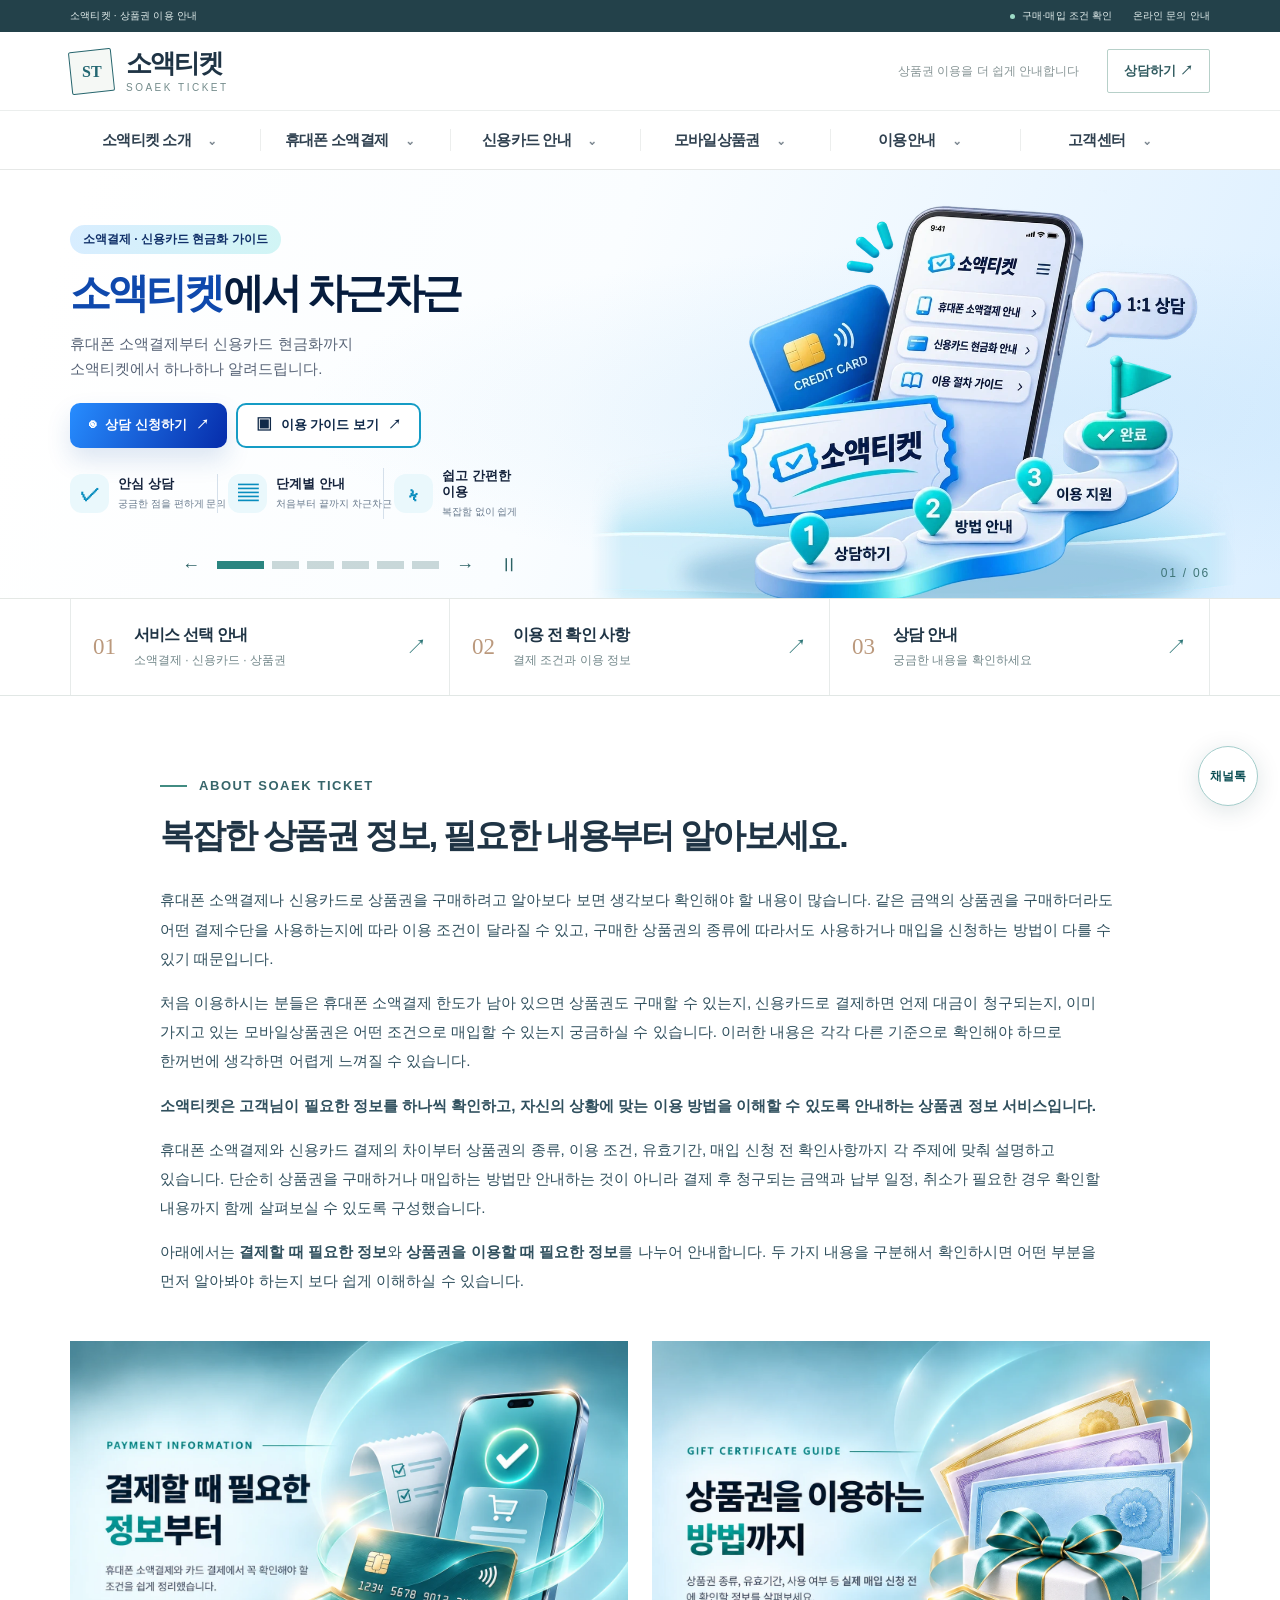
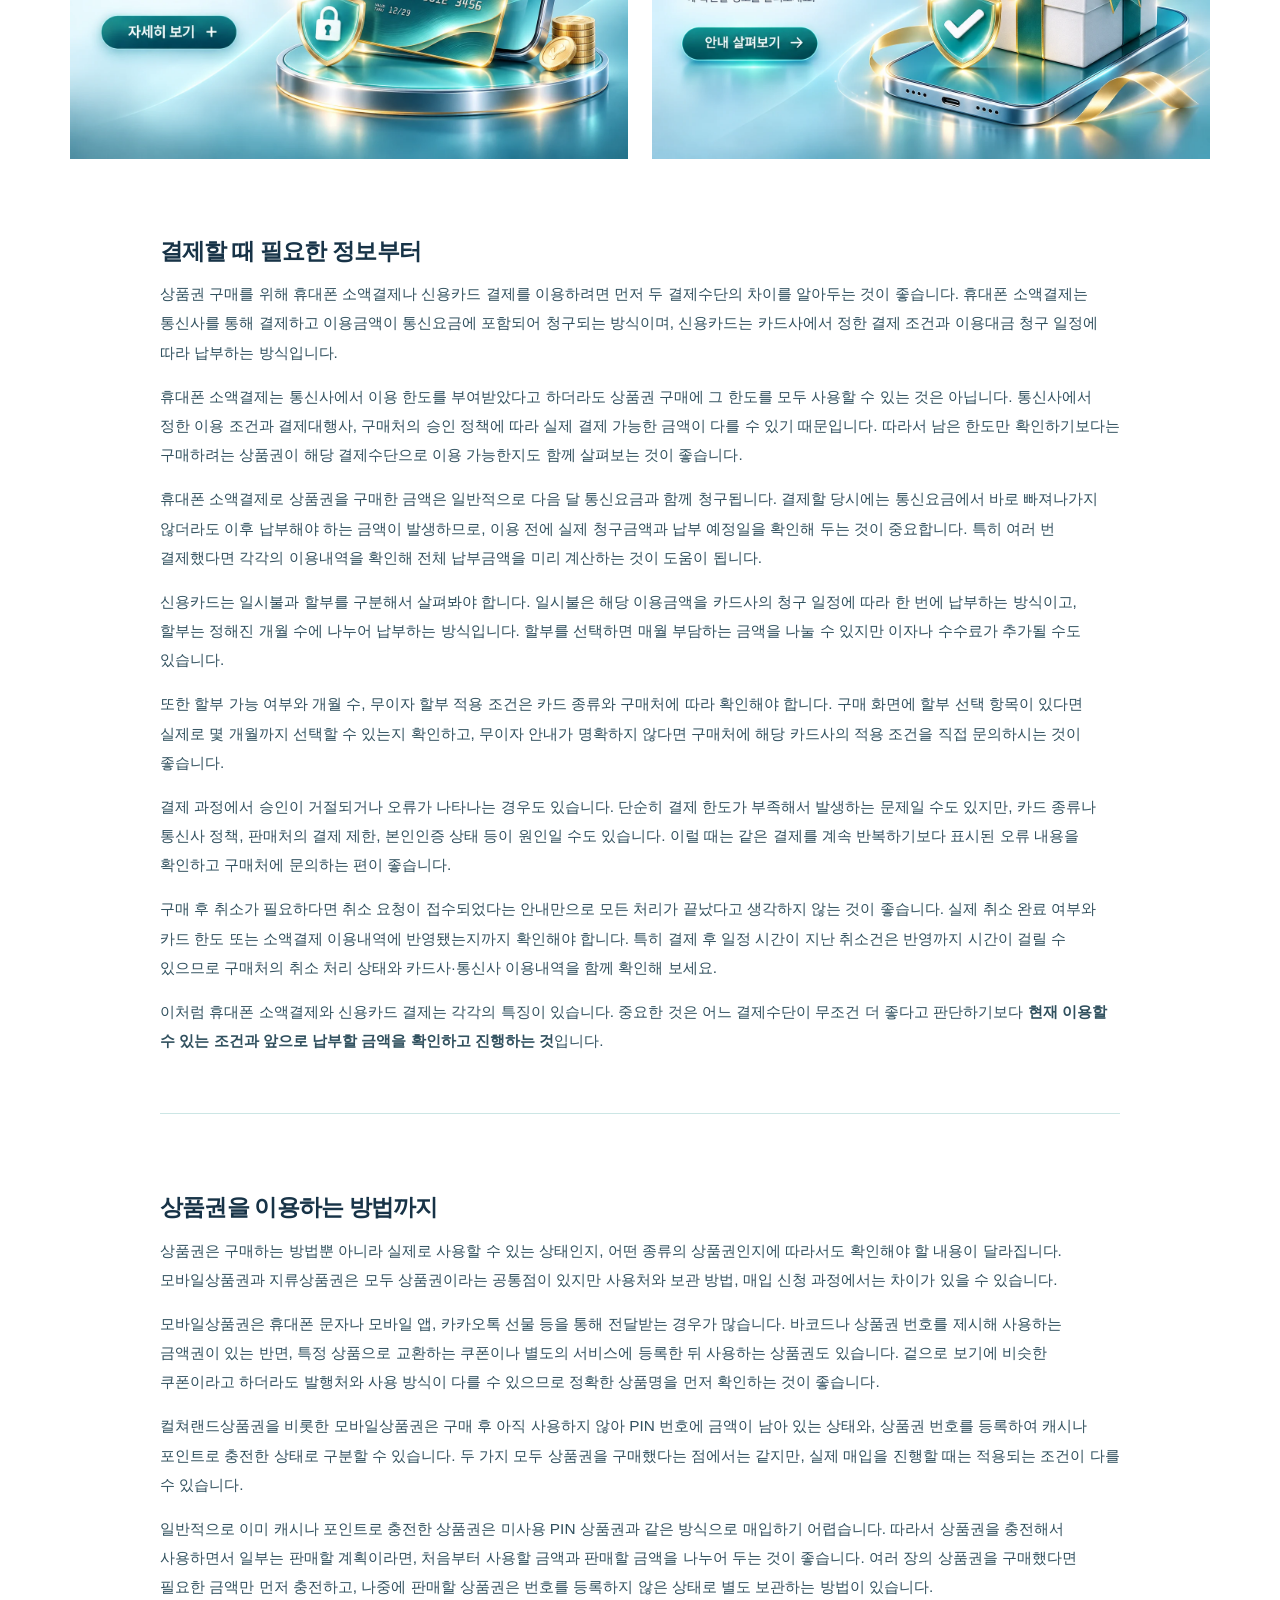
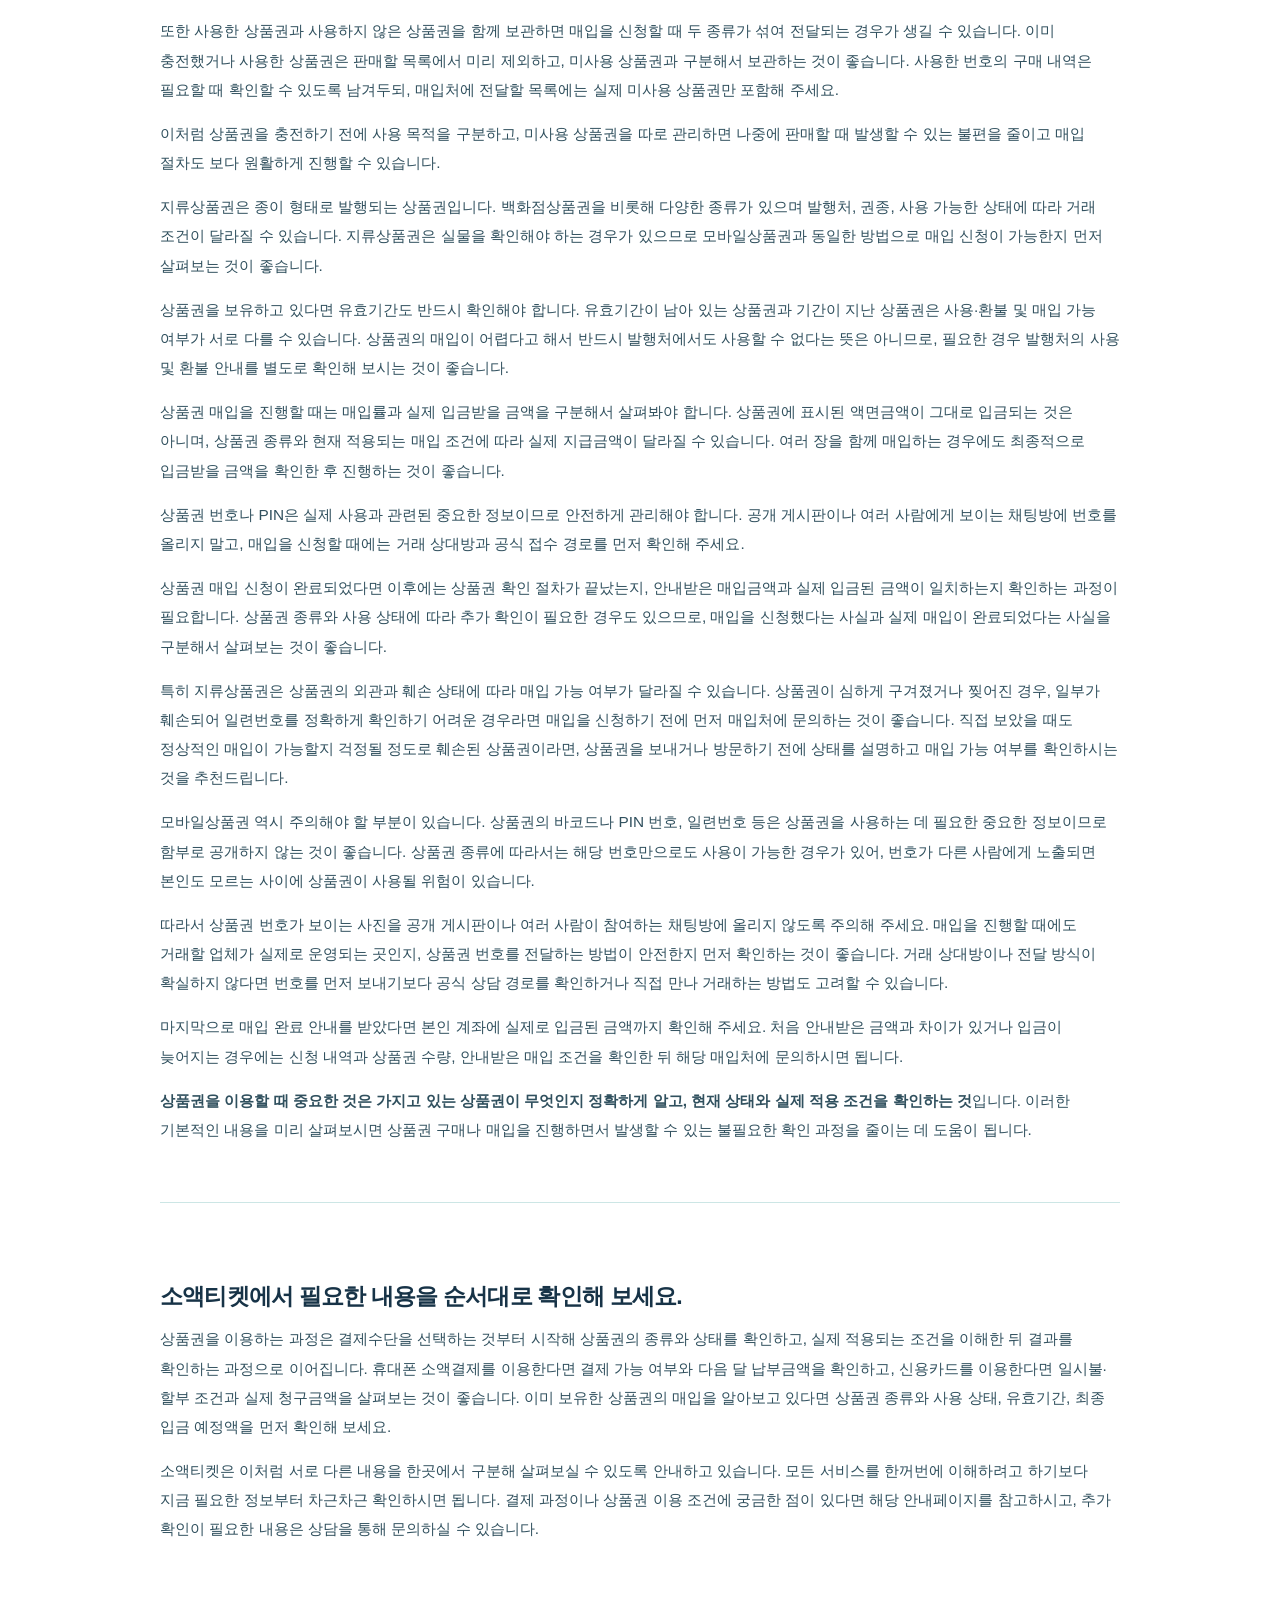
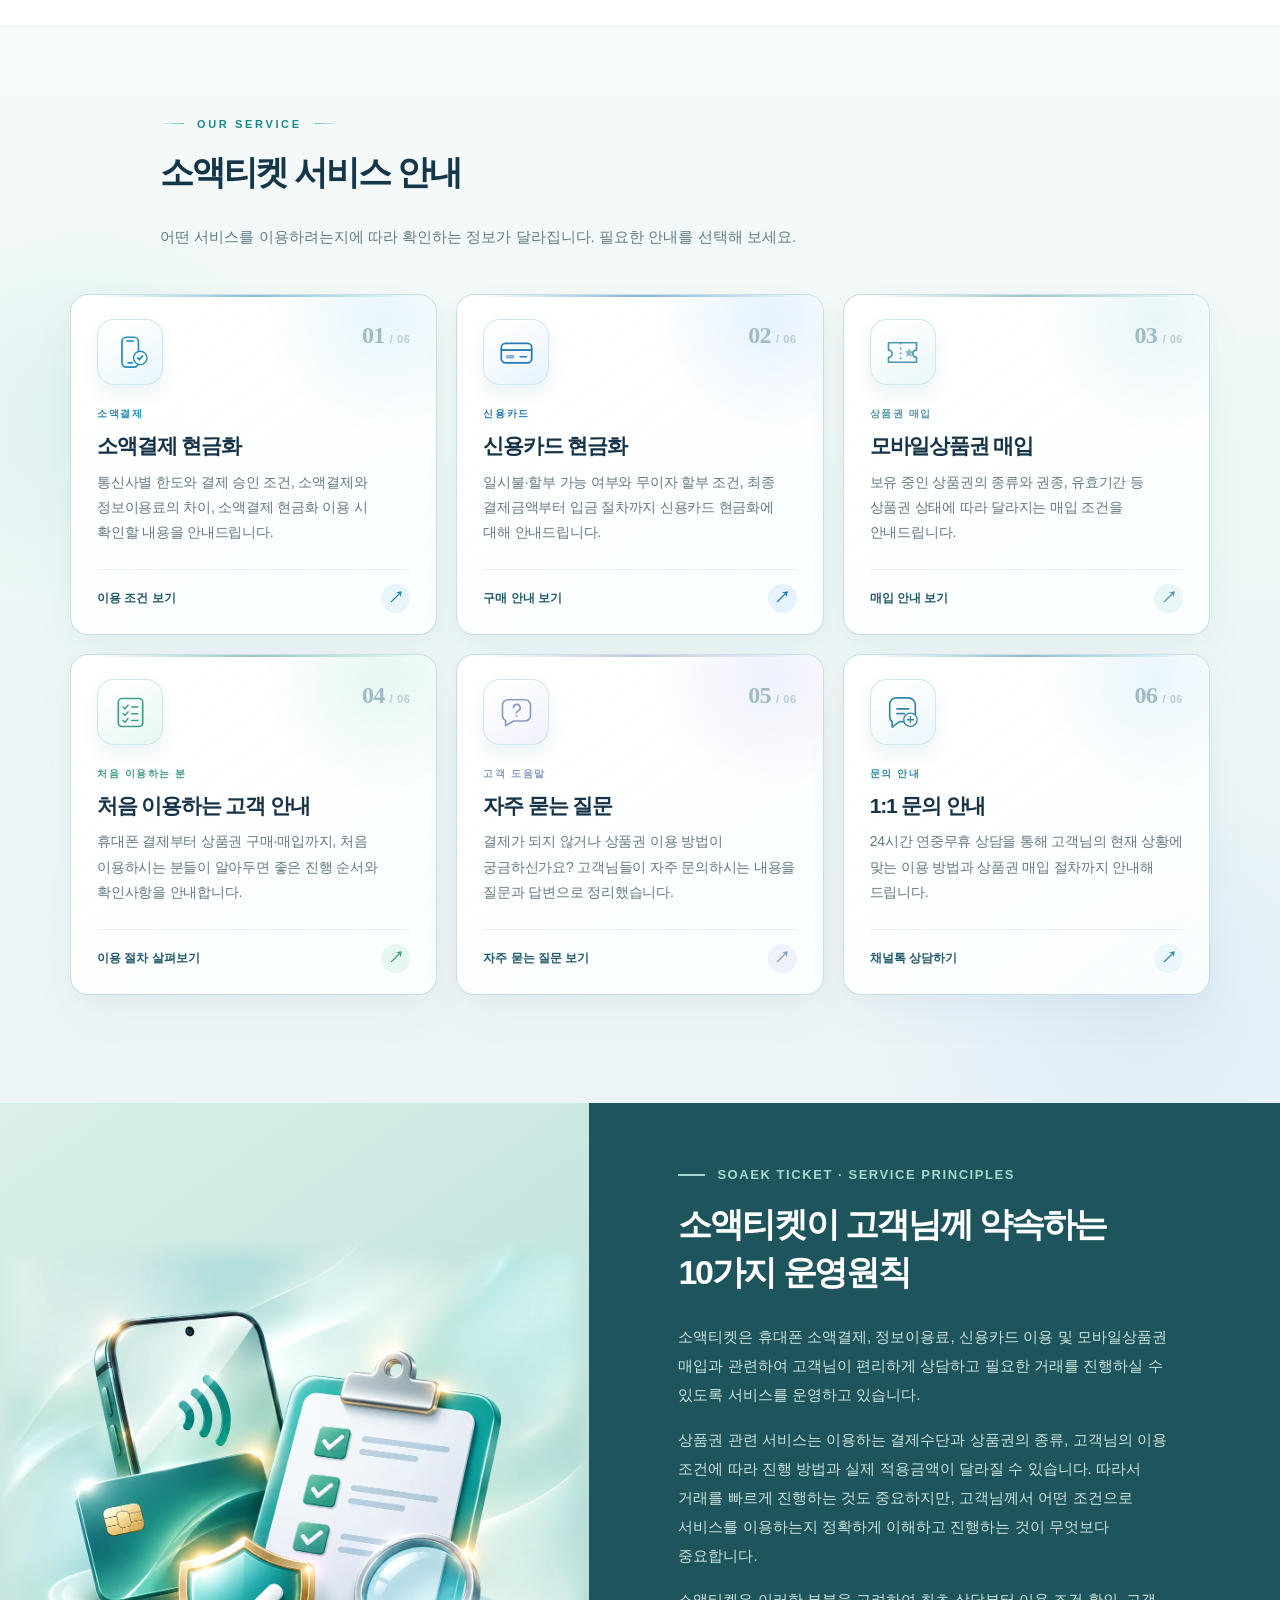
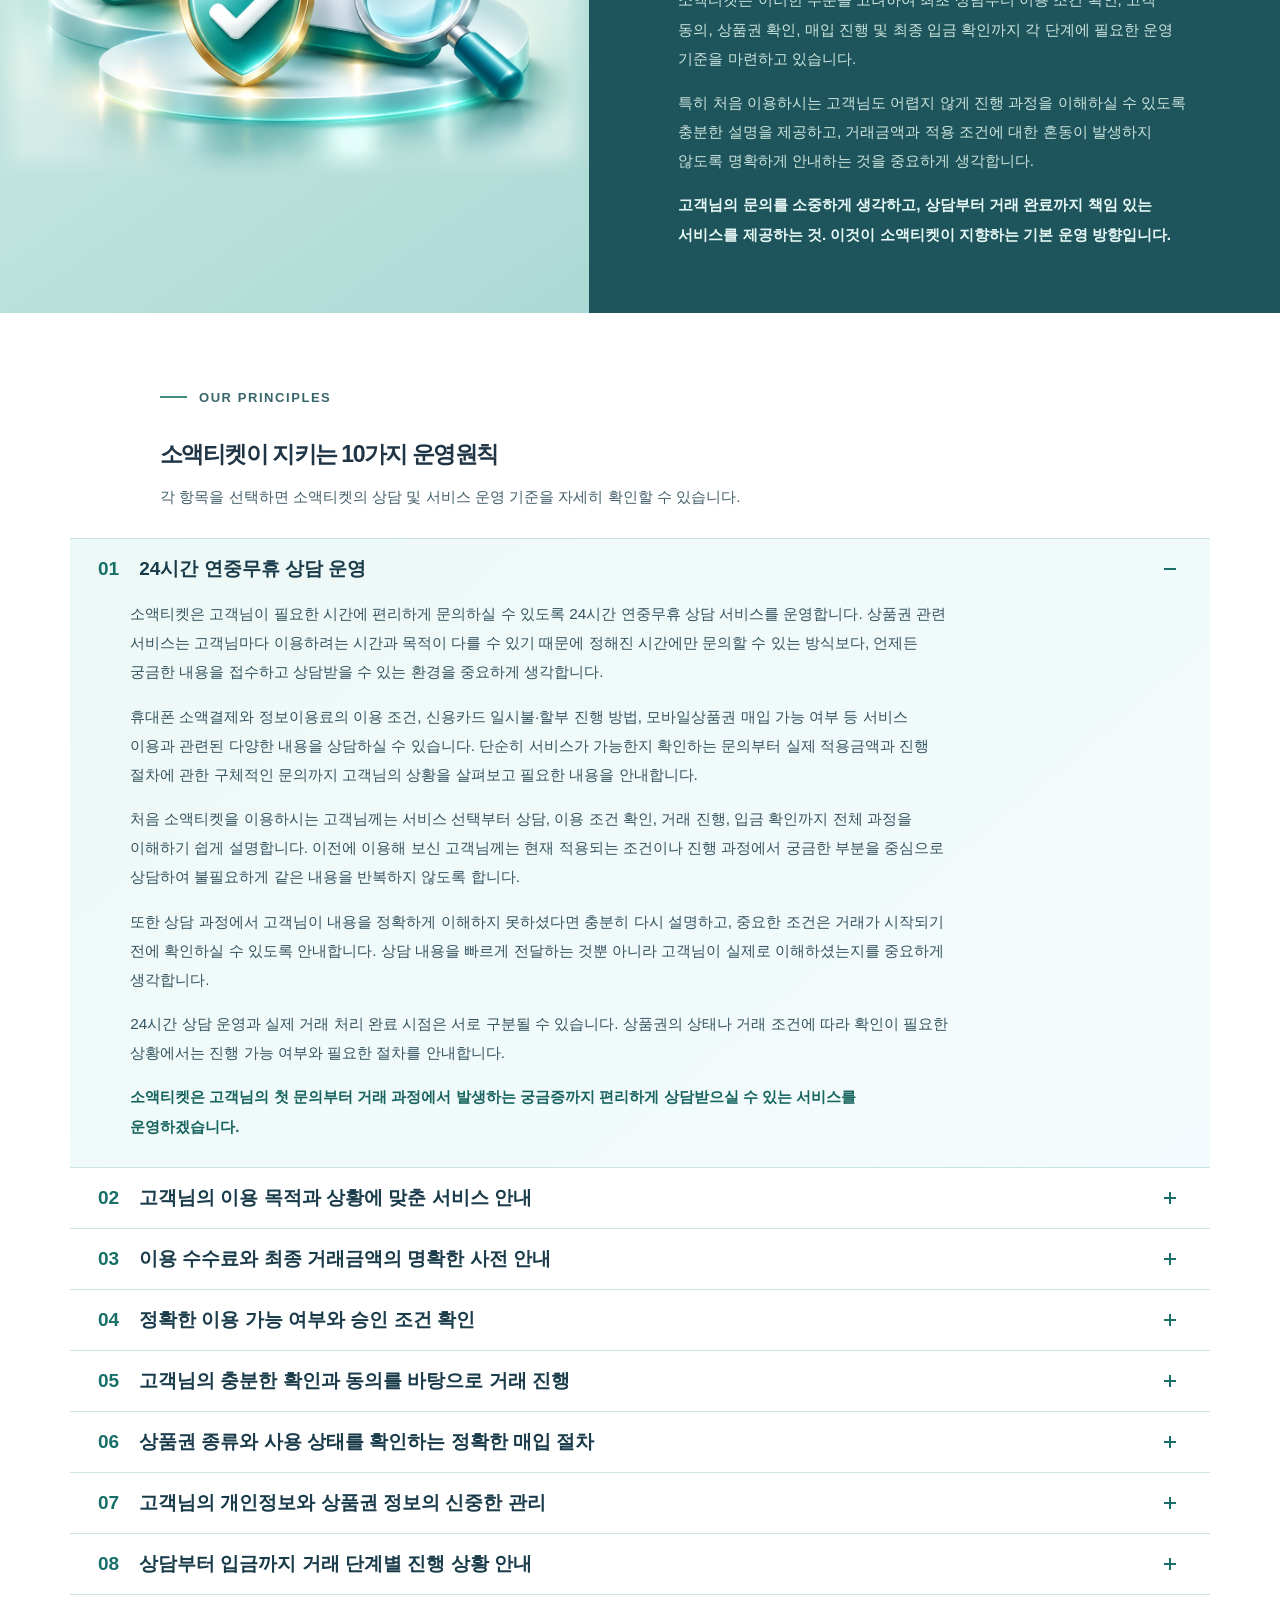
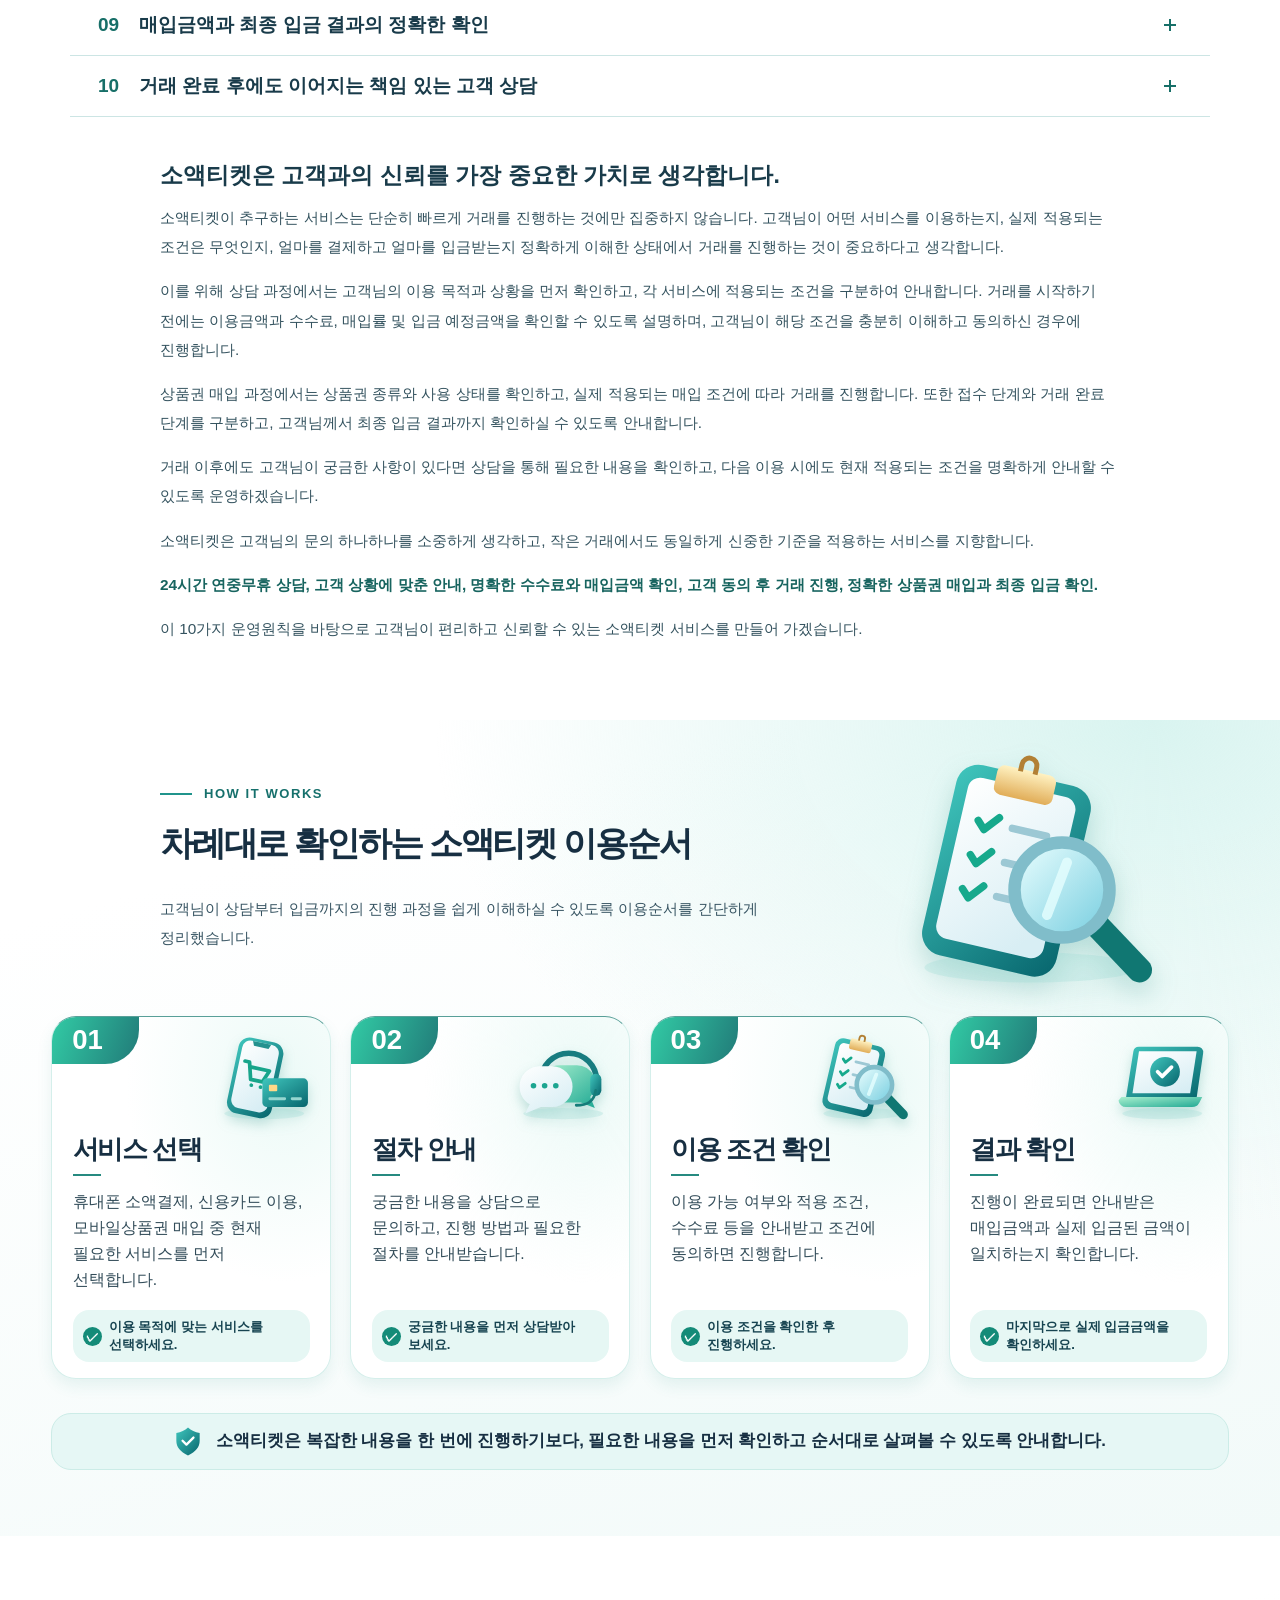
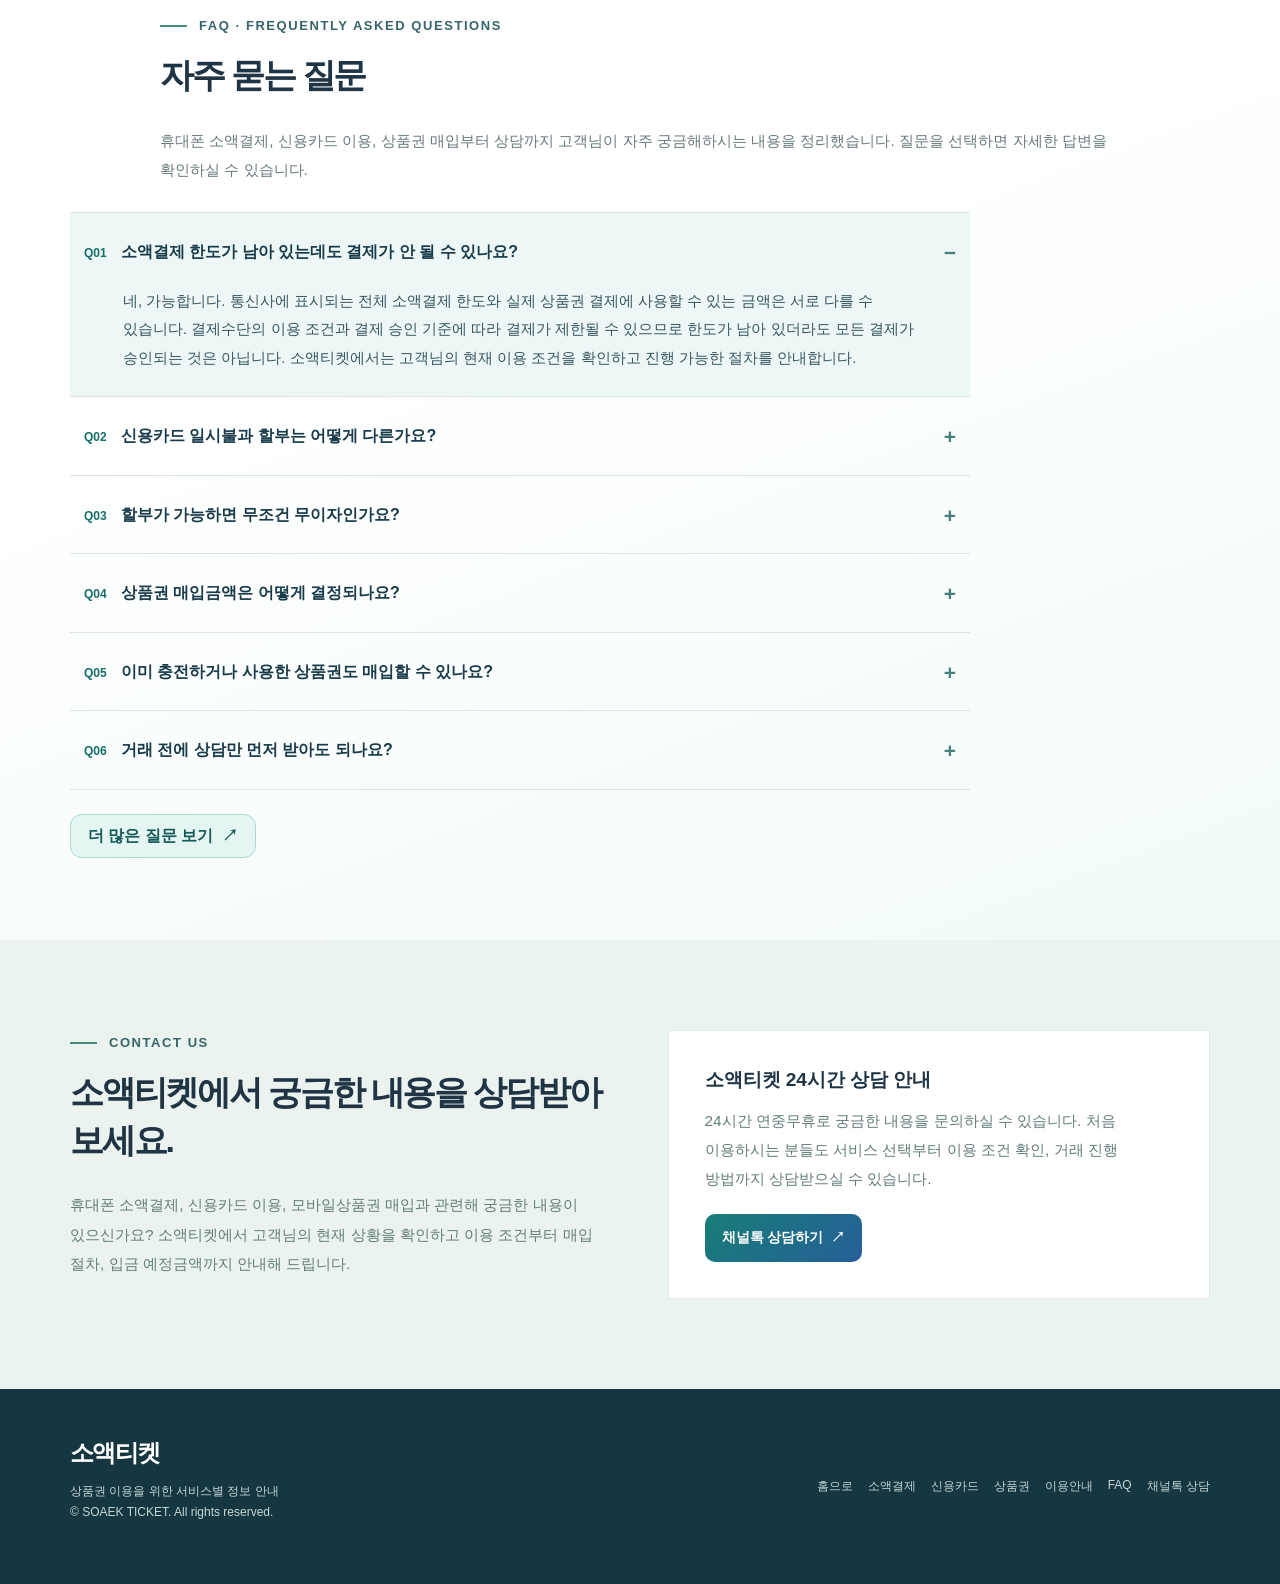
<file: public/index.html>
<!DOCTYPE html><html lang="ko"><head><meta name="google-site-verification" content="W2_Lb90d2qA-WBylYlN-ESDTRJlAv7cq3DvygiHfX8U" /><meta charset="utf-8"><meta name="viewport" content="width=device-width, initial-scale=1"><meta name="theme-color" content="#23414a"><title>소액티켓 | 소액결제 현금화 신용카드 현금화 최저수수료 안내 상품권매입</title><meta name="description" content="소액티켓은 휴대폰 소액결제 현금화, 신용카드 현금화 이용 방법과 수수료를 안내하고, 컬쳐랜드·도서문화상품권·백화점상품권 매입 서비스를 제공합니다. 매입률과 이용 조건은 채널톡에서 확인하세요."><link rel="canonical" href="https://soaekticket.pages.dev/"><meta property="og:type" content="website"><meta property="og:site_name" content="소액티켓"><meta property="og:title" content="소액티켓 | 소액결제 현금화 신용카드 현금화 최저수수료 안내 상품권매입"><meta property="og:description" content="소액티켓은 휴대폰 소액결제 현금화, 신용카드 현금화 이용 방법과 수수료를 안내하고, 컬쳐랜드·도서문화상품권·백화점상품권 매입 서비스를 제공합니다. 매입률과 이용 조건은 채널톡에서 확인하세요."><meta property="og:url" content="https://soaekticket.pages.dev/"><meta property="og:locale" content="ko_KR"><meta property="og:image" content="https://soaekticket.pages.dev/images/soaekticket-og-image.png"><meta property="og:image:type" content="image/png"><meta property="og:image:width" content="1200"><meta property="og:image:height" content="630"><meta property="og:image:alt" content="소액티켓 휴대폰, 신용카드 및 상품권 이용 안내"><meta name="twitter:card" content="summary_large_image"><meta name="twitter:image" content="https://soaekticket.pages.dev/images/soaekticket-og-image.png"><meta name="twitter:title" content="소액티켓 | 소액결제 현금화 신용카드 현금화 최저수수료 안내 상품권매입"><meta name="twitter:description" content="소액티켓은 휴대폰 소액결제 현금화, 신용카드 현금화 이용 방법과 수수료를 안내하고, 컬쳐랜드·도서문화상품권·백화점상품권 매입 서비스를 제공합니다. 매입률과 이용 조건은 채널톡에서 확인하세요."><script type="application/ld+json">{"@context":"https://schema.org","@type":"WebSite","name":"소액티켓","url":"https://soaekticket.pages.dev/"}</script><link rel="stylesheet" href="assets/site.css"><script src="assets/site.js" defer></script><link rel="icon" href="/favicon.ico" sizes="48x48"><link rel="icon" type="image/png" href="/favicon-32x32.png" sizes="32x32"><link rel="icon" type="image/png" href="/favicon-48x48.png" sizes="48x48"><link rel="icon" type="image/png" href="/favicon-192x192.png" sizes="192x192"><link rel="apple-touch-icon" href="/apple-touch-icon.png" sizes="180x180"></head><body><div class="utility"><div class="wrap"><span>소액티켓 · 상품권 이용 안내</span><div class="line"><span><i class="dot"></i>구매·매입 조건 확인</span><a href="faq.html#contact">온라인 문의 안내</a></div></div></div><header class="header site-header"><div class="wrap header-in brand-header"><a class="brand" href="index.html" aria-label="소액티켓 메인으로 이동"><span aria-hidden="true" class="brand-mark"><span>ST</span></span><span><span class="brand-name">소액티켓</span><span class="brand-en" style="display:block">SOAEK TICKET</span></span></a><div class="header-right"><span class="header-quiet">상품권 이용을 더 쉽게 안내합니다</span><a class="header-cta" href="https://koreagiftcard.channel.io/home?page=소액티켓" target="_blank" rel="noopener noreferrer" data-channel-talk>상담하기 <span aria-hidden="true">↗</span></a></div><button class="menu-toggle mobile-nav-toggle" aria-controls="menu-shell" aria-expanded="false" aria-label="전체 메뉴 열기" type="button"><span></span><span></span><span></span></button></div><div class="menu-shell" id="menu-shell"><nav class="primary-navigation wrap" aria-label="전체 서비스 메뉴"><div class="primary-item" data-menu-group="brand"><div class="primary-tab"><a class="primary-link" href="/">소액티켓 소개</a><button class="primary-submenu-toggle" type="button" data-menu-trigger="brand" aria-expanded="false" aria-controls="mega-menu" aria-label="소액티켓 소개 하위 메뉴"><span class="tab-caret" aria-hidden="true">⌄</span></button></div><div class="mobile-submenu"><a class="mobile-sub-link" href="/#about">소액티켓 소개</a><a class="mobile-sub-link" href="index.html#standards">서비스 운영 원칙</a><a class="mobile-sub-link" href="/#process">소액티켓 이용순서</a></div></div><div class="primary-item" data-menu-group="mobile"><div class="primary-tab"><a class="primary-link" href="/mobile-payment">휴대폰 소액결제</a><button class="primary-submenu-toggle" type="button" data-menu-trigger="mobile" aria-expanded="false" aria-controls="mega-menu" aria-label="휴대폰 소액결제 하위 메뉴"><span class="tab-caret" aria-hidden="true">⌄</span></button></div><div class="mobile-submenu"><a class="mobile-sub-link" href="mobile-payment.html#overview">서비스 안내</a><a class="mobile-sub-link" href="mobile-payment.html#limits">결제 한도</a><a class="mobile-sub-link" href="mobile-payment.html#troubleshooting">승인 제한·오류</a><a class="mobile-sub-link" href="mobile-payment.html#billing">청구·납부 정보</a></div></div><div class="primary-item" data-menu-group="credit"><div class="primary-tab"><a class="primary-link" href="/credit-card">신용카드 안내</a><button class="primary-submenu-toggle" type="button" data-menu-trigger="credit" aria-expanded="false" aria-controls="mega-menu" aria-label="신용카드 안내 하위 메뉴"><span class="tab-caret" aria-hidden="true">⌄</span></button></div><div class="mobile-submenu"><a class="mobile-sub-link" href="credit-card.html#overview">상품권 카드 구매</a><a class="mobile-sub-link" href="credit-card.html#methods">일시불·할부 안내</a><a class="mobile-sub-link" href="credit-card.html#fees">결제 금액·무이자</a><a class="mobile-sub-link" href="credit-card.html#supported">카드별 이용 조건</a></div></div><div class="primary-item" data-menu-group="gift"><div class="primary-tab"><a class="primary-link" href="/giftcard">모바일상품권</a><button class="primary-submenu-toggle" type="button" data-menu-trigger="gift" aria-expanded="false" aria-controls="mega-menu" aria-label="모바일상품권 하위 메뉴"><span class="tab-caret" aria-hidden="true">⌄</span></button></div><div class="mobile-submenu"><a class="mobile-sub-link" href="giftcard.html#overview">상품권 매입 안내</a><a class="mobile-sub-link" href="giftcard.html#types">상품권 종류·권종</a><a class="mobile-sub-link" href="giftcard.html#condition">유효기간·사용 상태</a><a class="mobile-sub-link" href="giftcard.html#payout">매입금액·입금 확인</a></div></div><div class="primary-item" data-menu-group="usage"><div class="primary-tab"><a class="primary-link" href="/guide">이용안내</a><button class="primary-submenu-toggle" type="button" data-menu-trigger="usage" aria-expanded="false" aria-controls="mega-menu" aria-label="이용안내 하위 메뉴"><span class="tab-caret" aria-hidden="true">⌄</span></button></div><div class="mobile-submenu"><a class="mobile-sub-link" href="guide.html#steps">전체 이용 절차</a><a class="mobile-sub-link" href="guide.html#before">이용 전 점검</a><a class="mobile-sub-link" href="guide.html#result">거래 결과 확인</a><a class="mobile-sub-link" href="guide.html#privacy">안전한 정보 전달</a></div></div><div class="primary-item" data-menu-group="support"><div class="primary-tab"><a class="primary-link" href="/faq">고객센터</a><button class="primary-submenu-toggle" type="button" data-menu-trigger="support" aria-expanded="false" aria-controls="mega-menu" aria-label="고객센터 하위 메뉴"><span class="tab-caret" aria-hidden="true">⌄</span></button></div><div class="mobile-submenu"><a class="mobile-sub-link" href="faq.html#questions">자주 묻는 질문</a><a class="mobile-sub-link" href="faq.html#contact">상담 안내</a></div></div></nav><div class="mega-menu" id="mega-menu" aria-hidden="true"><div class="mega-menu-inner wrap"><div class="mega-grid"><section class="mega-column" data-menu-column="brand" aria-label="소액티켓 소개"><a class="mega-col-heading" href="index.html#about">소액티켓 소개</a><div class="mega-list"><a class="mega-sub-link" href="/#about">소액티켓 소개</a><a class="mega-sub-link" href="index.html#standards">서비스 운영 원칙</a><a class="mega-sub-link" href="/#process">소액티켓 이용순서</a></div></section><section class="mega-column" data-menu-column="mobile" aria-label="휴대폰 소액결제"><a class="mega-col-heading" href="mobile-payment.html#overview">휴대폰 소액결제</a><div class="mega-list"><a class="mega-sub-link" href="mobile-payment.html#overview">서비스 안내</a><a class="mega-sub-link" href="mobile-payment.html#limits">결제 한도</a><a class="mega-sub-link" href="mobile-payment.html#troubleshooting">승인 제한·오류</a><a class="mega-sub-link" href="mobile-payment.html#billing">청구·납부 정보</a></div></section><section class="mega-column" data-menu-column="credit" aria-label="신용카드 안내"><a class="mega-col-heading" href="credit-card.html#overview">신용카드 안내</a><div class="mega-list"><a class="mega-sub-link" href="credit-card.html#overview">상품권 카드 구매</a><a class="mega-sub-link" href="credit-card.html#methods">일시불·할부 안내</a><a class="mega-sub-link" href="credit-card.html#fees">결제 금액·무이자</a><a class="mega-sub-link" href="credit-card.html#supported">카드별 이용 조건</a></div></section><section class="mega-column" data-menu-column="gift" aria-label="모바일상품권"><a class="mega-col-heading" href="giftcard.html#overview">모바일상품권</a><div class="mega-list"><a class="mega-sub-link" href="giftcard.html#overview">상품권 매입 안내</a><a class="mega-sub-link" href="giftcard.html#types">상품권 종류·권종</a><a class="mega-sub-link" href="giftcard.html#condition">유효기간·사용 상태</a><a class="mega-sub-link" href="giftcard.html#payout">매입금액·입금 확인</a></div></section><section class="mega-column" data-menu-column="usage" aria-label="이용안내"><a class="mega-col-heading" href="guide.html#steps">이용안내</a><div class="mega-list"><a class="mega-sub-link" href="guide.html#steps">전체 이용 절차</a><a class="mega-sub-link" href="guide.html#before">이용 전 점검</a><a class="mega-sub-link" href="guide.html#result">거래 결과 확인</a><a class="mega-sub-link" href="guide.html#privacy">안전한 정보 전달</a></div></section><section class="mega-column" data-menu-column="support" aria-label="고객센터"><a class="mega-col-heading" href="faq.html#questions">고객센터</a><div class="mega-list"><a class="mega-sub-link" href="faq.html#questions">자주 묻는 질문</a><a class="mega-sub-link" href="faq.html#contact">상담 안내</a></div></section></div></div></div></div></header><main id="top" class="home-document">
<section aria-label="소액티켓 대표 배너" class="hero">
<div aria-hidden="false" class="hero-slide hero-slide-intro hero-slide-original on">
  <div class="hero-inner">
    <div class="hero-copy">
      <div class="hero-over hero-over-pill">소액결제 · 신용카드 현금화 가이드</div>
      <h1 class="hero-reference-title"><em>소액티켓</em>에서 차근차근</h1>
      <p class="hero-desc">휴대폰 소액결제부터 신용카드 현금화까지<br>소액티켓에서 하나하나 알려드립니다.</p>
      <div class="hero-intro-actions">
        <a class="hero-cta hero-cta-primary" href="/faq"><span class="hero-cta-ico" aria-hidden="true">◉</span> 상담 신청하기 <span aria-hidden="true">↗</span></a>
        <a class="hero-cta hero-cta-secondary" href="/guide"><span class="hero-cta-ico" aria-hidden="true">▣</span> 이용 가이드 보기 <span aria-hidden="true">↗</span></a>
      </div>
      <div class="hero-intro-trust" aria-label="소액티켓 서비스 안내">
        <span><b class="hero-trust-icon">✓</b><span><strong>안심 상담</strong><small>궁금한 점을 편하게 문의</small></span></span>
        <span><b class="hero-trust-icon">▤</b><span><strong>단계별 안내</strong><small>처음부터 끝까지 차근차근</small></span></span>
        <span><b class="hero-trust-icon">ϟ</b><span><strong>쉽고 간편한 이용</strong><small>복잡함 없이 쉽게</small></span></span>
      </div>
    </div>
    <div class="hero-intro-art">
      <img src="assets/soaekticket-hero-01.webp" alt="소액티켓 휴대폰, 카드, 상품권과 3단계 이용 흐름을 표현한 3D 일러스트" width="1200" height="800">
    </div>
  </div>
</div>
<div aria-hidden="true" class="hero-slide" data-color="peach"><div class="hero-inner"><div class="hero-copy"><div class="hero-over">MOBILE PAYMENT</div><h1>휴대폰으로 결제하기 전,<br/><em>가능한 조건부터</em><br/>확인하세요.</h1><p class="hero-desc">남은 소액결제 한도와 실제 결제 승인 여부는 다를 수 있습니다.<br/>구매 전 확인할 사항을 쉽게 안내합니다.</p><a class="hero-link" href="/mobile-payment">소액결제 안내 보기 <strong>↗</strong></a></div><div class="hero-payment-art"><img src="assets/soaekticket-hero-02.webp" width="800" height="540" alt="스마트폰과 카드로 표현한 휴대폰 소액결제 이용 안내"></div></div></div>
<div aria-hidden="true" class="hero-slide" data-color="blue"><div class="hero-inner"><div class="hero-copy"><div class="hero-over">CREDIT CARD GUIDE</div><h1>일시불과 할부,<br/><em>카드 결제 방식의</em><br/>차이를 알아보세요.</h1><p class="hero-desc">사용할 카드와 결제 조건, 청구 시점까지.<br/>상품권 구매 전에 필요한 내용을 정리했습니다.</p><a class="hero-link" href="/credit-card">신용카드 안내 보기 <strong>↗</strong></a></div><div class="hero-credit-art"><img src="assets/soaekticket-hero-03.webp" width="1254" height="1065" alt="신용카드와 달력으로 표현한 카드 결제 안내"></div></div></div>
<div aria-hidden="true" class="hero-slide" data-color="lavender"><div class="hero-inner"><div class="hero-copy"><div class="hero-over">GIFT CERTIFICATE</div><h1>받아두었던 상품권,<br/><em>사용 상태와 권종을</em><br/>살펴보세요.</h1><p class="hero-desc">모바일상품권과 지류상품권의 종류, 유효기간, 사용 상태에 따라<br/>매입 가능 여부와 조건이 달라질 수 있습니다.</p><a class="hero-link" href="/giftcard">상품권 매입 안내 <strong>↗</strong></a></div><div class="hero-scene hero-slide04-art">
  <img src="assets/soaekticket-hero-04.webp" width="1135" height="560"
       alt="모바일상품권과 지류상품권의 종류, 사용 상태와 유효기간 확인을 표현한 3D 이미지"
       decoding="async" />
</div></div></div>
<div aria-hidden="true" class="hero-slide" data-color="sand"><div class="hero-inner"><div class="hero-copy"><div class="hero-over">HOW TO USE</div><h1>처음 이용하셔도<br/><em>순서대로 따라가면</em><br/>어렵지 않습니다.</h1><p class="hero-desc">정보 확인부터 상담, 조건 안내, 결과 확인까지.<br/>필요한 절차를 단계별로 살펴보세요.</p><a class="hero-link" href="/guide">이용 절차 확인하기 <strong>↗</strong></a></div><div class="hero-guide-art"><img src="assets/soaekticket-hero-05.webp" width="1175" height="628" alt="체크리스트와 세 단계로 표현한 소액티켓 이용 절차" decoding="async"></div></div></div>
<div aria-hidden="true" class="hero-slide" data-color="green"><div class="hero-inner"><div class="hero-copy"><div class="hero-over">HERE TO HELP</div><h1>궁금한 내용이 있다면<br/><em>먼저 확인하고</em><br/>결정하세요.</h1><p class="hero-desc">정확한 거래 조건을 확인하는 과정이 우선입니다.<br/>소액티켓은 이해하기 쉬운 상품권 정보 안내를 지향합니다.</p><a class="hero-link" href="/faq">자주 묻는 질문 보기 <strong>↗</strong></a></div><div class="hero-faq-art"><img src="assets/soaekticket-hero-06.webp" width="1310" height="724" alt="노트북과 체크리스트로 표현한 자주 묻는 질문 안내" decoding="async"></div></div></div>
<div class="hero-controls"><button aria-label="이전 배너" id="prev">←</button><div aria-label="배너 선택" class="hero-dots" role="tablist"></div><button aria-label="다음 배너" id="next">→</button><button aria-label="자동 넘김 일시정지" id="pause">Ⅱ</button></div><span class="hero-index"><span id="current">01</span> / 06</span>
</section>
<div class="quick-strip"><div class="wrap"><a href="#services"><span class="quick-num">01</span><span><b>서비스 선택 안내</b><small>소액결제 · 신용카드 · 상품권</small></span><span class="quick-arrow">↗</span></a><a href="/guide#before"><span class="quick-num">02</span><span><b>이용 전 확인 사항</b><small>결제 조건과 이용 정보</small></span><span class="quick-arrow">↗</span></a><a href="#contact"><span class="quick-num">03</span><span><b>상담 안내</b><small>궁금한 내용을 확인하세요</small></span><span class="quick-arrow">↗</span></a></div></div>
<section class="section" id="about"><div class="wrap"><div class="eyebrow">ABOUT SOAEK TICKET</div><h2 class="section-title">복잡한 상품권 정보, 필요한 내용부터 알아보세요.</h2>
<div class="about-copy about-intro">
  <p>휴대폰 소액결제나 신용카드로 상품권을 구매하려고 알아보다 보면 생각보다 확인해야 할 내용이 많습니다. 같은 금액의 상품권을 구매하더라도 어떤 결제수단을 사용하는지에 따라 이용 조건이 달라질 수 있고, 구매한 상품권의 종류에 따라서도 사용하거나 매입을 신청하는 방법이 다를 수 있기 때문입니다.</p>
  <p>처음 이용하시는 분들은 휴대폰 소액결제 한도가 남아 있으면 상품권도 구매할 수 있는지, 신용카드로 결제하면 언제 대금이 청구되는지, 이미 가지고 있는 모바일상품권은 어떤 조건으로 매입할 수 있는지 궁금하실 수 있습니다. 이러한 내용은 각각 다른 기준으로 확인해야 하므로 한꺼번에 생각하면 어렵게 느껴질 수 있습니다.</p>
  <p><strong>소액티켓은 고객님이 필요한 정보를 하나씩 확인하고, 자신의 상황에 맞는 이용 방법을 이해할 수 있도록 안내하는 상품권 정보 서비스입니다.</strong></p>
  <p>휴대폰 소액결제와 신용카드 결제의 차이부터 상품권의 종류, 이용 조건, 유효기간, 매입 신청 전 확인사항까지 각 주제에 맞춰 설명하고 있습니다. 단순히 상품권을 구매하거나 매입하는 방법만 안내하는 것이 아니라 결제 후 청구되는 금액과 납부 일정, 취소가 필요한 경우 확인할 내용까지 함께 살펴보실 수 있도록 구성했습니다.</p>
  <p>아래에서는 <strong>결제할 때 필요한 정보</strong>와 <strong>상품권을 이용할 때 필요한 정보</strong>를 나누어 안내합니다. 두 가지 내용을 구분해서 확인하시면 어떤 부분을 먼저 알아봐야 하는지 보다 쉽게 이해하실 수 있습니다.</p>
</div>
<div class="features">
  <a class="feature-card-link" href="#about-payment-heading">
    <img src="assets/payment-information-card-v3.webp" width="1448" height="1086"
         alt="결제할 때 필요한 정보부터. 휴대폰 소액결제와 카드 결제에서 꼭 확인해야 할 조건을 쉽게 정리했습니다. 소액결제 안내 자세히 보기."
         loading="lazy" decoding="async">
  </a>
  <a class="feature-card-link" href="giftcard.html#overview">
    <img src="assets/gift-certificate-card-v3.webp" width="1448" height="1086"
         alt="상품권을 이용하는 방법까지. 상품권 종류, 유효기간, 사용 여부 등 실제 매입 신청 전에 확인할 정보를 살펴보세요. 상품권 안내 살펴보기."
         loading="lazy" decoding="async">
  </a>
</div>
<div class="about-copy about-details">
  <section aria-labelledby="about-payment-heading">
    <h3 id="about-payment-heading">결제할 때 필요한 정보부터</h3>
    <p>상품권 구매를 위해 휴대폰 소액결제나 신용카드 결제를 이용하려면 먼저 두 결제수단의 차이를 알아두는 것이 좋습니다. 휴대폰 소액결제는 통신사를 통해 결제하고 이용금액이 통신요금에 포함되어 청구되는 방식이며, 신용카드는 카드사에서 정한 결제 조건과 이용대금 청구 일정에 따라 납부하는 방식입니다.</p>
    <p>휴대폰 소액결제는 통신사에서 이용 한도를 부여받았다고 하더라도 상품권 구매에 그 한도를 모두 사용할 수 있는 것은 아닙니다. 통신사에서 정한 이용 조건과 결제대행사, 구매처의 승인 정책에 따라 실제 결제 가능한 금액이 다를 수 있기 때문입니다. 따라서 남은 한도만 확인하기보다는 구매하려는 상품권이 해당 결제수단으로 이용 가능한지도 함께 살펴보는 것이 좋습니다.</p>
    <p>휴대폰 소액결제로 상품권을 구매한 금액은 일반적으로 다음 달 통신요금과 함께 청구됩니다. 결제할 당시에는 통신요금에서 바로 빠져나가지 않더라도 이후 납부해야 하는 금액이 발생하므로, 이용 전에 실제 청구금액과 납부 예정일을 확인해 두는 것이 중요합니다. 특히 여러 번 결제했다면 각각의 이용내역을 확인해 전체 납부금액을 미리 계산하는 것이 도움이 됩니다.</p>
    <p>신용카드는 일시불과 할부를 구분해서 살펴봐야 합니다. 일시불은 해당 이용금액을 카드사의 청구 일정에 따라 한 번에 납부하는 방식이고, 할부는 정해진 개월 수에 나누어 납부하는 방식입니다. 할부를 선택하면 매월 부담하는 금액을 나눌 수 있지만 이자나 수수료가 추가될 수도 있습니다.</p>
    <p>또한 할부 가능 여부와 개월 수, 무이자 할부 적용 조건은 카드 종류와 구매처에 따라 확인해야 합니다. 구매 화면에 할부 선택 항목이 있다면 실제로 몇 개월까지 선택할 수 있는지 확인하고, 무이자 안내가 명확하지 않다면 구매처에 해당 카드사의 적용 조건을 직접 문의하시는 것이 좋습니다.</p>
    <p>결제 과정에서 승인이 거절되거나 오류가 나타나는 경우도 있습니다. 단순히 결제 한도가 부족해서 발생하는 문제일 수도 있지만, 카드 종류나 통신사 정책, 판매처의 결제 제한, 본인인증 상태 등이 원인일 수도 있습니다. 이럴 때는 같은 결제를 계속 반복하기보다 표시된 오류 내용을 확인하고 구매처에 문의하는 편이 좋습니다.</p>
    <p>구매 후 취소가 필요하다면 취소 요청이 접수되었다는 안내만으로 모든 처리가 끝났다고 생각하지 않는 것이 좋습니다. 실제 취소 완료 여부와 카드 한도 또는 소액결제 이용내역에 반영됐는지까지 확인해야 합니다. 특히 결제 후 일정 시간이 지난 취소건은 반영까지 시간이 걸릴 수 있으므로 구매처의 취소 처리 상태와 카드사·통신사 이용내역을 함께 확인해 보세요.</p>
    <p>이처럼 휴대폰 소액결제와 신용카드 결제는 각각의 특징이 있습니다. 중요한 것은 어느 결제수단이 무조건 더 좋다고 판단하기보다 <strong>현재 이용할 수 있는 조건과 앞으로 납부할 금액을 확인하고 진행하는 것</strong>입니다.</p>
  </section>
  <section aria-labelledby="about-gift-heading">
    <h3 id="about-gift-heading">상품권을 이용하는 방법까지</h3>
    <p>상품권은 구매하는 방법뿐 아니라 실제로 사용할 수 있는 상태인지, 어떤 종류의 상품권인지에 따라서도 확인해야 할 내용이 달라집니다. 모바일상품권과 지류상품권은 모두 상품권이라는 공통점이 있지만 사용처와 보관 방법, 매입 신청 과정에서는 차이가 있을 수 있습니다.</p>
    <p>모바일상품권은 휴대폰 문자나 모바일 앱, 카카오톡 선물 등을 통해 전달받는 경우가 많습니다. 바코드나 상품권 번호를 제시해 사용하는 금액권이 있는 반면, 특정 상품으로 교환하는 쿠폰이나 별도의 서비스에 등록한 뒤 사용하는 상품권도 있습니다. 겉으로 보기에 비슷한 쿠폰이라고 하더라도 발행처와 사용 방식이 다를 수 있으므로 정확한 상품명을 먼저 확인하는 것이 좋습니다.</p>
    <p>컬쳐랜드상품권을 비롯한 모바일상품권은 구매 후 아직 사용하지 않아 PIN 번호에 금액이 남아 있는 상태와, 상품권 번호를 등록하여 캐시나 포인트로 충전한 상태로 구분할 수 있습니다. 두 가지 모두 상품권을 구매했다는 점에서는 같지만, 실제 매입을 진행할 때는 적용되는 조건이 다를 수 있습니다.</p>
    <p>일반적으로 이미 캐시나 포인트로 충전한 상품권은 미사용 PIN 상품권과 같은 방식으로 매입하기 어렵습니다. 따라서 상품권을 충전해서 사용하면서 일부는 판매할 계획이라면, 처음부터 사용할 금액과 판매할 금액을 나누어 두는 것이 좋습니다. 여러 장의 상품권을 구매했다면 필요한 금액만 먼저 충전하고, 나중에 판매할 상품권은 번호를 등록하지 않은 상태로 별도 보관하는 방법이 있습니다.</p>
    <p>또한 사용한 상품권과 사용하지 않은 상품권을 함께 보관하면 매입을 신청할 때 두 종류가 섞여 전달되는 경우가 생길 수 있습니다. 이미 충전했거나 사용한 상품권은 판매할 목록에서 미리 제외하고, 미사용 상품권과 구분해서 보관하는 것이 좋습니다. 사용한 번호의 구매 내역은 필요할 때 확인할 수 있도록 남겨두되, 매입처에 전달할 목록에는 실제 미사용 상품권만 포함해 주세요.</p>
    <p>이처럼 상품권을 충전하기 전에 사용 목적을 구분하고, 미사용 상품권을 따로 관리하면 나중에 판매할 때 발생할 수 있는 불편을 줄이고 매입 절차도 보다 원활하게 진행할 수 있습니다.</p>
    <p>지류상품권은 종이 형태로 발행되는 상품권입니다. 백화점상품권을 비롯해 다양한 종류가 있으며 발행처, 권종, 사용 가능한 상태에 따라 거래 조건이 달라질 수 있습니다. 지류상품권은 실물을 확인해야 하는 경우가 있으므로 모바일상품권과 동일한 방법으로 매입 신청이 가능한지 먼저 살펴보는 것이 좋습니다.</p>
    <p>상품권을 보유하고 있다면 유효기간도 반드시 확인해야 합니다. 유효기간이 남아 있는 상품권과 기간이 지난 상품권은 사용·환불 및 매입 가능 여부가 서로 다를 수 있습니다. 상품권의 매입이 어렵다고 해서 반드시 발행처에서도 사용할 수 없다는 뜻은 아니므로, 필요한 경우 발행처의 사용 및 환불 안내를 별도로 확인해 보시는 것이 좋습니다.</p>
    <p>상품권 매입을 진행할 때는 매입률과 실제 입금받을 금액을 구분해서 살펴봐야 합니다. 상품권에 표시된 액면금액이 그대로 입금되는 것은 아니며, 상품권 종류와 현재 적용되는 매입 조건에 따라 실제 지급금액이 달라질 수 있습니다. 여러 장을 함께 매입하는 경우에도 최종적으로 입금받을 금액을 확인한 후 진행하는 것이 좋습니다.</p>
    <p>상품권 번호나 PIN은 실제 사용과 관련된 중요한 정보이므로 안전하게 관리해야 합니다. 공개 게시판이나 여러 사람에게 보이는 채팅방에 번호를 올리지 말고, 매입을 신청할 때에는 거래 상대방과 공식 접수 경로를 먼저 확인해 주세요.</p>
    <p>상품권 매입 신청이 완료되었다면 이후에는 상품권 확인 절차가 끝났는지, 안내받은 매입금액과 실제 입금된 금액이 일치하는지 확인하는 과정이 필요합니다. 상품권 종류와 사용 상태에 따라 추가 확인이 필요한 경우도 있으므로, 매입을 신청했다는 사실과 실제 매입이 완료되었다는 사실을 구분해서 살펴보는 것이 좋습니다.</p>
    <p>특히 지류상품권은 상품권의 외관과 훼손 상태에 따라 매입 가능 여부가 달라질 수 있습니다. 상품권이 심하게 구겨졌거나 찢어진 경우, 일부가 훼손되어 일련번호를 정확하게 확인하기 어려운 경우라면 매입을 신청하기 전에 먼저 매입처에 문의하는 것이 좋습니다. 직접 보았을 때도 정상적인 매입이 가능할지 걱정될 정도로 훼손된 상품권이라면, 상품권을 보내거나 방문하기 전에 상태를 설명하고 매입 가능 여부를 확인하시는 것을 추천드립니다.</p>
    <p>모바일상품권 역시 주의해야 할 부분이 있습니다. 상품권의 바코드나 PIN 번호, 일련번호 등은 상품권을 사용하는 데 필요한 중요한 정보이므로 함부로 공개하지 않는 것이 좋습니다. 상품권 종류에 따라서는 해당 번호만으로도 사용이 가능한 경우가 있어, 번호가 다른 사람에게 노출되면 본인도 모르는 사이에 상품권이 사용될 위험이 있습니다.</p>
    <p>따라서 상품권 번호가 보이는 사진을 공개 게시판이나 여러 사람이 참여하는 채팅방에 올리지 않도록 주의해 주세요. 매입을 진행할 때에도 거래할 업체가 실제로 운영되는 곳인지, 상품권 번호를 전달하는 방법이 안전한지 먼저 확인하는 것이 좋습니다. 거래 상대방이나 전달 방식이 확실하지 않다면 번호를 먼저 보내기보다 공식 상담 경로를 확인하거나 직접 만나 거래하는 방법도 고려할 수 있습니다.</p>
    <p>마지막으로 매입 완료 안내를 받았다면 본인 계좌에 실제로 입금된 금액까지 확인해 주세요. 처음 안내받은 금액과 차이가 있거나 입금이 늦어지는 경우에는 신청 내역과 상품권 수량, 안내받은 매입 조건을 확인한 뒤 해당 매입처에 문의하시면 됩니다.</p>
    <p><strong>상품권을 이용할 때 중요한 것은 가지고 있는 상품권이 무엇인지 정확하게 알고, 현재 상태와 실제 적용 조건을 확인하는 것</strong>입니다. 이러한 기본적인 내용을 미리 살펴보시면 상품권 구매나 매입을 진행하면서 발생할 수 있는 불필요한 확인 과정을 줄이는 데 도움이 됩니다.</p>
  </section>
  <section class="about-summary" aria-labelledby="about-summary-heading">
    <h3 id="about-summary-heading">소액티켓에서 필요한 내용을 순서대로 확인해 보세요.</h3>
    <p>상품권을 이용하는 과정은 결제수단을 선택하는 것부터 시작해 상품권의 종류와 상태를 확인하고, 실제 적용되는 조건을 이해한 뒤 결과를 확인하는 과정으로 이어집니다. 휴대폰 소액결제를 이용한다면 결제 가능 여부와 다음 달 납부금액을 확인하고, 신용카드를 이용한다면 일시불·할부 조건과 실제 청구금액을 살펴보는 것이 좋습니다. 이미 보유한 상품권의 매입을 알아보고 있다면 상품권 종류와 사용 상태, 유효기간, 최종 입금 예정액을 먼저 확인해 보세요.</p>
    <p>소액티켓은 이처럼 서로 다른 내용을 한곳에서 구분해 살펴보실 수 있도록 안내하고 있습니다. 모든 서비스를 한꺼번에 이해하려고 하기보다 지금 필요한 정보부터 차근차근 확인하시면 됩니다. 결제 과정이나 상품권 이용 조건에 궁금한 점이 있다면 해당 안내페이지를 참고하시고, 추가 확인이 필요한 내용은 상담을 통해 문의하실 수 있습니다.</p>
  </section>
</div>
</div></section>
<section class="section program program--premium" id="services" aria-labelledby="program-heading">
  <div class="wrap">
    <div class="program-head">
      <div class="program-eyebrow"><span class="program-eyebrow-rule"></span> OUR SERVICE <span class="program-eyebrow-rule"></span></div>
      <h2 class="section-title" id="program-heading">소액티켓 서비스 안내</h2>
      <p class="section-desc">어떤 서비스를 이용하려는지에 따라 확인하는 정보가 달라집니다. 필요한 안내를 선택해 보세요.</p>
    </div>
    <div class="program-grid">
      <a class="program-card program-card--mobile" id="mobile-payment" href="mobile-payment.html" aria-label="소액결제 현금화 - 이용 조건 보기">
        <div class="program-card-top">
          <span class="program-graphic"><svg viewBox="0 0 64 64" aria-hidden="true"><rect x="18" y="7" width="27" height="49" rx="7" fill="none" stroke="currentColor" stroke-width="2.8"/><path d="M26 13h11M28 49h7" stroke="currentColor" stroke-width="2.6" stroke-linecap="round"/><circle cx="48" cy="41" r="11" fill="#fff" stroke="currentColor" stroke-width="2.2"/><path d="m43.5 40.8 3 3.2 5.3-6.4" fill="none" stroke="currentColor" stroke-width="2.8" stroke-linecap="round" stroke-linejoin="round"/></svg></span>
          <span class="program-card-number">01 <small>/ 06</small></span>
        </div>
        <div class="program-card-body">
          <span class="program-card-label">소액결제</span>
          <h3>소액결제 현금화</h3>
          <p>통신사별 한도와 결제 승인 조건, 소액결제와 정보이용료의 차이, 소액결제 현금화 이용 시 확인할 내용을 안내드립니다.</p>
        </div>
        <span class="program-card-bottom"><span>이용 조건 보기</span><span class="program-card-arrow" aria-hidden="true">↗</span></span>
      </a>
      <a class="program-card program-card--credit" id="credit-card" href="credit-card.html" aria-label="신용카드 현금화 - 구매 안내 보기">
        <div class="program-card-top">
          <span class="program-graphic"><svg viewBox="0 0 64 64" aria-hidden="true"><rect x="7" y="17" width="50" height="32" rx="7" fill="none" stroke="currentColor" stroke-width="2.8"/><path d="M8 28h48" stroke="currentColor" stroke-width="3"/><rect x="15" y="36" width="13" height="6" rx="2" fill="currentColor" opacity=".55"/><path d="M38 39h10" stroke="currentColor" stroke-width="2.7" stroke-linecap="round"/></svg></span>
          <span class="program-card-number">02 <small>/ 06</small></span>
        </div>
        <div class="program-card-body">
          <span class="program-card-label">신용카드</span>
          <h3>신용카드 현금화</h3>
          <p>일시불·할부 가능 여부와 무이자 할부 조건, 최종 결제금액부터 입금 절차까지 신용카드 현금화에 대해 안내드립니다.</p>
        </div>
        <span class="program-card-bottom"><span>구매 안내 보기</span><span class="program-card-arrow" aria-hidden="true">↗</span></span>
      </a>
      <a class="program-card program-card--gift" id="gift-card-buyback" href="giftcard.html" aria-label="모바일상품권 매입 - 매입 안내 보기">
        <div class="program-card-top">
          <span class="program-graphic"><svg viewBox="0 0 64 64" aria-hidden="true"><path d="M9 16h46v12a6 6 0 0 0 0 12v8H9v-8a6 6 0 0 0 0-12V16Z" fill="none" stroke="currentColor" stroke-width="2.8" stroke-linejoin="round"/><path d="M29 16v32" stroke="currentColor" stroke-width="2.4" stroke-dasharray="3 5"/><path d="m43 25 2.2 4.5 5 .8-3.6 3.5.8 5-4.4-2.3-4.5 2.3.9-5-3.6-3.5 5-.8L43 25Z" fill="currentColor" opacity=".66"/></svg></span>
          <span class="program-card-number">03 <small>/ 06</small></span>
        </div>
        <div class="program-card-body">
          <span class="program-card-label">상품권 매입</span>
          <h3>모바일상품권 매입</h3>
          <p>보유 중인 상품권의 종류와 권종, 유효기간 등 상품권 상태에 따라 달라지는 매입 조건을 안내드립니다.</p>
        </div>
        <span class="program-card-bottom"><span>매입 안내 보기</span><span class="program-card-arrow" aria-hidden="true">↗</span></span>
      </a>
      <a class="program-card program-card--status" id="giftcard-check" href="guide.html" aria-label="처음 이용하는 고객 안내 - 이용 절차 살펴보기">
        <div class="program-card-top">
          <span class="program-graphic"><svg viewBox="0 0 64 64" aria-hidden="true"><rect x="12" y="9" width="40" height="46" rx="6" fill="none" stroke="currentColor" stroke-width="2.7"/><path d="m20 23 3 3 5-6m-8 14 3 3 5-6m-8 14 3 3 5-6M34 23h10m-10 11h10m-10 11h10" fill="none" stroke="currentColor" stroke-width="2.5" stroke-linecap="round" stroke-linejoin="round"/></svg></span>
          <span class="program-card-number">04 <small>/ 06</small></span>
        </div>
        <div class="program-card-body">
          <span class="program-card-label">처음 이용하는 분</span>
          <h3>처음 이용하는 고객 안내</h3>
          <p>휴대폰 결제부터 상품권 구매·매입까지, 처음 이용하시는 분들이 알아두면 좋은 진행 순서와 확인사항을 안내합니다.</p>
        </div>
        <span class="program-card-bottom"><span>이용 절차 살펴보기</span><span class="program-card-arrow" aria-hidden="true">↗</span></span>
      </a>
      <a class="program-card program-card--billing" id="billing" href="faq.html" aria-label="자주 묻는 질문 보기">
        <div class="program-card-top">
          <span class="program-graphic"><svg viewBox="0 0 64 64" aria-hidden="true"><path d="M18 11h28a9 9 0 0 1 9 9v17a9 9 0 0 1-9 9H27L14 54v-9a9 9 0 0 1-5-8V20a9 9 0 0 1 9-9Z" fill="none" stroke="currentColor" stroke-width="2.7" stroke-linejoin="round"/><path d="M27 24a5.5 5.5 0 1 1 8 5c-2 1.1-3 2-3 4" fill="none" stroke="currentColor" stroke-width="2.7" stroke-linecap="round"/><circle cx="32" cy="38" r="1.5" fill="currentColor"/></svg></span>
          <span class="program-card-number">05 <small>/ 06</small></span>
        </div>
        <div class="program-card-body">
          <span class="program-card-label">고객 도움말</span>
          <h3>자주 묻는 질문</h3>
          <p>결제가 되지 않거나 상품권 이용 방법이 궁금하신가요? 고객님들이 자주 문의하시는 내용을 질문과 답변으로 정리했습니다.</p>
        </div>
        <span class="program-card-bottom"><span>자주 묻는 질문 보기</span><span class="program-card-arrow" aria-hidden="true">↗</span></span>
      </a>
      <a class="program-card program-card--support" id="service-help" href="https://koreagiftcard.channel.io/home?page=소액티켓" target="_blank" rel="noopener noreferrer" aria-label="1:1 문의 안내 - 채널톡 상담하기">
        <div class="program-card-top">
          <span class="program-graphic"><svg viewBox="0 0 64 64" aria-hidden="true"><path d="M11 18c0-6 5-10 11-10h19c7 0 12 5 12 12v15c0 7-5 12-12 12H27L15 56v-9c-3-2-4-5-4-9V18Z" fill="none" stroke="currentColor" stroke-width="2.7" stroke-linejoin="round"/><path d="M23 26h19M23 34h12" stroke="currentColor" stroke-width="2.9" stroke-linecap="round"/><circle cx="45" cy="44" r="11" fill="#fff" stroke="currentColor" stroke-width="2.1"/><path d="M45 39v10m-5-5h10" stroke="currentColor" stroke-width="2.3" stroke-linecap="round"/></svg></span>
          <span class="program-card-number">06 <small>/ 06</small></span>
        </div>
        <div class="program-card-body">
          <span class="program-card-label">문의 안내</span>
          <h3>1:1 문의 안내</h3>
          <p>24시간 연중무휴 상담을 통해 고객님의 현재 상황에 맞는 이용 방법과 상품권 매입 절차까지 안내해 드립니다.</p>
        </div>
        <span class="program-card-bottom"><span>채널톡 상담하기</span><span class="program-card-arrow" aria-hidden="true">↗</span></span>
      </a>
    </div>
  </div>
</section>
<section id="standards" aria-labelledby="standards-heading">
  <div class="big-info">
    <div class="big-visual"><img src="assets/check-first-premium.webp" width="1312" height="1199" alt="" loading="lazy" decoding="async"></div>
    <div class="big-text">
      <div class="eyebrow">SOAEK TICKET · SERVICE PRINCIPLES</div>
      <h2 id="standards-heading">소액티켓이 고객님께 약속하는 10가지 운영원칙</h2>
      <p>소액티켓은 휴대폰 소액결제, 정보이용료, 신용카드 이용 및 모바일상품권 매입과 관련하여 고객님이 편리하게 상담하고 필요한 거래를 진행하실 수 있도록 서비스를 운영하고 있습니다.</p>
      <p>상품권 관련 서비스는 이용하는 결제수단과 상품권의 종류, 고객님의 이용 조건에 따라 진행 방법과 실제 적용금액이 달라질 수 있습니다. 따라서 거래를 빠르게 진행하는 것도 중요하지만, 고객님께서 어떤 조건으로 서비스를 이용하는지 정확하게 이해하고 진행하는 것이 무엇보다 중요합니다.</p>
      <p>소액티켓은 이러한 부분을 고려하여 최초 상담부터 이용 조건 확인, 고객 동의, 상품권 확인, 매입 진행 및 최종 입금 확인까지 각 단계에 필요한 운영 기준을 마련하고 있습니다.</p>
      <p>특히 처음 이용하시는 고객님도 어렵지 않게 진행 과정을 이해하실 수 있도록 충분한 설명을 제공하고, 거래금액과 적용 조건에 대한 혼동이 발생하지 않도록 명확하게 안내하는 것을 중요하게 생각합니다.</p>
      <p><strong class="principles-emphasis">고객님의 문의를 소중하게 생각하고, 상담부터 거래 완료까지 책임 있는 서비스를 제공하는 것. 이것이 소액티켓이 지향하는 기본 운영 방향입니다.</strong></p>
    </div>
  </div>
  <div class="wrap principles-content">
    <div class="eyebrow">OUR PRINCIPLES</div>
    <h3 class="section-title">소액티켓이 지키는 10가지 운영원칙</h3>
    <p class="principles-intro">각 항목을 선택하면 소액티켓의 상담 및 서비스 운영 기준을 자세히 확인할 수 있습니다.</p>
    <div class="principles-accordion">

      <details name="service-principles" open>
        <summary>
          <span class="principles-number" aria-hidden="true">01</span>
          <span>24시간 연중무휴 상담 운영</span>
          <span class="principles-toggle" aria-hidden="true"></span>
        </summary>
        <div class="principles-copy">
          <p>소액티켓은 고객님이 필요한 시간에 편리하게 문의하실 수 있도록 24시간 연중무휴 상담 서비스를 운영합니다. 상품권 관련 서비스는 고객님마다 이용하려는 시간과 목적이 다를 수 있기 때문에 정해진 시간에만 문의할 수 있는 방식보다, 언제든 궁금한 내용을 접수하고 상담받을 수 있는 환경을 중요하게 생각합니다.</p>
          <p>휴대폰 소액결제와 정보이용료의 이용 조건, 신용카드 일시불·할부 진행 방법, 모바일상품권 매입 가능 여부 등 서비스 이용과 관련된 다양한 내용을 상담하실 수 있습니다. 단순히 서비스가 가능한지 확인하는 문의부터 실제 적용금액과 진행 절차에 관한 구체적인 문의까지 고객님의 상황을 살펴보고 필요한 내용을 안내합니다.</p>
          <p>처음 소액티켓을 이용하시는 고객님께는 서비스 선택부터 상담, 이용 조건 확인, 거래 진행, 입금 확인까지 전체 과정을 이해하기 쉽게 설명합니다. 이전에 이용해 보신 고객님께는 현재 적용되는 조건이나 진행 과정에서 궁금한 부분을 중심으로 상담하여 불필요하게 같은 내용을 반복하지 않도록 합니다.</p>
          <p>또한 상담 과정에서 고객님이 내용을 정확하게 이해하지 못하셨다면 충분히 다시 설명하고, 중요한 조건은 거래가 시작되기 전에 확인하실 수 있도록 안내합니다. 상담 내용을 빠르게 전달하는 것뿐 아니라 고객님이 실제로 이해하셨는지를 중요하게 생각합니다.</p>
          <p>24시간 상담 운영과 실제 거래 처리 완료 시점은 서로 구분될 수 있습니다. 상품권의 상태나 거래 조건에 따라 확인이 필요한 상황에서는 진행 가능 여부와 필요한 절차를 안내합니다.</p>
          <p><strong class="principles-emphasis">소액티켓은 고객님의 첫 문의부터 거래 과정에서 발생하는 궁금증까지 편리하게 상담받으실 수 있는 서비스를 운영하겠습니다.</strong></p>
        </div>
      </details>

      <details name="service-principles">
        <summary>
          <span class="principles-number" aria-hidden="true">02</span>
          <span>고객님의 이용 목적과 상황에 맞춘 서비스 안내</span>
          <span class="principles-toggle" aria-hidden="true"></span>
        </summary>
        <div class="principles-copy">
          <p>소액티켓은 모든 고객님에게 동일한 서비스와 진행 방법을 적용하지 않습니다. 고객님이 이용하시려는 결제수단과 보유하고 계신 상품권, 필요한 금액, 현재 이용 가능한 조건에 따라 실제 진행 방법이 달라질 수 있기 때문입니다.</p>
          <p>휴대폰 소액결제를 이용하시는 고객님께는 통신사와 이용 가능한 한도, 상품권 결제 승인 조건 등을 구분하여 설명합니다. 소액결제와 정보이용료는 이용 방식과 적용되는 조건에 차이가 있을 수 있으므로 두 서비스를 동일한 방식으로 안내하지 않고 각각의 특성을 확인합니다.</p>
          <p>신용카드를 이용하시는 고객님께는 일시불과 할부의 차이를 설명하고, 이용 가능한 결제 방식과 할부 개월 수, 무이자 적용 여부 등을 확인합니다. 할부를 이용할 경우에는 고객님이 선택한 조건에 따라 최종 결제금액과 납부 예정금액이 어떻게 달라질 수 있는지도 함께 안내합니다.</p>
          <p>이미 모바일상품권을 보유하고 계신 고객님께는 상품권 종류와 권종, 사용 여부, 유효기간 등을 확인하여 매입 절차를 안내합니다. 특히 컬쳐랜드상품권처럼 충전 전 미사용 PIN 상태와 캐시로 등록한 상태를 구분해야 하는 상품권은 현재 보유 상태를 정확하게 확인하는 것이 중요합니다.</p>
          <p>상담을 진행할 때는 고객님의 요청 내용을 먼저 확인하고, 해당 상황에서 실제로 필요한 정보부터 설명합니다. 모든 내용을 한꺼번에 전달하기보다는 고객님이 선택하신 서비스와 직접적으로 관련된 내용을 중심으로 상담을 진행합니다.</p>
          <p><strong class="principles-emphasis">소액티켓은 고객님마다 다른 이용 목적과 조건을 고려하여, 현재 상황에 적합한 서비스와 진행 방법을 안내하는 것을 원칙으로 합니다.</strong></p>
        </div>
      </details>

      <details name="service-principles">
        <summary>
          <span class="principles-number" aria-hidden="true">03</span>
          <span>이용 수수료와 최종 거래금액의 명확한 사전 안내</span>
          <span class="principles-toggle" aria-hidden="true"></span>
        </summary>
        <div class="principles-copy">
          <p>소액티켓은 고객님께서 거래를 진행하시기 전에 실제 적용되는 수수료와 매입률, 최종 결제금액 및 입금 예정금액을 충분히 확인하실 수 있도록 안내합니다.</p>
          <p>상품권 관련 거래에서는 상품권에 표시된 액면금액과 고객님이 실제로 결제하는 금액 또는 매입 후 입금받는 금액이 서로 다를 수 있습니다. 따라서 단순히 상품권의 금액만 설명하는 것이 아니라 고객님이 부담하는 금액과 최종적으로 받게 되는 금액을 명확하게 구분해 안내하는 것이 중요합니다.</p>
          <p>예를 들어 상품권 매입을 신청하시는 경우에는 상품권의 총 액면금액과 적용되는 매입률을 기준으로 실제 입금 예정금액을 확인합니다. 여러 장의 상품권을 함께 매입하는 경우에도 전체 수량과 금액을 정리하여 고객님께서 최종 거래금액을 쉽게 이해하실 수 있도록 안내합니다.</p>
          <p>휴대폰 소액결제나 신용카드 이용 시에는 결제수단에 따라 적용되는 조건을 확인하고, 이용 과정에서 발생하는 비용과 실제 결제금액을 구분합니다. 특히 신용카드 할부는 개월 수와 무이자 적용 여부에 따라 납부금액이 달라질 수 있으므로 고객님이 선택한 조건을 정확하게 확인하는 것이 중요합니다.</p>
          <p>거래 조건은 상품권 종류와 이용 시점 등에 따라 달라질 수 있습니다. 기존에 이용했던 고객님이라도 이전에 적용받은 조건이 현재와 동일하다고 단정하지 않고, 거래를 진행하는 시점의 적용 조건을 다시 확인하여 안내합니다.</p>
          <p>진행 과정에서 상품권 상태 등의 이유로 처음 안내한 금액과 달라지는 사항이 확인된다면 변경된 내용을 설명하고 고객님의 확인을 거쳐 진행합니다.</p>
          <p><strong class="principles-emphasis">소액티켓은 고객님께서 얼마를 결제하고 얼마를 입금받는지 충분히 이해하신 상태에서 거래하실 수 있도록 명확한 금액 안내를 중요하게 생각합니다.</strong></p>
        </div>
      </details>

      <details name="service-principles">
        <summary>
          <span class="principles-number" aria-hidden="true">04</span>
          <span>정확한 이용 가능 여부와 승인 조건 확인</span>
          <span class="principles-toggle" aria-hidden="true"></span>
        </summary>
        <div class="principles-copy">
          <p>소액티켓은 휴대폰 소액결제와 정보이용료, 신용카드 이용 및 상품권 매입과 관련하여 실제 적용되는 조건을 확인한 후 진행 방법을 안내합니다.</p>
          <p>휴대폰 소액결제는 통신사에서 제공하는 전체 이용 한도가 남아 있더라도 상품권 결제에 해당 한도를 모두 사용할 수 있는 것은 아닙니다. 결제 항목과 이용 조건에 따라 승인 결과가 달라질 수 있으므로 고객님께서 현재 확인하신 한도와 실제 이용 가능한 금액을 구분하여 설명합니다.</p>
          <p>정보이용료 역시 일반적인 휴대폰 소액결제와는 이용 항목이나 승인 조건이 다를 수 있어 별도로 확인합니다. 고객님이 두 서비스를 혼동하여 이용하지 않도록 각각의 특징과 필요한 확인사항을 안내합니다.</p>
          <p>신용카드는 일시불과 할부 이용 가능 여부가 카드 종류 및 적용 조건에 따라 달라질 수 있습니다. 할부 가능 여부만 확인하는 것이 아니라 실제 선택 가능한 개월 수와 무이자 적용 여부 등 고객님께 필요한 내용을 구분하여 설명합니다.</p>
          <p>모바일상품권 매입은 상품권 번호가 있다고 해서 모든 거래가 동일하게 진행되는 것은 아닙니다. 상품권 종류와 권종, 등록 및 사용 상태, 유효기간 등을 확인한 뒤 실제 매입 가능 여부를 판단합니다.</p>
          <p>소액티켓은 이용 가능 여부가 정확하게 확인되지 않은 상황에서 결제가 반드시 승인된다거나 상품권 매입이 무조건 가능하다고 안내하지 않습니다. 확인이 필요한 상황이라면 어떤 부분을 추가로 확인해야 하는지 설명하고, 확인된 조건에 따라 진행 절차를 안내합니다.</p>
          <p><strong class="principles-emphasis">소액티켓은 무조건적인 승인이나 거래 결과를 약속하기보다, 실제 이용 조건을 정확하게 확인하고 안내하는 것을 원칙으로 합니다.</strong></p>
        </div>
      </details>

      <details name="service-principles">
        <summary>
          <span class="principles-number" aria-hidden="true">05</span>
          <span>고객님의 충분한 확인과 동의를 바탕으로 거래 진행</span>
          <span class="principles-toggle" aria-hidden="true"></span>
        </summary>
        <div class="principles-copy">
          <p>소액티켓은 고객님께서 거래를 시작하기 전에 이용 조건과 진행 절차를 충분히 이해하실 수 있도록 안내합니다. 상담을 받으셨다는 이유만으로 거래가 자동으로 진행되는 것은 아니며, 고객님께서 안내받은 조건에 동의하신 경우에 거래를 진행하는 것을 기본 원칙으로 합니다.</p>
          <p>상담 과정에서는 이용하려는 서비스의 종류와 진행 방식, 적용 수수료, 매입률 및 최종 입금 예정금액 등을 설명합니다. 중요한 금액이나 조건은 고객님께서 다시 확인하실 수 있도록 안내하며, 궁금한 사항이 있다면 거래가 시작되기 전에 충분히 문의하실 수 있도록 합니다.</p>
          <p>고객님께서 처음 안내받으신 조건과 실제 진행 조건에 차이가 있는 경우에는 해당 내용을 확인한 뒤 진행 여부를 결정하실 수 있도록 합니다. 상품권 상태나 이용 조건에 따라 적용금액이 변경되는 상황에서도 고객님이 변경된 내용을 이해하고 동의하셨는지 확인하는 과정이 필요합니다.</p>
          <p>또한 고객님께서 거래 진행을 원하지 않으시거나 안내받은 조건이 맞지 않는다고 판단하신 경우에는 진행 여부를 다시 확인합니다. 거래에 대한 결정은 고객님의 의사를 바탕으로 이루어져야 하며, 이해하지 못한 상태에서 서둘러 진행하는 방식은 지양합니다.</p>
          <p>소액티켓은 상담의 편리함과 거래 진행 속도뿐 아니라 고객님이 자신의 거래 내용을 충분히 이해하고 선택하실 수 있는 환경을 중요하게 생각합니다.</p>
          <p><strong class="principles-emphasis">소액티켓은 고객님의 확인과 동의를 거래 진행의 기본 조건으로 삼고, 명확한 의사 확인을 바탕으로 서비스를 운영합니다.</strong></p>
        </div>
      </details>

      <details name="service-principles">
        <summary>
          <span class="principles-number" aria-hidden="true">06</span>
          <span>상품권 종류와 사용 상태를 확인하는 정확한 매입 절차</span>
          <span class="principles-toggle" aria-hidden="true"></span>
        </summary>
        <div class="principles-copy">
          <p>소액티켓은 모바일상품권과 지류상품권의 종류 및 상태에 따라 필요한 확인 절차를 진행하고, 실제 매입 가능한 조건을 기준으로 거래를 안내합니다.</p>
          <p>모바일상품권은 같은 금액권이라도 발행처와 상품권 종류에 따라 사용 방식이 다를 수 있습니다. 상품권 번호를 직접 사용하는 방식이 있는 반면, 번호를 등록하여 캐시나 포인트로 충전한 뒤 사용하는 상품권도 있기 때문에 현재 상품권의 상태를 정확하게 확인해야 합니다.</p>
          <p>컬쳐랜드상품권을 비롯한 일부 모바일상품권은 미사용 PIN 상태와 이미 캐시 또는 포인트로 충전한 상태를 구분합니다. 일반적으로 사용하거나 충전한 상품권은 미사용 PIN 상품권과 동일한 방식으로 매입하기 어려우므로, 고객님이 실제로 매입을 신청한 상품권이 사용되지 않은 상태인지 확인합니다.</p>
          <p>특히 여러 장을 함께 판매하는 경우에는 이미 충전한 상품권과 미사용 상품권이 섞일 수 있습니다. 이때에는 매입 신청한 상품권의 사용 여부를 확인하고 추가 확인이 필요한 상품권을 구분하여 안내합니다. 고객님께서도 상품권 목록을 정확하게 관리하실 수 있도록 필요한 내용을 설명합니다.</p>
          <p>지류상품권은 발행처와 권종뿐 아니라 실물의 훼손 상태가 중요할 수 있습니다. 심하게 구겨지거나 찢어진 상품권, 일련번호를 확인하기 어려운 상품권 등은 정상적인 상태의 상품권과 매입 조건이 다를 수 있으므로 실제 상태를 확인합니다.</p>
          <p>상품권의 종류와 상태에 따라 매입 가능 여부 및 적용금액이 달라지는 경우에는 고객님께 해당 내용을 안내하고 확인 후 거래를 진행합니다.</p>
          <p><strong class="principles-emphasis">소액티켓은 상품권의 실제 상태를 기준으로 매입 조건을 확인하고, 고객님께 정확한 거래 내용을 안내하는 것을 원칙으로 합니다.</strong></p>
        </div>
      </details>

      <details name="service-principles">
        <summary>
          <span class="principles-number" aria-hidden="true">07</span>
          <span>고객님의 개인정보와 상품권 정보의 신중한 관리</span>
          <span class="principles-toggle" aria-hidden="true"></span>
        </summary>
        <div class="principles-copy">
          <p>소액티켓은 상담과 상품권 매입 과정에서 전달받는 고객님의 개인정보와 상품권 관련 정보를 신중하게 취급합니다.</p>
          <p>모바일상품권의 PIN 번호와 바코드, 일부 일련번호는 상품권 사용에 직접적인 영향을 줄 수 있는 중요한 정보입니다. 상품권 종류에 따라서는 해당 번호가 다른 사람에게 노출되는 것만으로도 상품권이 사용될 위험이 있으므로, 거래 과정에서 상품권 정보를 정확하고 안전하게 관리하는 것이 중요합니다.</p>
          <p>소액티켓은 상품권 확인과 매입에 필요한 정보를 거래 목적에 맞게 확인하고, 정보 전달 과정에서 혼동이나 불필요한 노출이 발생하지 않도록 주의합니다. 상품권의 종류와 수량, 사용 여부를 확인하는 과정에서도 고객님이 전달하신 정보가 어떤 거래에 해당하는지 구분하여 처리하는 것을 중요하게 생각합니다.</p>
          <p>고객님의 이름과 연락처, 입금계좌 등 거래 진행에 필요한 정보 역시 해당 업무와 관련된 범위에서 확인하는 것을 원칙으로 합니다. 상담이나 거래와 직접적인 관련이 없는 정보를 불필요하게 요청하지 않도록 하며, 정보가 필요한 경우에는 그 목적을 고객님께 설명합니다.</p>
          <p>또한 매입 신청과 입금 확인 과정에서는 고객님의 거래내역과 입금 관련 정보를 정확하게 확인하는 것이 중요합니다. 상품권 정보와 고객정보가 서로 다른 거래와 혼동되지 않도록 접수 내용을 확인하고, 필요한 경우 고객님께 추가 확인을 요청합니다.</p>
          <p>개인정보 및 상품권 번호의 취급은 실제 운영 중인 보안 관리 절차와 관련 법령을 기준으로 이루어져야 하며, 확인되지 않은 보안 수준이나 보호 기능을 과장하여 안내하지 않습니다.</p>
          <p><strong class="principles-emphasis">소액티켓은 고객님이 제공하시는 정보의 중요성을 인식하고, 상담부터 거래 완료까지 신중하게 관리하는 것을 기본 운영원칙으로 삼습니다.</strong></p>
        </div>
      </details>

      <details name="service-principles">
        <summary>
          <span class="principles-number" aria-hidden="true">08</span>
          <span>상담부터 입금까지 거래 단계별 진행 상황 안내</span>
          <span class="principles-toggle" aria-hidden="true"></span>
        </summary>
        <div class="principles-copy">
          <p>소액티켓은 고객님께서 거래가 어떤 과정으로 진행되는지 이해하실 수 있도록 상담부터 거래 완료까지의 단계를 구분하여 안내합니다.</p>
          <p>일반적인 진행 과정은 고객님의 서비스 선택과 상담을 시작으로 이용 조건 확인, 적용금액 안내, 고객 동의, 거래 접수, 상품권 확인, 최종 결과 확인 순서로 이루어집니다. 다만 실제 진행 절차는 이용하시는 서비스와 상품권 종류에 따라 달라질 수 있습니다.</p>
          <p>최초 상담 단계에서는 고객님이 원하시는 서비스와 현재 이용 조건을 확인합니다. 이후 실제 적용되는 수수료나 매입률, 입금 예정금액 등을 안내하고, 고객님께서 해당 조건에 동의하셨는지 확인합니다.</p>
          <p>거래가 접수된 이후에는 상품권 번호나 사용 상태 등 필요한 확인 절차가 진행될 수 있습니다. 상품권의 종류와 수량, 매입 조건에 따라 확인해야 할 내용이 다를 수 있으므로 단순한 접수 완료와 실제 매입 완료를 구분하는 것이 중요합니다.</p>
          <p>거래 진행 중 추가 확인이 필요한 상황이 발생한다면 해당 내용을 고객님께 설명하고, 확인된 결과를 기준으로 다음 절차를 진행합니다. 특히 상품권 상태나 거래금액에 영향을 주는 사항이 있다면 고객님이 그 내용을 이해하실 수 있도록 안내합니다.</p>
          <p>거래가 완료되는 과정에서도 상품권 확인 완료 여부와 최종 입금 결과를 구분하여 살펴봅니다. 접수가 완료되었다는 사실만으로 입금까지 모두 끝났다고 안내하지 않으며, 실제 진행 상태에 맞는 내용을 전달하는 것을 중요하게 생각합니다.</p>
          <p><strong class="principles-emphasis">소액티켓은 고객님이 거래 과정을 혼동하지 않도록 각 단계의 진행 내용과 확인 결과를 명확하게 안내하는 것을 원칙으로 합니다.</strong></p>
        </div>
      </details>

      <details name="service-principles">
        <summary>
          <span class="principles-number" aria-hidden="true">09</span>
          <span>매입금액과 최종 입금 결과의 정확한 확인</span>
          <span class="principles-toggle" aria-hidden="true"></span>
        </summary>
        <div class="principles-copy">
          <p>소액티켓은 고객님께 안내한 상품권 매입금액과 실제 입금 결과가 정확하게 일치하는 것을 중요한 거래 기준으로 생각합니다.</p>
          <p>상품권 매입을 진행할 때는 상품권의 종류와 액면금액, 수량, 적용 매입률 등을 확인하여 입금 예정금액을 계산합니다. 고객님께서는 거래 진행 전에 해당 금액을 안내받고, 실제로 얼마를 입금받을 예정인지 확인하실 수 있습니다.</p>
          <p>여러 장의 상품권을 함께 매입하는 경우에는 전체 상품권의 수량과 금액을 기준으로 거래 내용을 확인합니다. 상품권 중 일부가 사용되었거나 매입 조건에 맞지 않는 상태로 확인되는 경우에는 최종 적용금액이 달라질 수 있으므로 해당 내용을 설명하고 거래금액을 다시 확인합니다.</p>
          <p>매입 진행에 필요한 확인이 완료되면 최종 거래금액을 기준으로 입금 절차를 진행합니다. 고객님께서 실제 입금 결과를 확인하실 수 있도록 거래 내용을 안내하며, 입금 예정금액과 실제 입금금액 사이에 차이가 발생한 경우에는 해당 거래내역을 확인합니다.</p>
          <p>입금 여부나 금액에 관한 문의가 발생하면 고객님의 매입 신청 내용과 상품권 확인 결과 등을 바탕으로 필요한 사항을 살펴봅니다. 거래 결과를 정확하게 확인하는 과정은 고객님의 신뢰와 직결되는 중요한 부분이므로 접수 단계부터 최종 결과 확인까지 일관된 기준을 유지하는 것이 중요합니다.</p>
          <p>소액티켓은 단순히 매입을 접수하는 데 그치지 않고, 고객님께서 최종적으로 안내받은 금액과 실제 거래 결과를 확인하실 수 있도록 안내합니다.</p>
          <p><strong class="principles-emphasis">매입금액은 명확하게 안내하고, 거래 결과는 정확하게 확인하는 것. 소액티켓이 중요하게 생각하는 운영원칙입니다.</strong></p>
        </div>
      </details>

      <details name="service-principles">
        <summary>
          <span class="principles-number" aria-hidden="true">10</span>
          <span>거래 완료 후에도 이어지는 책임 있는 고객 상담</span>
          <span class="principles-toggle" aria-hidden="true"></span>
        </summary>
        <div class="principles-copy">
          <p>소액티켓은 고객님과의 상담을 단순히 상품권을 매입하기 위한 과정으로만 생각하지 않습니다. 처음 서비스를 문의하시는 순간부터 거래가 진행되는 과정, 최종 거래 결과를 확인하시는 단계까지 필요한 내용을 안내하는 것이 고객 서비스의 중요한 역할이라고 생각합니다.</p>
          <p>거래가 완료된 이후에도 고객님께서 이전 거래 내용이나 매입금액, 입금 결과에 대해 궁금한 사항이 발생할 수 있습니다. 이러한 문의가 접수되면 해당 거래 내용을 확인하고 필요한 설명을 제공하는 것을 원칙으로 합니다.</p>
          <p>또한 고객님이 소액티켓을 다시 이용하시는 경우에는 현재 적용되는 서비스 조건을 기준으로 상담을 진행합니다. 이전 거래에서 적용된 수수료나 매입률이 이후에도 반드시 동일하게 적용되는 것은 아니므로, 새로운 거래를 시작하기 전에 현재 조건을 다시 확인하여 안내합니다.</p>
          <p>처음 이용하시는 고객님께는 전체 진행 과정을 자세하게 설명하고, 이용 경험이 있는 고객님께는 실제로 궁금해하시는 부분을 중심으로 효율적인 상담을 제공합니다. 고객님이 어떤 상황에서 문의하시더라도 이해하기 쉬운 설명과 명확한 조건 안내를 제공하는 것이 중요합니다.</p>
          <p>거래 과정에서 문제가 발생하거나 추가 확인이 필요한 경우에도 고객님의 문의 내용을 확인하고, 실제 진행 상태와 확인된 사실을 바탕으로 안내합니다. 확인되지 않은 결과를 임의로 확정하거나 모든 문제가 즉시 해결된다고 약속하지 않고, 필요한 내용을 정확하게 전달하는 데 집중합니다.</p>
          <p>소액티켓은 한 번의 거래가 끝났다는 이유로 고객님과의 관계가 끝나는 것이 아니라, 이후에도 다시 문의하고 이용하실 수 있는 신뢰받는 서비스를 만들어 가고자 합니다.</p>
          <p><strong class="principles-emphasis">소액티켓은 최초 상담부터 거래 이후의 문의까지 고객님의 입장에서 필요한 내용을 확인하고, 일관된 기준으로 응대하는 것을 운영원칙으로 삼습니다.</strong></p>
        </div>
      </details>
    </div>
    <div class="principles-closing">
      <h3>소액티켓은 고객과의 신뢰를 가장 중요한 가치로 생각합니다.</h3>
      <p>소액티켓이 추구하는 서비스는 단순히 빠르게 거래를 진행하는 것에만 집중하지 않습니다. 고객님이 어떤 서비스를 이용하는지, 실제 적용되는 조건은 무엇인지, 얼마를 결제하고 얼마를 입금받는지 정확하게 이해한 상태에서 거래를 진행하는 것이 중요하다고 생각합니다.</p>
      <p>이를 위해 상담 과정에서는 고객님의 이용 목적과 상황을 먼저 확인하고, 각 서비스에 적용되는 조건을 구분하여 안내합니다. 거래를 시작하기 전에는 이용금액과 수수료, 매입률 및 입금 예정금액을 확인할 수 있도록 설명하며, 고객님이 해당 조건을 충분히 이해하고 동의하신 경우에 진행합니다.</p>
      <p>상품권 매입 과정에서는 상품권 종류와 사용 상태를 확인하고, 실제 적용되는 매입 조건에 따라 거래를 진행합니다. 또한 접수 단계와 거래 완료 단계를 구분하고, 고객님께서 최종 입금 결과까지 확인하실 수 있도록 안내합니다.</p>
      <p>거래 이후에도 고객님이 궁금한 사항이 있다면 상담을 통해 필요한 내용을 확인하고, 다음 이용 시에도 현재 적용되는 조건을 명확하게 안내할 수 있도록 운영하겠습니다.</p>
      <p>소액티켓은 고객님의 문의 하나하나를 소중하게 생각하고, 작은 거래에서도 동일하게 신중한 기준을 적용하는 서비스를 지향합니다.</p>
      <p><strong class="principles-emphasis">24시간 연중무휴 상담, 고객 상황에 맞춘 안내, 명확한 수수료와 매입금액 확인, 고객 동의 후 거래 진행, 정확한 상품권 매입과 최종 입금 확인.</strong></p>
      <p>이 10가지 운영원칙을 바탕으로 고객님이 편리하고 신뢰할 수 있는 소액티켓 서비스를 만들어 가겠습니다.</p>
    </div>
  </div>
</section>
<section class="section process" id="process" aria-labelledby="process-heading">
  <div class="wrap">
    <svg class="process-definitions" aria-hidden="true" focusable="false" width="0" height="0"><defs>
      <linearGradient id="process-dark" x2="1" y2="1" gradientUnits="objectBoundingBox"><stop stop-color="#40c6bd"/><stop offset="1" stop-color="#07656d"/></linearGradient>
      <linearGradient id="process-mint" x2="1" y2="1" gradientUnits="objectBoundingBox"><stop stop-color="#a9f0ce"/><stop offset="1" stop-color="#21a994"/></linearGradient>
      <linearGradient id="process-paper" x2=".7" y2="1" gradientUnits="objectBoundingBox"><stop stop-color="#fff"/><stop offset="1" stop-color="#d8eef4"/></linearGradient>
      <linearGradient id="process-gold" x2="0" y2="1" gradientUnits="objectBoundingBox"><stop stop-color="#fff2c2"/><stop offset="1" stop-color="#e1ad58"/></linearGradient>
      <linearGradient id="process-glass" x2="1" y2="1" gradientUnits="objectBoundingBox"><stop stop-color="#ecffff"/><stop offset="1" stop-color="#75cddf"/></linearGradient>
    </defs></svg>
    <div class="process-intro">
      <div class="eyebrow">HOW IT WORKS</div>
      <h2 class="section-title" id="process-heading">차례대로 확인하는 소액티켓 이용순서</h2>
      <p class="section-desc">고객님이 상담부터 입금까지의 진행 과정을 쉽게 이해하실 수 있도록 이용순서를 간단하게 정리했습니다.</p>
      <svg class="process-hero-icon" viewBox="0 0 128 104" aria-hidden="true" focusable="false"><ellipse cx="68" cy="91" rx="43" ry="6" fill="#9ddbd3" opacity=".3"/><g transform="rotate(13 57 49)"><rect x="31" y="13" width="55" height="78" rx="9" fill="url(#process-dark)"/><rect x="36" y="18" width="44" height="66" rx="5" fill="url(#process-paper)"/><rect x="46" y="11" width="24" height="12" rx="3" fill="url(#process-gold)"/><path d="M55 12V9a3 3 0 0 1 6 0v3" fill="none" stroke="#b28035" stroke-width="2"/><path d="M43 35l3 3 5-6m-8 17 3 3 5-6m-8 17 3 3 5-6" fill="none" stroke="#16a98c" stroke-width="3" stroke-linecap="round" stroke-linejoin="round"/><path d="M57 35h14m-14 14h14m-14 14h14" stroke="#9cc8d4" stroke-width="3" stroke-linecap="round"/></g><path d="m92 72 19 20" stroke="#107772" stroke-width="10" stroke-linecap="round"/><circle cx="80" cy="60" r="19" fill="url(#process-glass)" stroke="#80bdca" stroke-width="5"/><path d="m74 70 8-21" stroke="#e6ffff" stroke-width="4" stroke-linecap="round" opacity=".8"/></svg>
    </div>
    <ol class="process-grid" role="list">
      <li class="process-step">
        <span class="process-number" aria-hidden="true">01</span>
        <svg class="process-icon" viewBox="0 0 128 104" aria-hidden="true" focusable="false"><ellipse cx="68" cy="91" rx="43" ry="6" fill="#9ddbd3" opacity=".3"/><g transform="rotate(12 53 51)"><rect x="34" y="10" width="49" height="83" rx="12" fill="url(#process-dark)"/><rect x="38" y="13" width="40" height="74" rx="9" fill="url(#process-paper)"/><path d="M48 13h20l-2 5H50z" fill="#24918e"/><path d="M44 36h5l5 18h13l5-13H51m5 19h.1m10 0h.1" fill="none" stroke="#18a58b" stroke-width="4" stroke-linecap="round" stroke-linejoin="round"/></g><rect x="66" y="53" width="49" height="31" rx="5" fill="url(#process-dark)"/><rect x="73" y="60" width="9" height="7" rx="1" fill="#ffd888"/><path d="M74 75h16m8 0h9" stroke="#95d6d0" stroke-width="3" stroke-linecap="round"/></svg>
        <h3>서비스 선택</h3>
        <p class="process-description">휴대폰 소액결제, 신용카드 이용, 모바일상품권 매입 중 현재 필요한 서비스를 먼저 선택합니다.</p>
        <p class="process-tip"><span aria-hidden="true">✓</span>이용 목적에 맞는 서비스를 선택하세요.</p>
      </li>
      <li class="process-step">
        <span class="process-number" aria-hidden="true">02</span>
        <svg class="process-icon" viewBox="0 0 128 104" aria-hidden="true" focusable="false"><ellipse cx="68" cy="91" rx="43" ry="6" fill="#9ddbd3" opacity=".3"/><path d="M44 56a30 30 0 1 1 60 0" fill="none" stroke="#187c80" stroke-width="6"/><path d="M64 39h18a20 20 0 0 1 15 34l5 12-15-6H64a20 20 0 0 1 0-40Z" fill="url(#process-mint)"/><rect x="97" y="48" width="12" height="24" rx="6" fill="url(#process-dark)"/><path d="M103 66c-2 13-10 16-21 16" fill="none" stroke="#167c79" stroke-width="3" stroke-linecap="round"/><path d="M42 40h14a22 22 0 0 1 0 44H44l-17 7 5-10a22 22 0 0 1 10-41Z" fill="url(#process-paper)"/><g fill="#1ca590"><circle cx="36" cy="61" r="3"/><circle cx="48" cy="61" r="3"/><circle cx="60" cy="61" r="3"/></g></svg>
        <h3>절차 안내</h3>
        <p class="process-description">궁금한 내용을 상담으로 문의하고, 진행 방법과 필요한 절차를 안내받습니다.</p>
        <p class="process-tip"><span aria-hidden="true">✓</span>궁금한 내용을 먼저 상담받아 보세요.</p>
      </li>
      <li class="process-step">
        <span class="process-number" aria-hidden="true">03</span>
        <svg class="process-icon" viewBox="0 0 128 104" aria-hidden="true" focusable="false"><ellipse cx="68" cy="91" rx="43" ry="6" fill="#9ddbd3" opacity=".3"/><g transform="rotate(13 57 49)"><rect x="31" y="13" width="55" height="78" rx="9" fill="url(#process-dark)"/><rect x="36" y="18" width="44" height="66" rx="5" fill="url(#process-paper)"/><rect x="46" y="11" width="24" height="12" rx="3" fill="url(#process-gold)"/><path d="M55 12V9a3 3 0 0 1 6 0v3" fill="none" stroke="#b28035" stroke-width="2"/><path d="M43 35l3 3 5-6m-8 17 3 3 5-6m-8 17 3 3 5-6" fill="none" stroke="#16a98c" stroke-width="3" stroke-linecap="round" stroke-linejoin="round"/><path d="M57 35h14m-14 14h14m-14 14h14" stroke="#9cc8d4" stroke-width="3" stroke-linecap="round"/></g><path d="m92 72 19 20" stroke="#107772" stroke-width="10" stroke-linecap="round"/><circle cx="80" cy="60" r="19" fill="url(#process-glass)" stroke="#80bdca" stroke-width="5"/><path d="m74 70 8-21" stroke="#e6ffff" stroke-width="4" stroke-linecap="round" opacity=".8"/></svg>
        <h3>이용 조건 확인</h3>
        <p class="process-description">이용 가능 여부와 적용 조건, 수수료 등을 안내받고 조건에 동의하면 진행합니다.</p>
        <p class="process-tip"><span aria-hidden="true">✓</span>이용 조건을 확인한 후 진행하세요.</p>
      </li>
      <li class="process-step">
        <span class="process-number" aria-hidden="true">04</span>
        <svg class="process-icon" viewBox="0 0 128 104" aria-hidden="true" focusable="false"><ellipse cx="68" cy="91" rx="43" ry="6" fill="#9ddbd3" opacity=".3"/><path d="M37 24a6 6 0 0 1 6-5h63a6 6 0 0 1 6 7l-7 48H29z" fill="url(#process-dark)"/><path d="M43 24h62l-7 45H36z" fill="url(#process-paper)"/><path d="M24 73h87l-3 6a9 9 0 0 1-8 5H29a8 8 0 0 1-8-7z" fill="url(#process-mint)"/><circle cx="71" cy="46" r="16" fill="url(#process-dark)"/><path d="m63 46 5 5 10-10" fill="none" stroke="white" stroke-width="4" stroke-linecap="round" stroke-linejoin="round"/></svg>
        <h3>결과 확인</h3>
        <p class="process-description">진행이 완료되면 안내받은 매입금액과 실제 입금된 금액이 일치하는지 확인합니다.</p>
        <p class="process-tip"><span aria-hidden="true">✓</span>마지막으로 실제 입금금액을 확인하세요.</p>
      </li>
    </ol>
    <p class="process-summary">
      <svg viewBox="0 0 36 40" aria-hidden="true" focusable="false"><path d="M18 2c-4 4-9 6-15 7v10c0 8 5 14 15 19 10-5 15-11 15-19V9c-6-1-11-3-15-7Z" fill="url(#process-dark)"/><path d="m11 19 5 5 9-9" fill="none" stroke="white" stroke-width="3" stroke-linecap="round" stroke-linejoin="round"/></svg>
      <span>소액티켓은 복잡한 내용을 한 번에 진행하기보다, 필요한 내용을 먼저 확인하고 순서대로 살펴볼 수 있도록 안내합니다.</span>
    </p>
  </div>
</section>
<section class="section home-faq" id="faq" aria-labelledby="faq-heading">
  <div class="wrap" id="news">
    <div class="eyebrow">FAQ · FREQUENTLY ASKED QUESTIONS</div>
    <h2 class="section-title" id="faq-heading">자주 묻는 질문</h2>
    <p class="section-desc">휴대폰 소액결제, 신용카드 이용, 상품권 매입부터 상담까지 고객님이 자주 궁금해하시는 내용을 정리했습니다. 질문을 선택하면 자세한 답변을 확인하실 수 있습니다.</p>
    <div class="faqs-list site-faq-list">
      <!-- FAQ PREVIEW START: edit faq.html, then run node scripts/sync-faq.cjs -->
      <details name="site-faq" open>
        <summary><span class="faq-num">Q01</span><span>소액결제 한도가 남아 있는데도 결제가 안 될 수 있나요?</span></summary>
        <p>네, 가능합니다. 통신사에 표시되는 전체 소액결제 한도와 실제 상품권 결제에 사용할 수 있는 금액은 서로 다를 수 있습니다. 결제수단의 이용 조건과 결제 승인 기준에 따라 결제가 제한될 수 있으므로 한도가 남아 있더라도 모든 결제가 승인되는 것은 아닙니다. 소액티켓에서는 고객님의 현재 이용 조건을 확인하고 진행 가능한 절차를 안내합니다.</p>
      </details>
      <details name="site-faq">
        <summary><span class="faq-num">Q02</span><span>신용카드 일시불과 할부는 어떻게 다른가요?</span></summary>
        <p>일시불은 카드사에서 정한 결제일에 이용금액을 한 번에 납부하는 방식이며, 할부는 선택한 개월 수에 따라 나누어 납부하는 방식입니다. 카드 종류와 적용 조건에 따라 이용 가능한 할부 개월 수가 다를 수 있습니다. 실제 납부일은 고객님의 카드대금 결제일과 카드사 이용기간에 따라 달라지므로 이용 전에 확인하는 것이 좋습니다.</p>
      </details>
      <details name="site-faq">
        <summary><span class="faq-num">Q03</span><span>할부가 가능하면 무조건 무이자인가요?</span></summary>
        <p>아닙니다. 할부 가능 개월 수와 무이자 할부가 적용되는 기간은 서로 다를 수 있습니다. 카드 종류와 이용 조건에 따라 할부 수수료가 발생할 수 있으므로 진행 전에 선택 가능한 개월 수와 무이자 적용 여부를 확인해야 합니다. 소액티켓에서는 적용되는 이용 조건과 최종 결제 예정금액을 구분하여 안내합니다.</p>
      </details>
      <details name="site-faq">
        <summary><span class="faq-num">Q04</span><span>상품권 매입금액은 어떻게 결정되나요?</span></summary>
        <p>상품권 매입금액은 상품권의 종류와 권종, 사용 상태, 거래 시점에 적용되는 매입률에 따라 달라질 수 있습니다. 소액티켓에서는 고객님이 보유한 상품권의 종류와 수량 등을 확인한 뒤 적용 매입률과 실제 입금 예정금액을 안내합니다. 고객님이 해당 조건을 확인하고 동의하시면 거래를 진행하며, 매입 완료 후 최종 입금금액을 확인하실 수 있습니다.</p>
      </details>
      <details name="site-faq">
        <summary><span class="faq-num">Q05</span><span>이미 충전하거나 사용한 상품권도 매입할 수 있나요?</span></summary>
        <p>컬쳐랜드상품권을 비롯한 일부 모바일상품권은 아직 사용하지 않은 PIN 상품권과 캐시 또는 포인트로 충전한 상품권을 구분해야 합니다. 일반적으로 이미 충전하거나 사용한 상품권은 미사용 PIN 상품권과 같은 방식으로 매입하기 어렵습니다. 소액티켓에서는 상품권의 종류와 사용 상태를 확인한 뒤 매입 가능 여부를 안내합니다.</p>
      </details>
      <details name="site-faq">
        <summary><span class="faq-num">Q06</span><span>거래 전에 상담만 먼저 받아도 되나요?</span></summary>
        <p>네, 가능합니다. 소액티켓에서는 거래를 진행하기 전에 이용 방법과 적용 조건, 수수료 및 매입률 등에 관해 먼저 상담받으실 수 있습니다. 고객님이 이용하려는 서비스와 현재 상황을 확인한 뒤 필요한 절차와 실제 입금 예정금액을 안내합니다. 고객님이 안내받은 조건을 충분히 확인하고 동의하신 경우에 거래를 진행합니다.</p>
      </details>
      <!-- FAQ PREVIEW END -->
    </div>
    <a class="home-faq-more" href="faq.html#questions">더 많은 질문 보기 <span aria-hidden="true">↗</span></a>
  </div>
</section>
<section class="contact" id="contact">
  <div class="wrap">
    <div>
      <div class="eyebrow">CONTACT US</div>
      <h2>소액티켓에서 궁금한 내용을 상담받아 보세요.</h2>
      <p>휴대폰 소액결제, 신용카드 이용, 모바일상품권 매입과 관련해 궁금한 내용이 있으신가요? 소액티켓에서 고객님의 현재 상황을 확인하고 이용 조건부터 매입 절차, 입금 예정금액까지 안내해 드립니다.</p>
    </div>
    <div class="contact-board">
      <strong>소액티켓 24시간 상담 안내</strong>
      <p>24시간 연중무휴로 궁금한 내용을 문의하실 수 있습니다. 처음 이용하시는 분들도 서비스 선택부터 이용 조건 확인, 거래 진행 방법까지 상담받으실 수 있습니다.</p>
      <a class="contact-channel-button" href="https://koreagiftcard.channel.io/home?page=소액티켓" target="_blank" rel="noopener noreferrer" data-channel-talk>채널톡 상담하기 <span aria-hidden="true">↗</span></a>
    </div>
  </div>
</section>
</main><footer class="footer"><div class="wrap"><div><a class="logo" href="index.html">소액티켓</a><p>상품권 이용을 위한 서비스별 정보 안내<br>© SOAEK TICKET. All rights reserved.</p></div><div class="footer-links"><a href="index.html">홈으로</a><a href="mobile-payment.html">소액결제</a><a href="credit-card.html">신용카드</a><a href="giftcard.html">상품권</a><a href="guide.html">이용안내</a><a href="faq.html">FAQ</a><a href="https://koreagiftcard.channel.io/home?page=소액티켓" target="_blank" rel="noopener noreferrer" data-channel-talk>채널톡 상담</a></div></div></footer>
<a class="channel-talk-fab" href="https://koreagiftcard.channel.io/home?page=소액티켓" target="_blank" rel="noopener noreferrer" data-channel-talk>채널톡</a>
<button class="top-button" type="button" aria-label="페이지 맨 위로 이동">TOP</button></body></html>
</file>
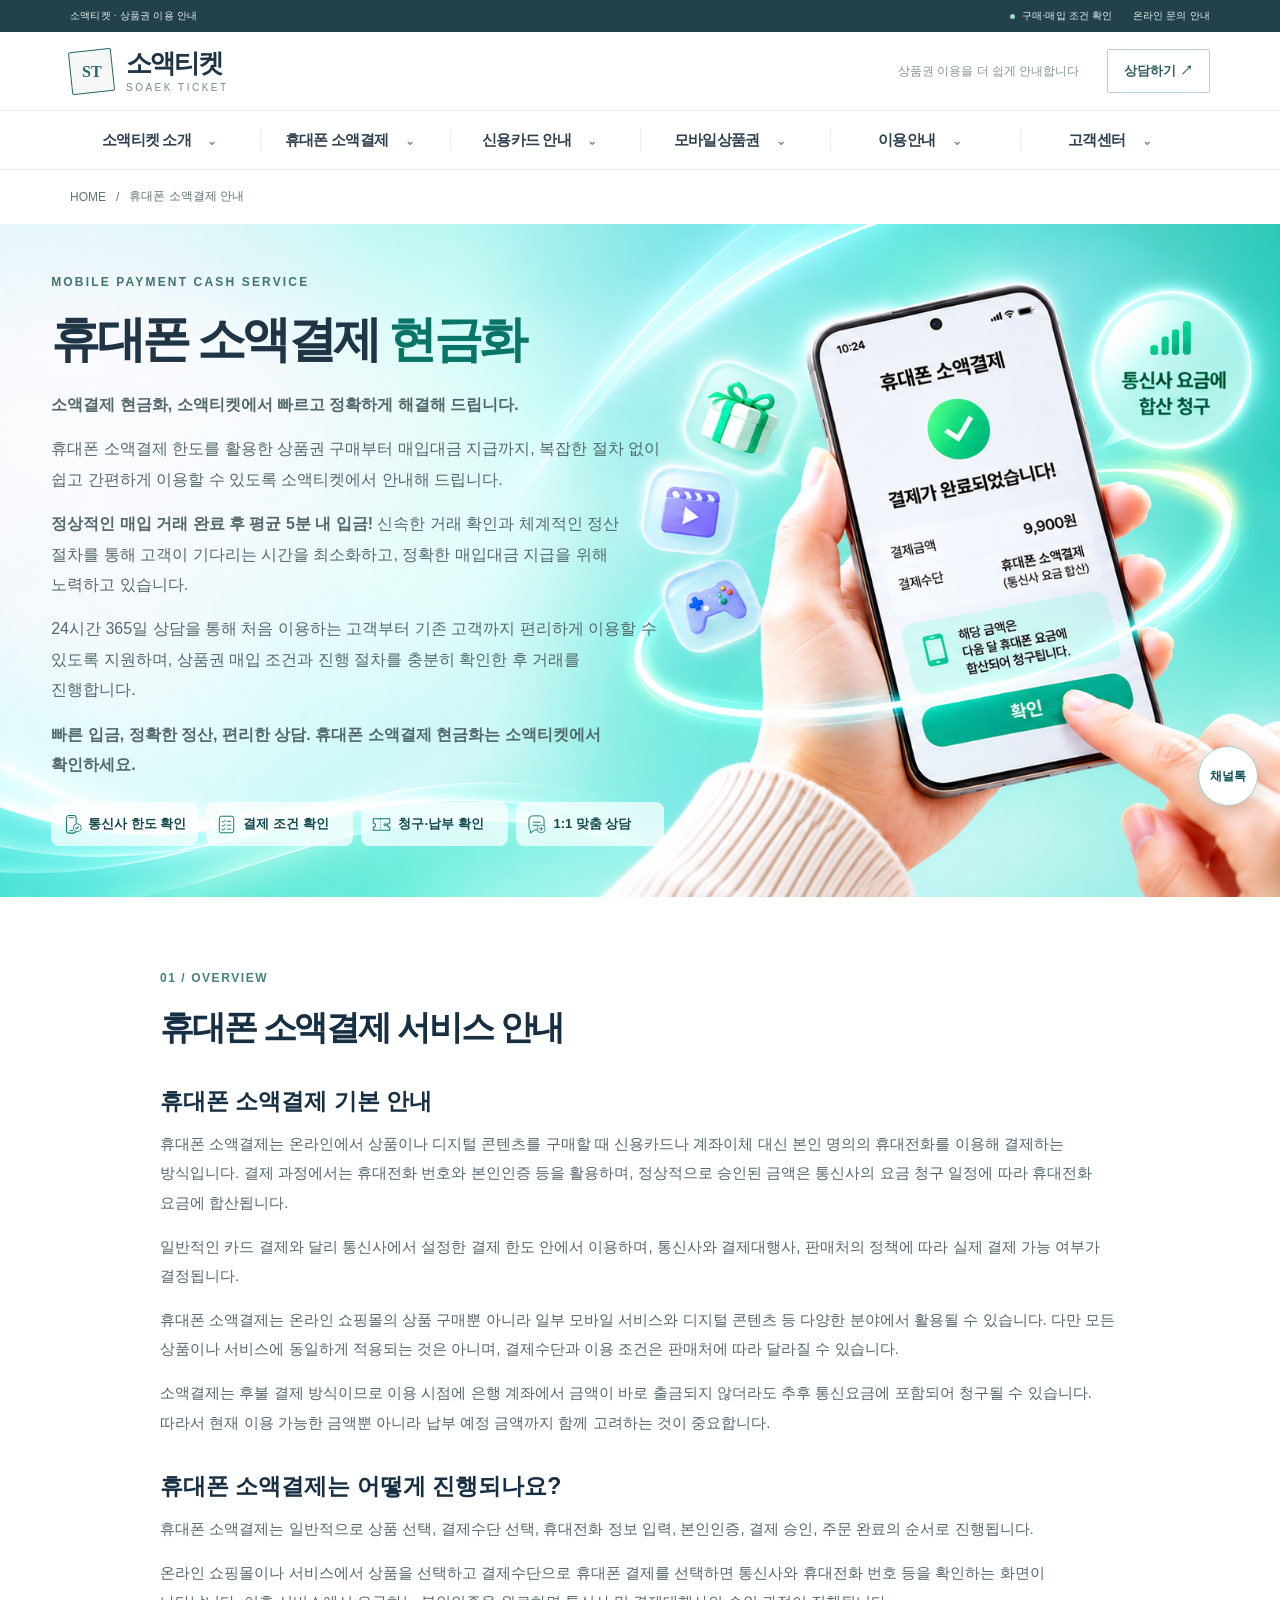
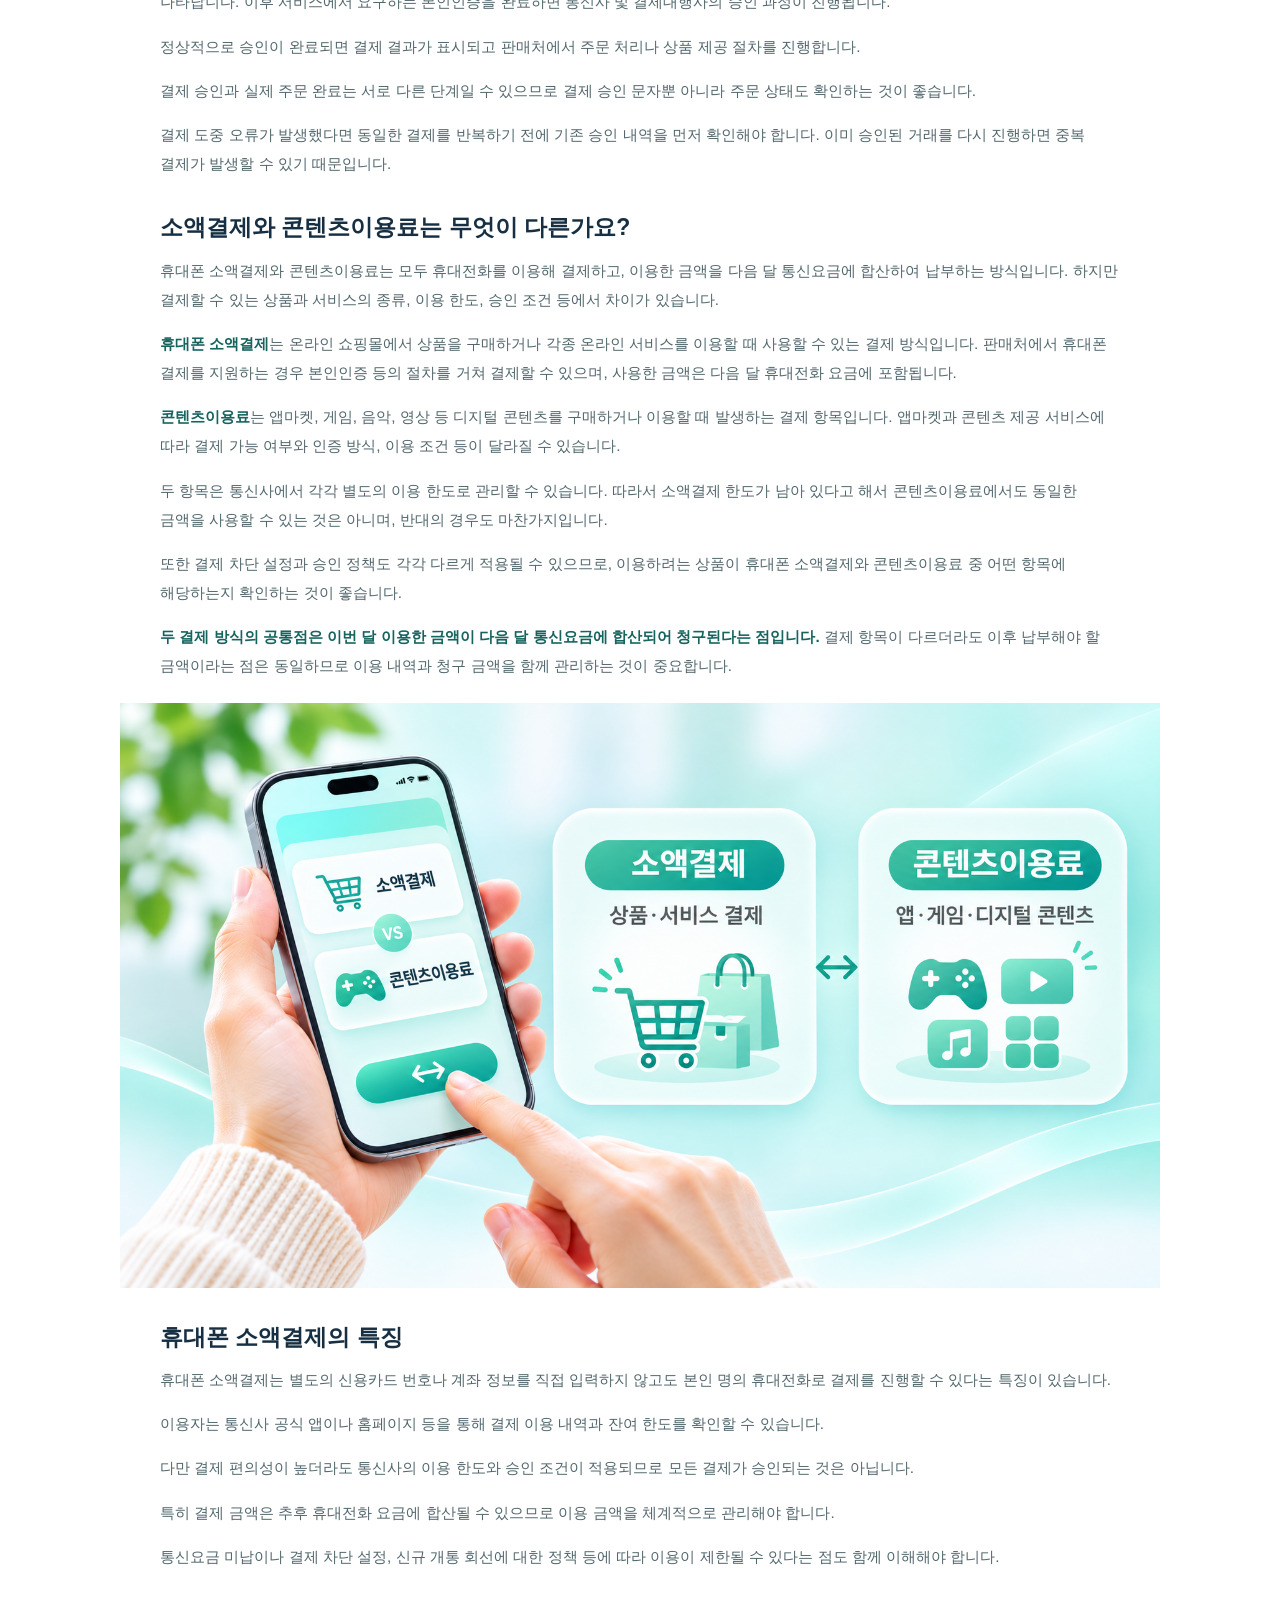
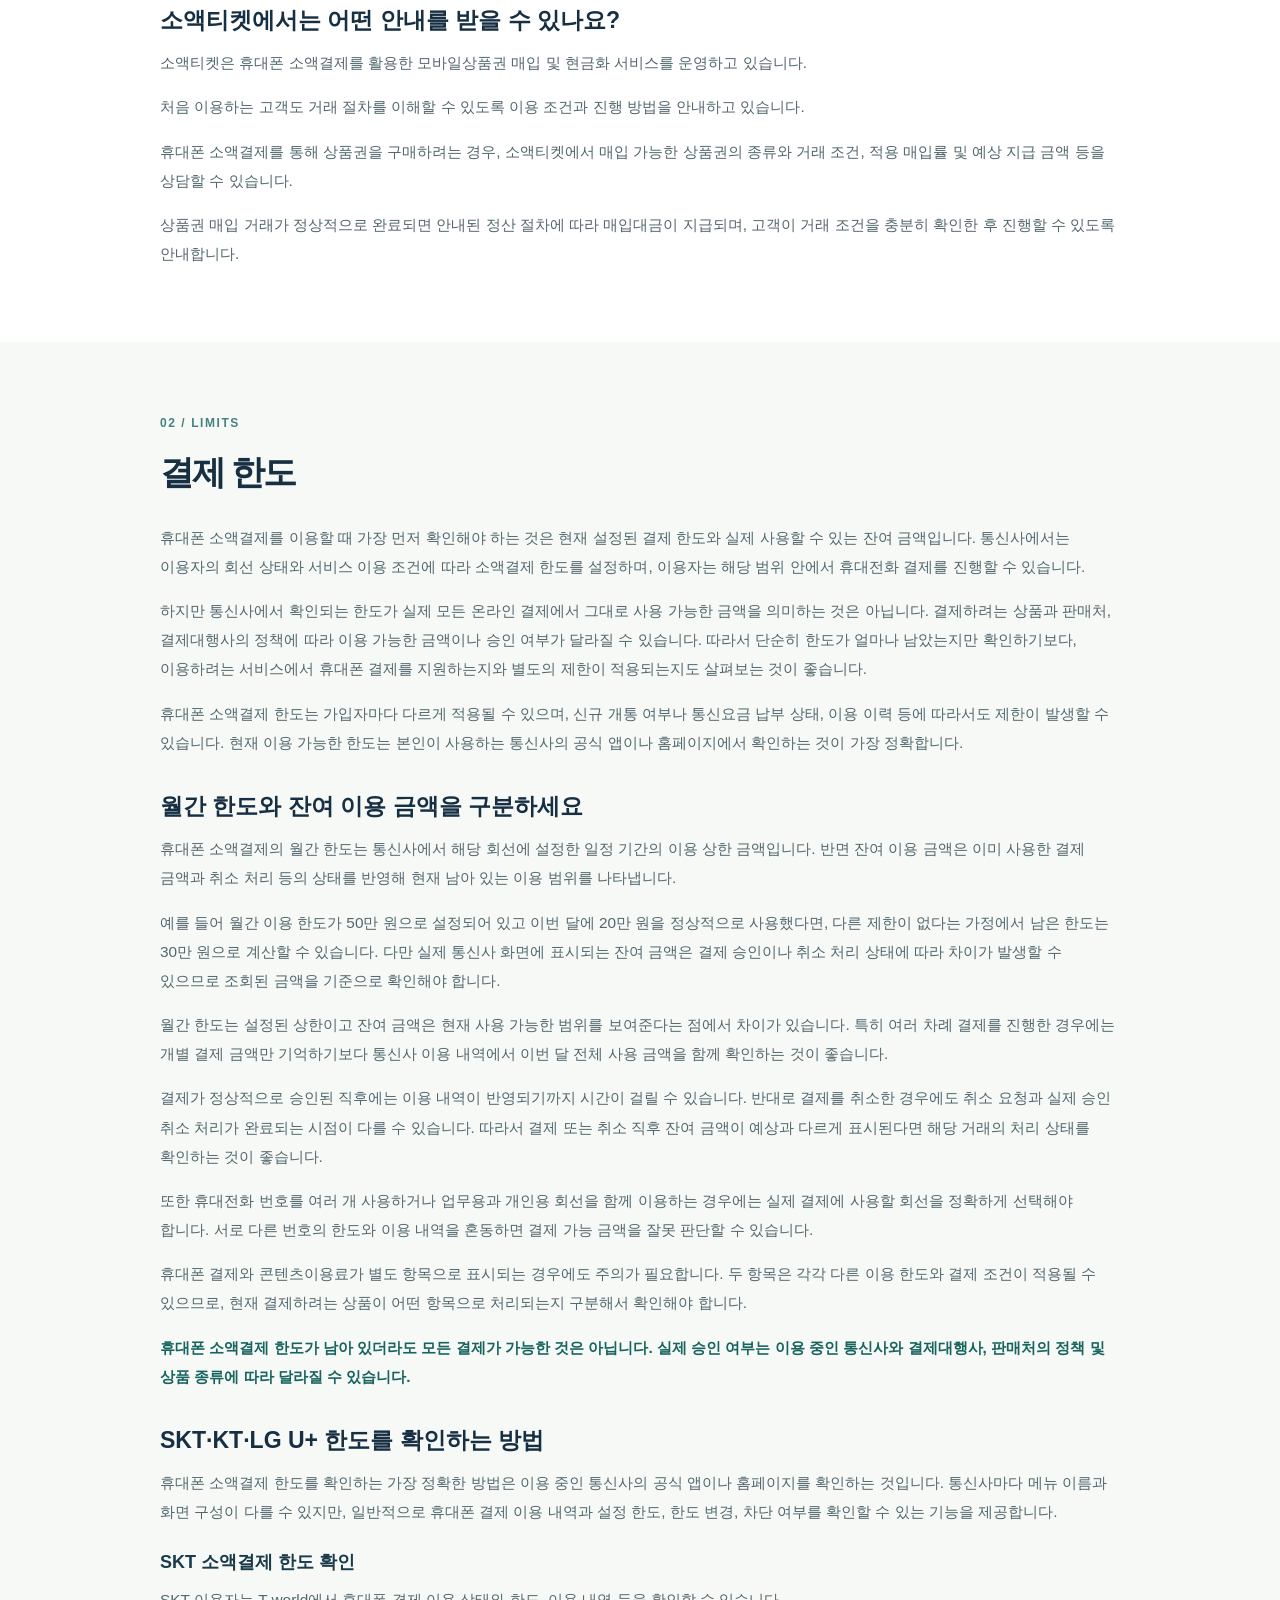
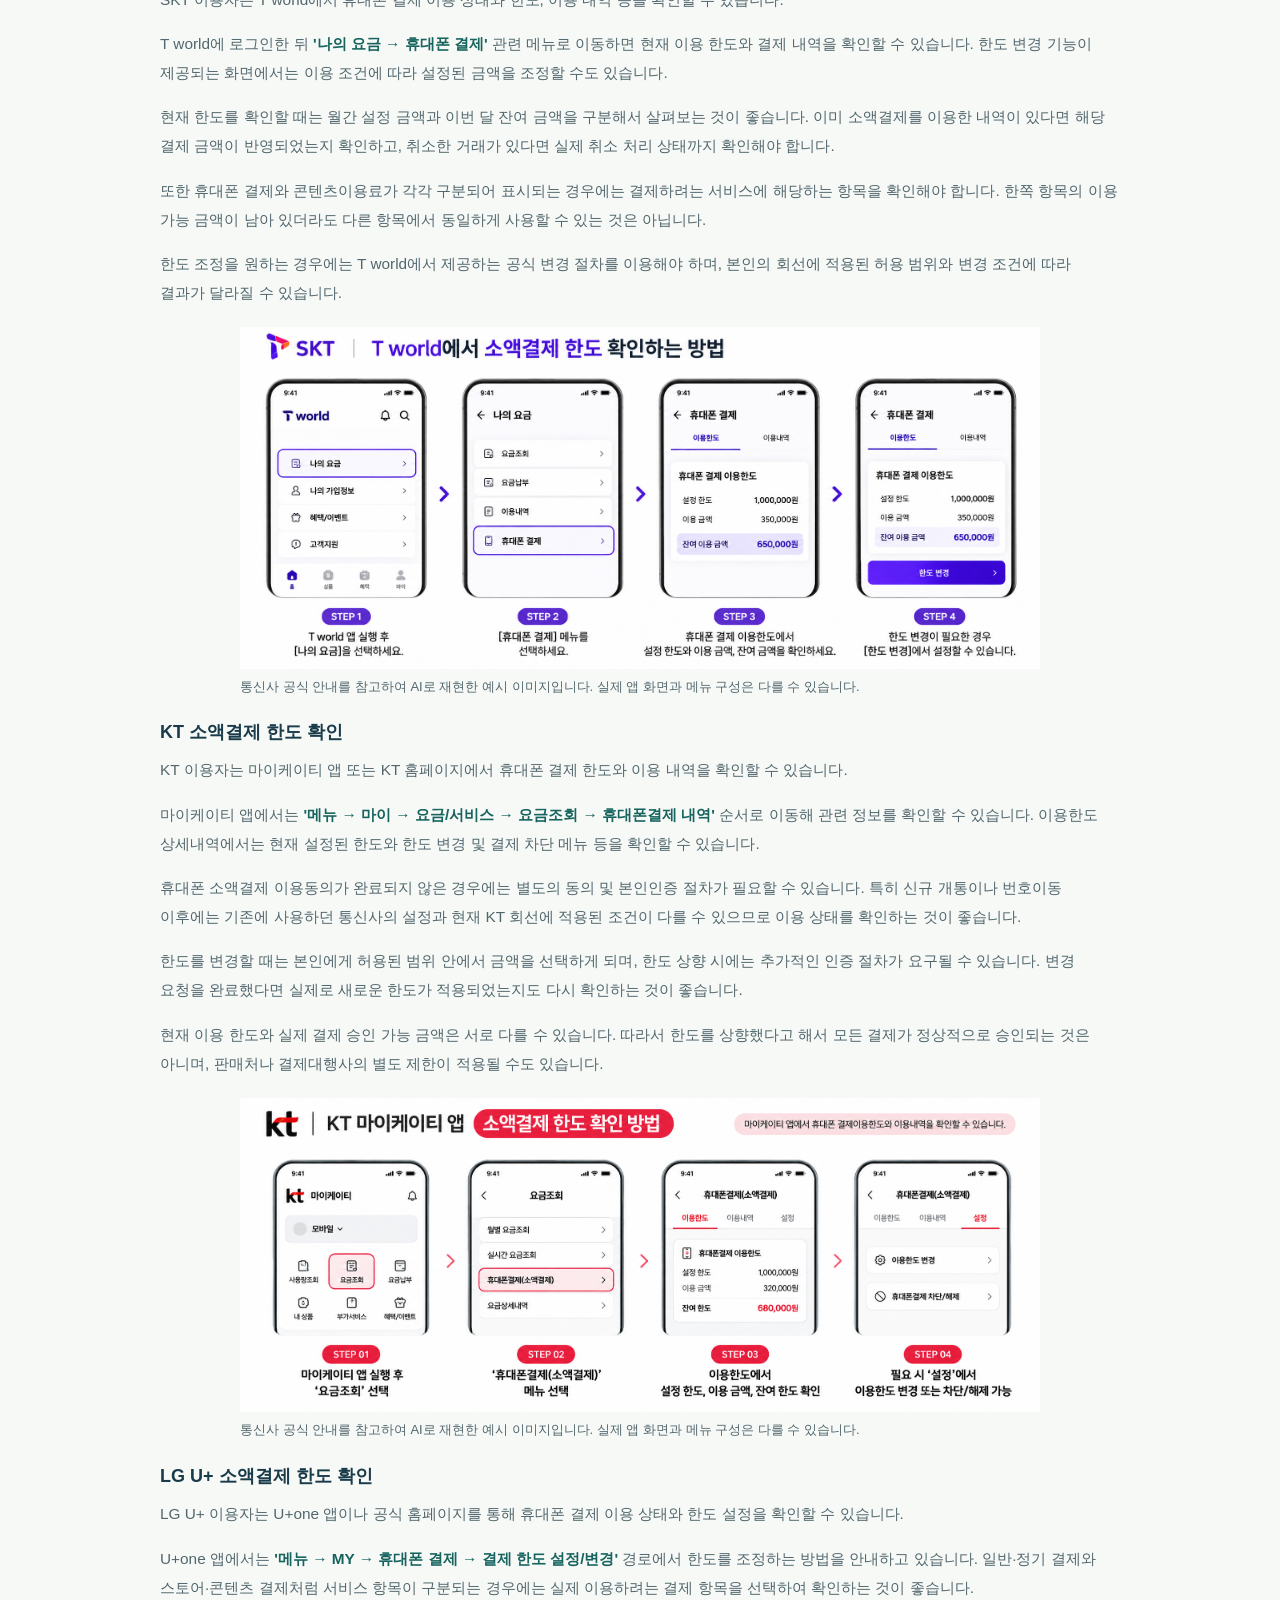
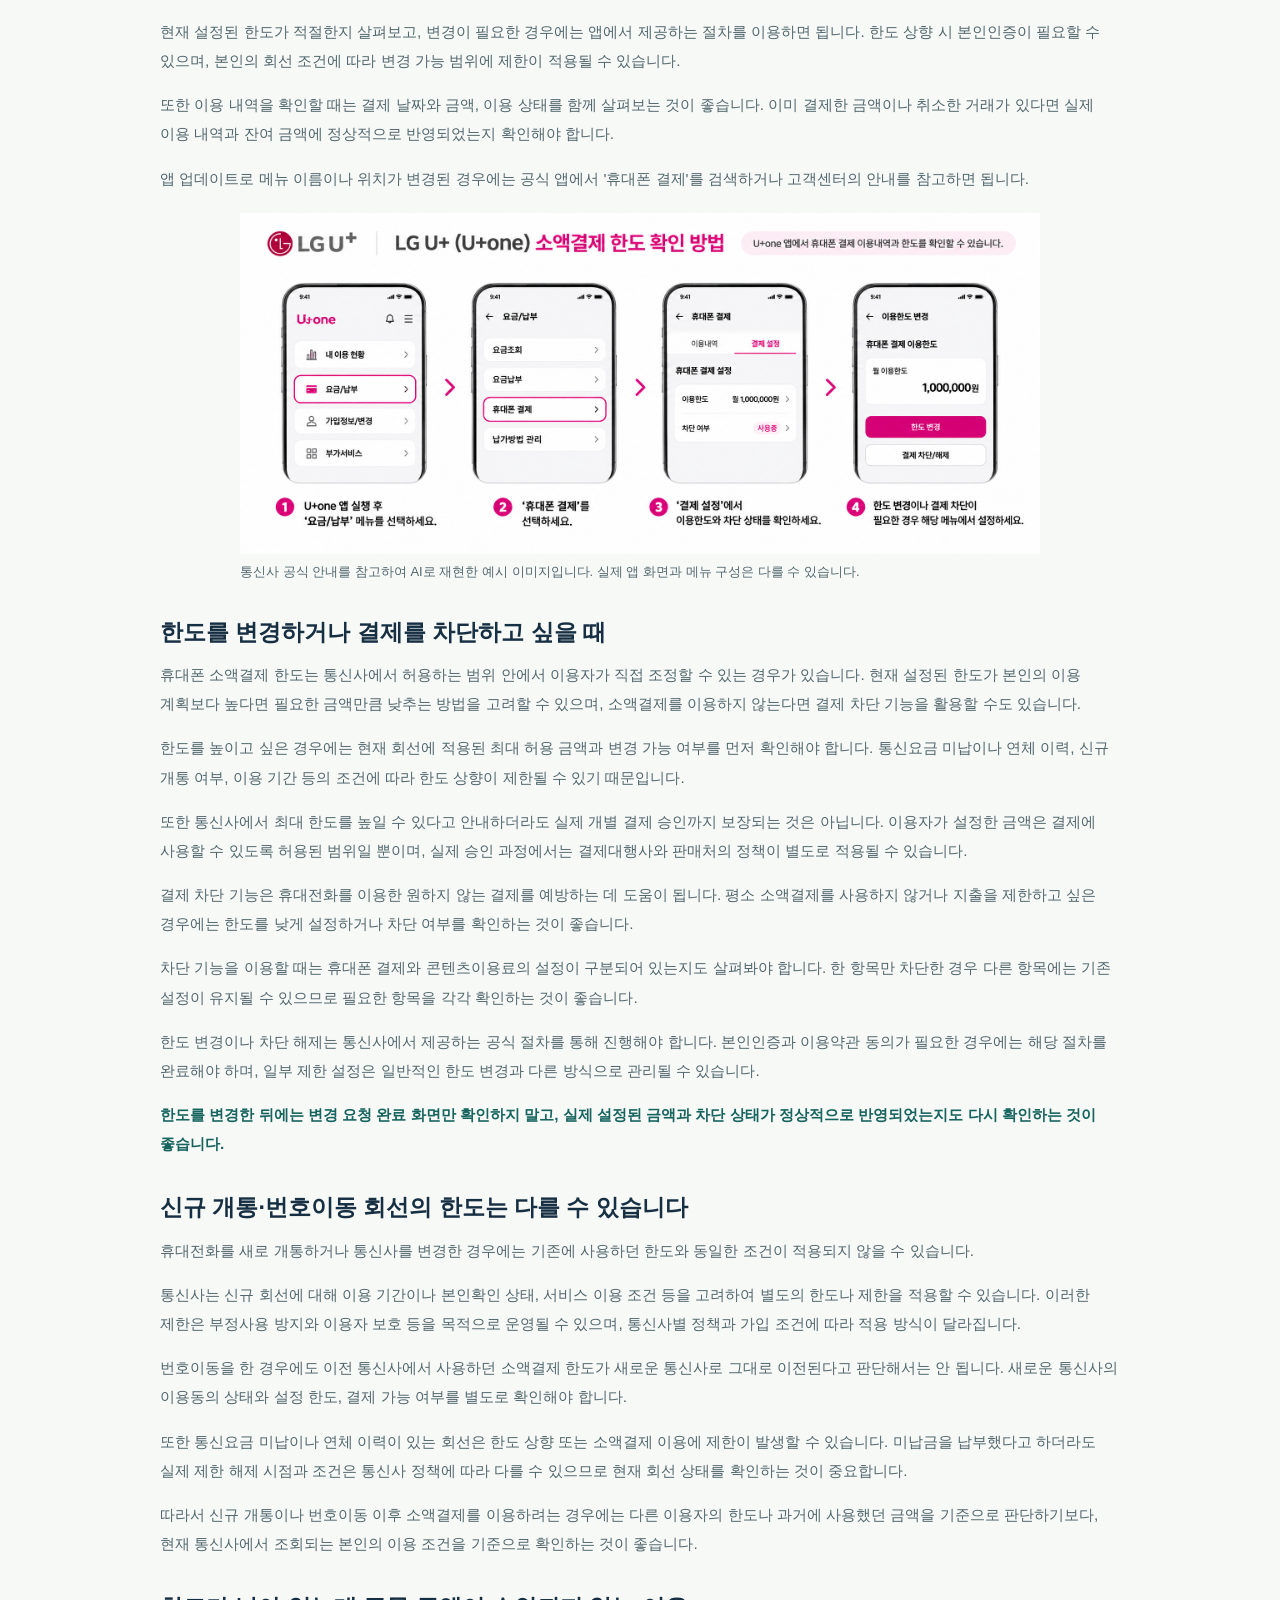
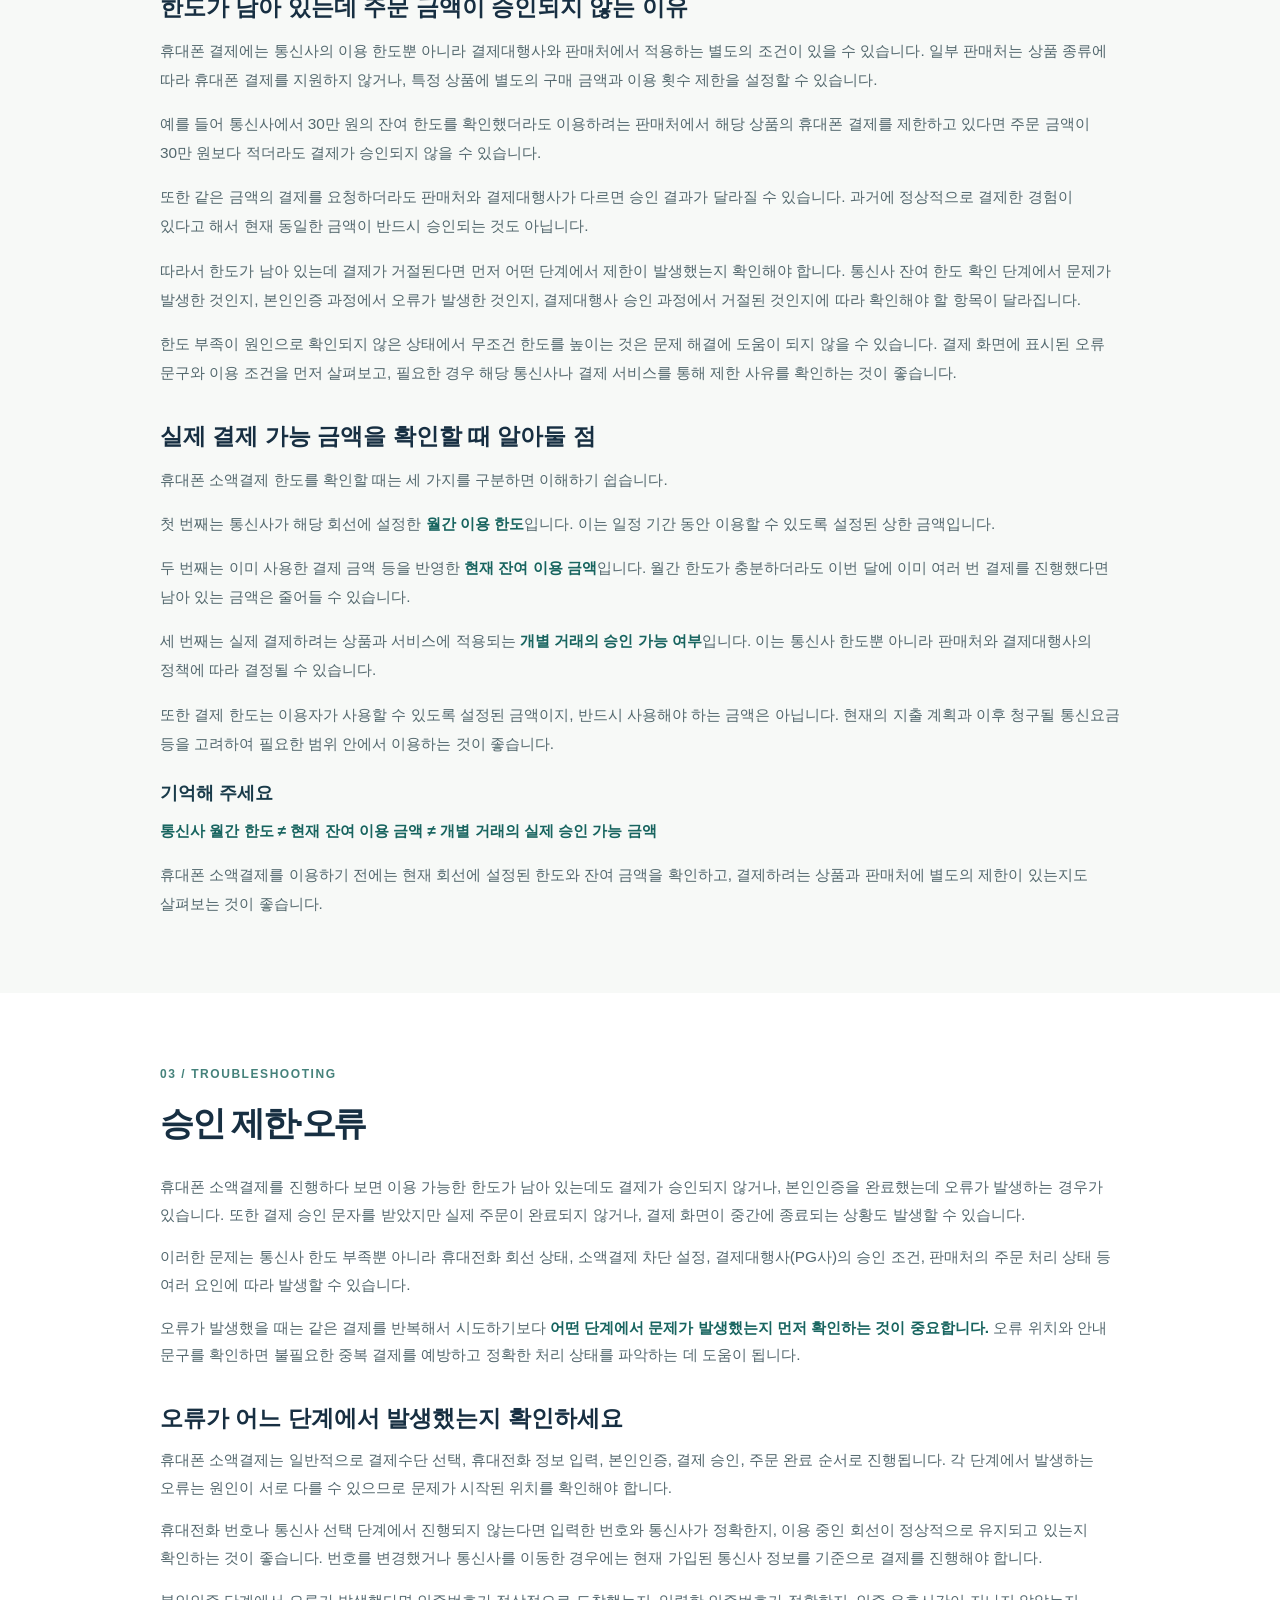
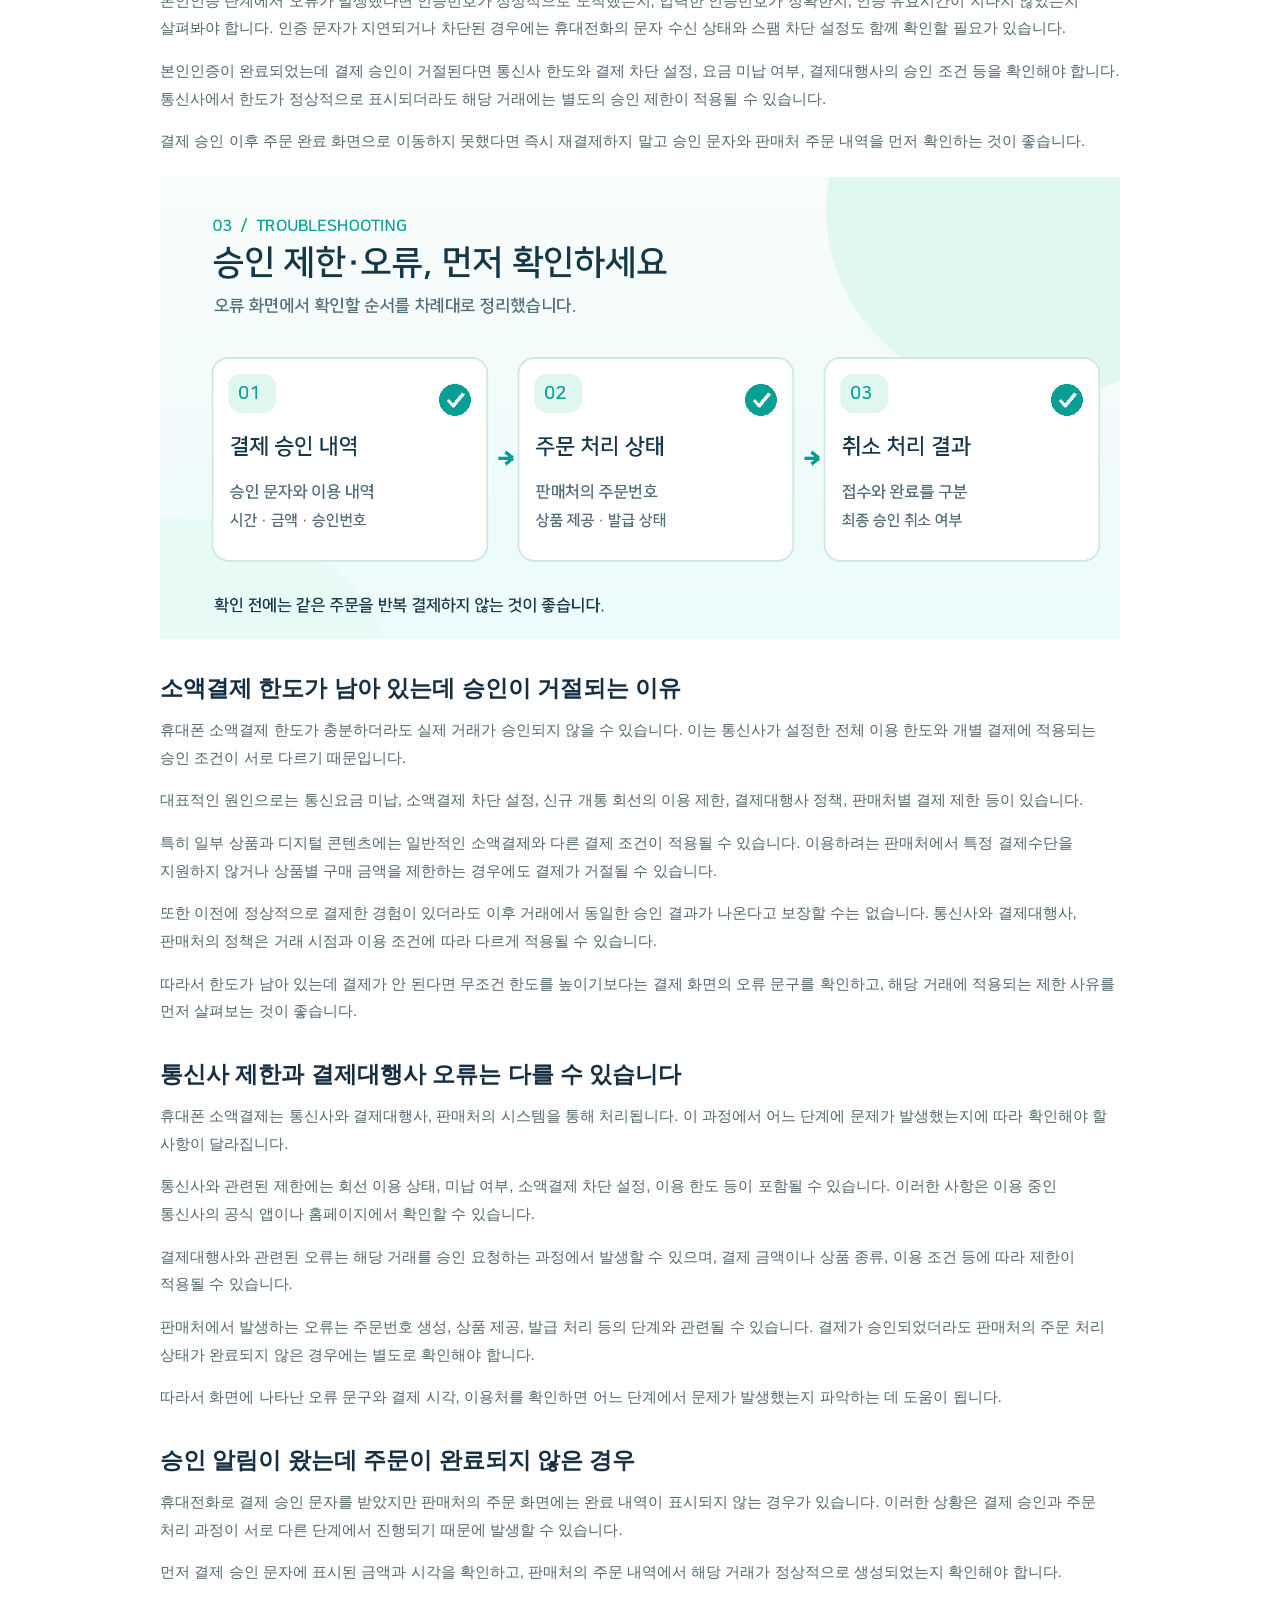
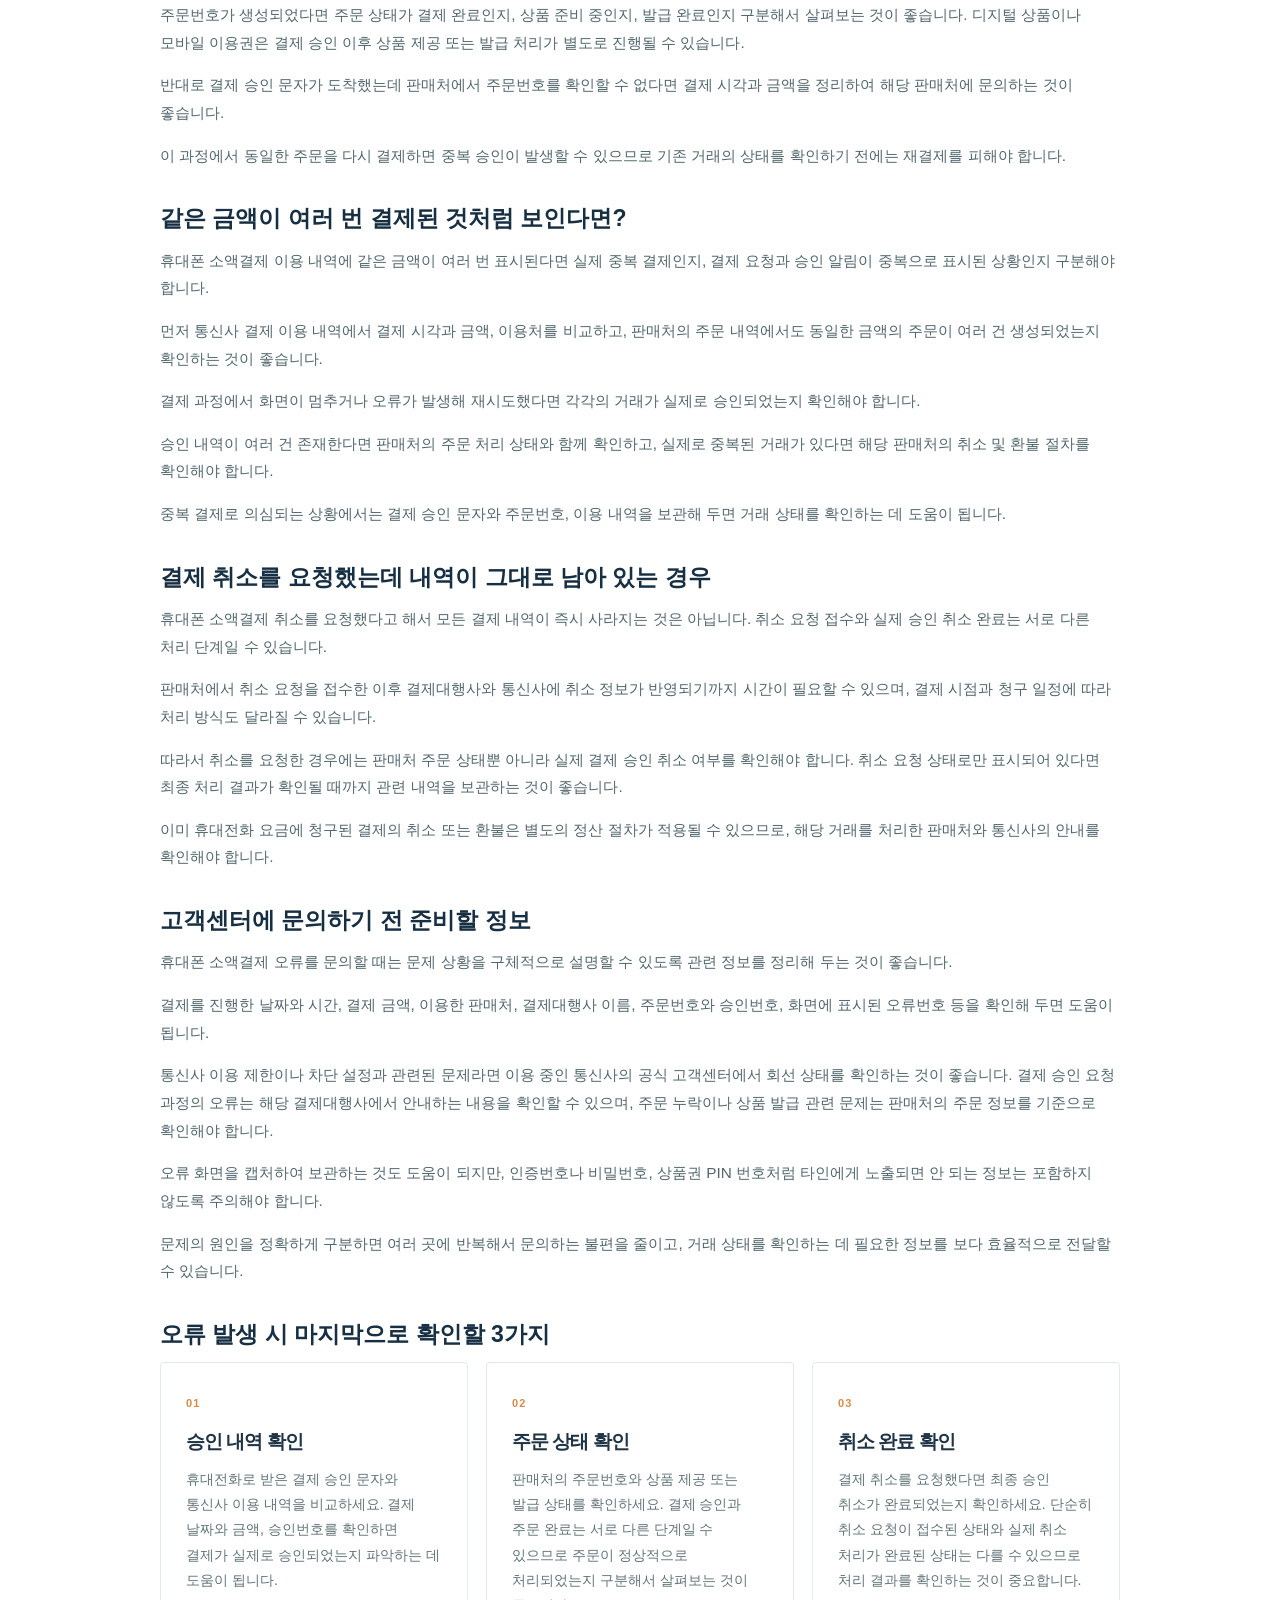
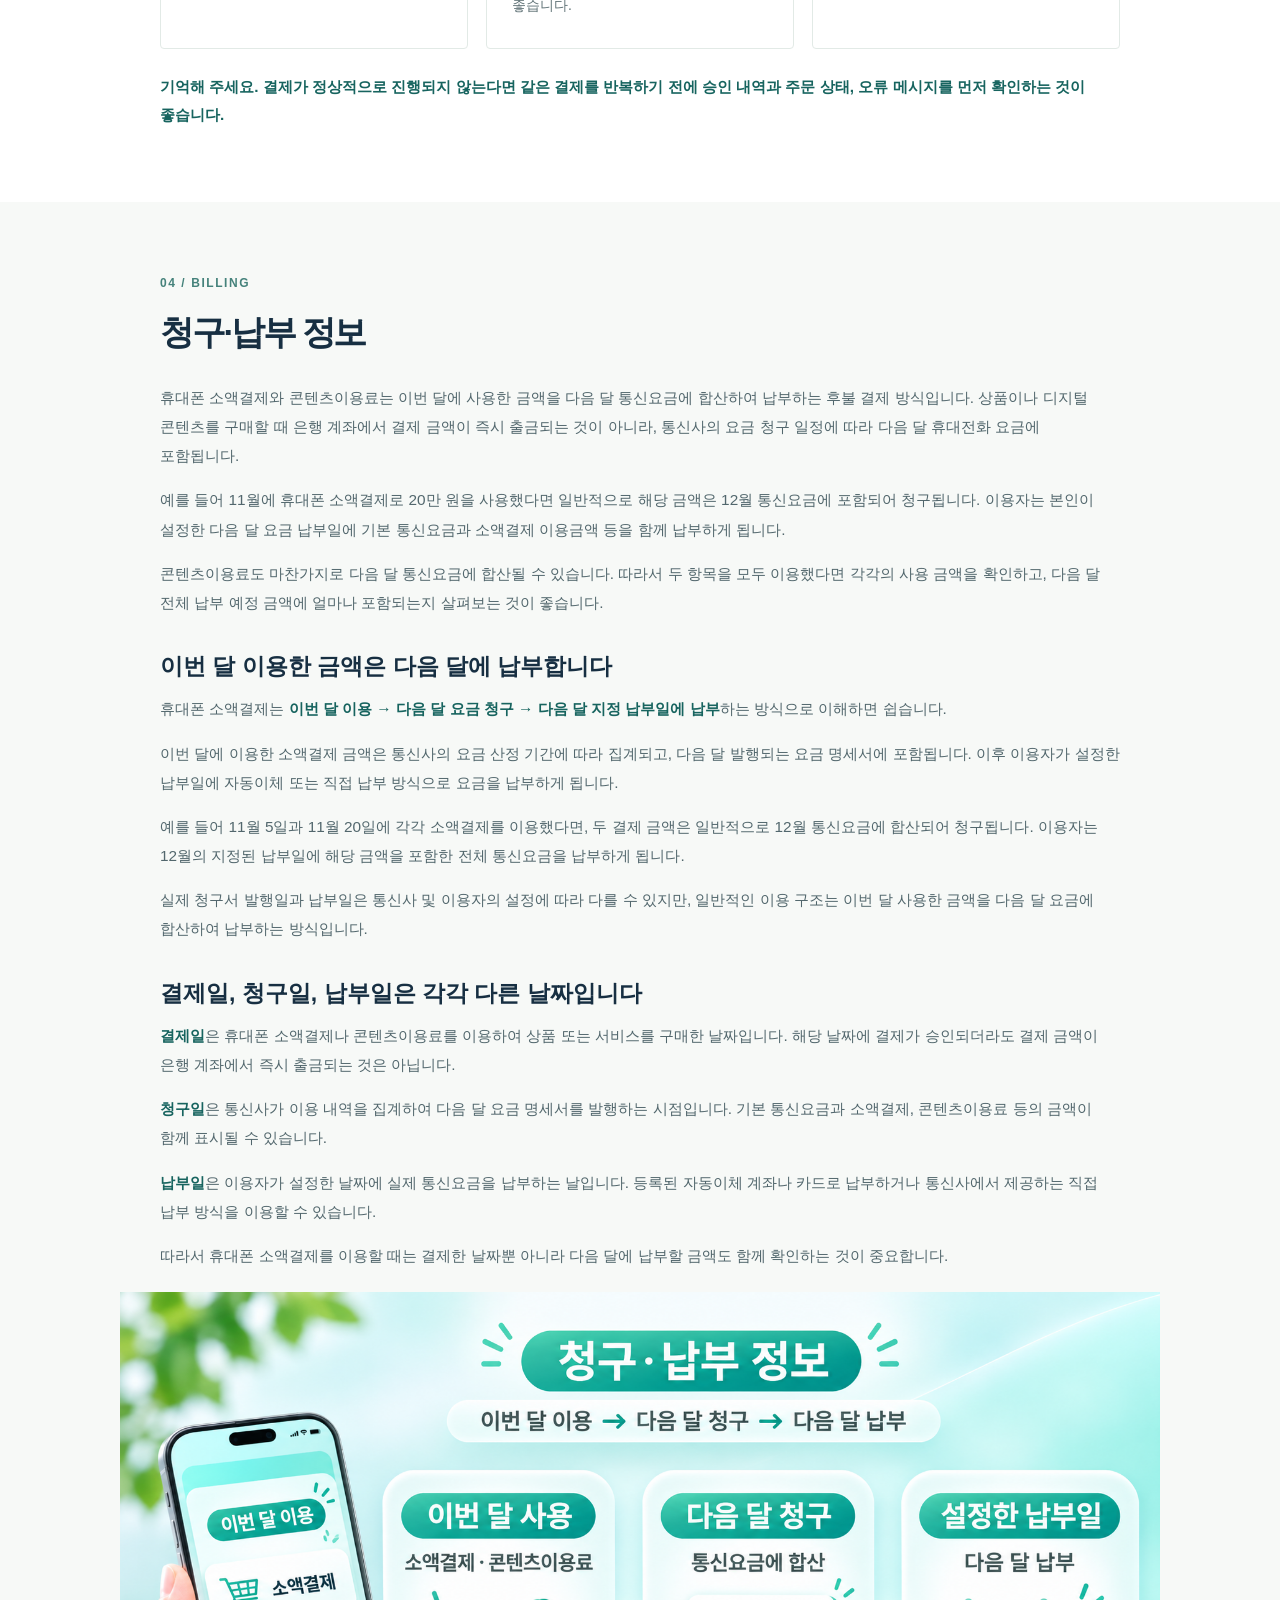
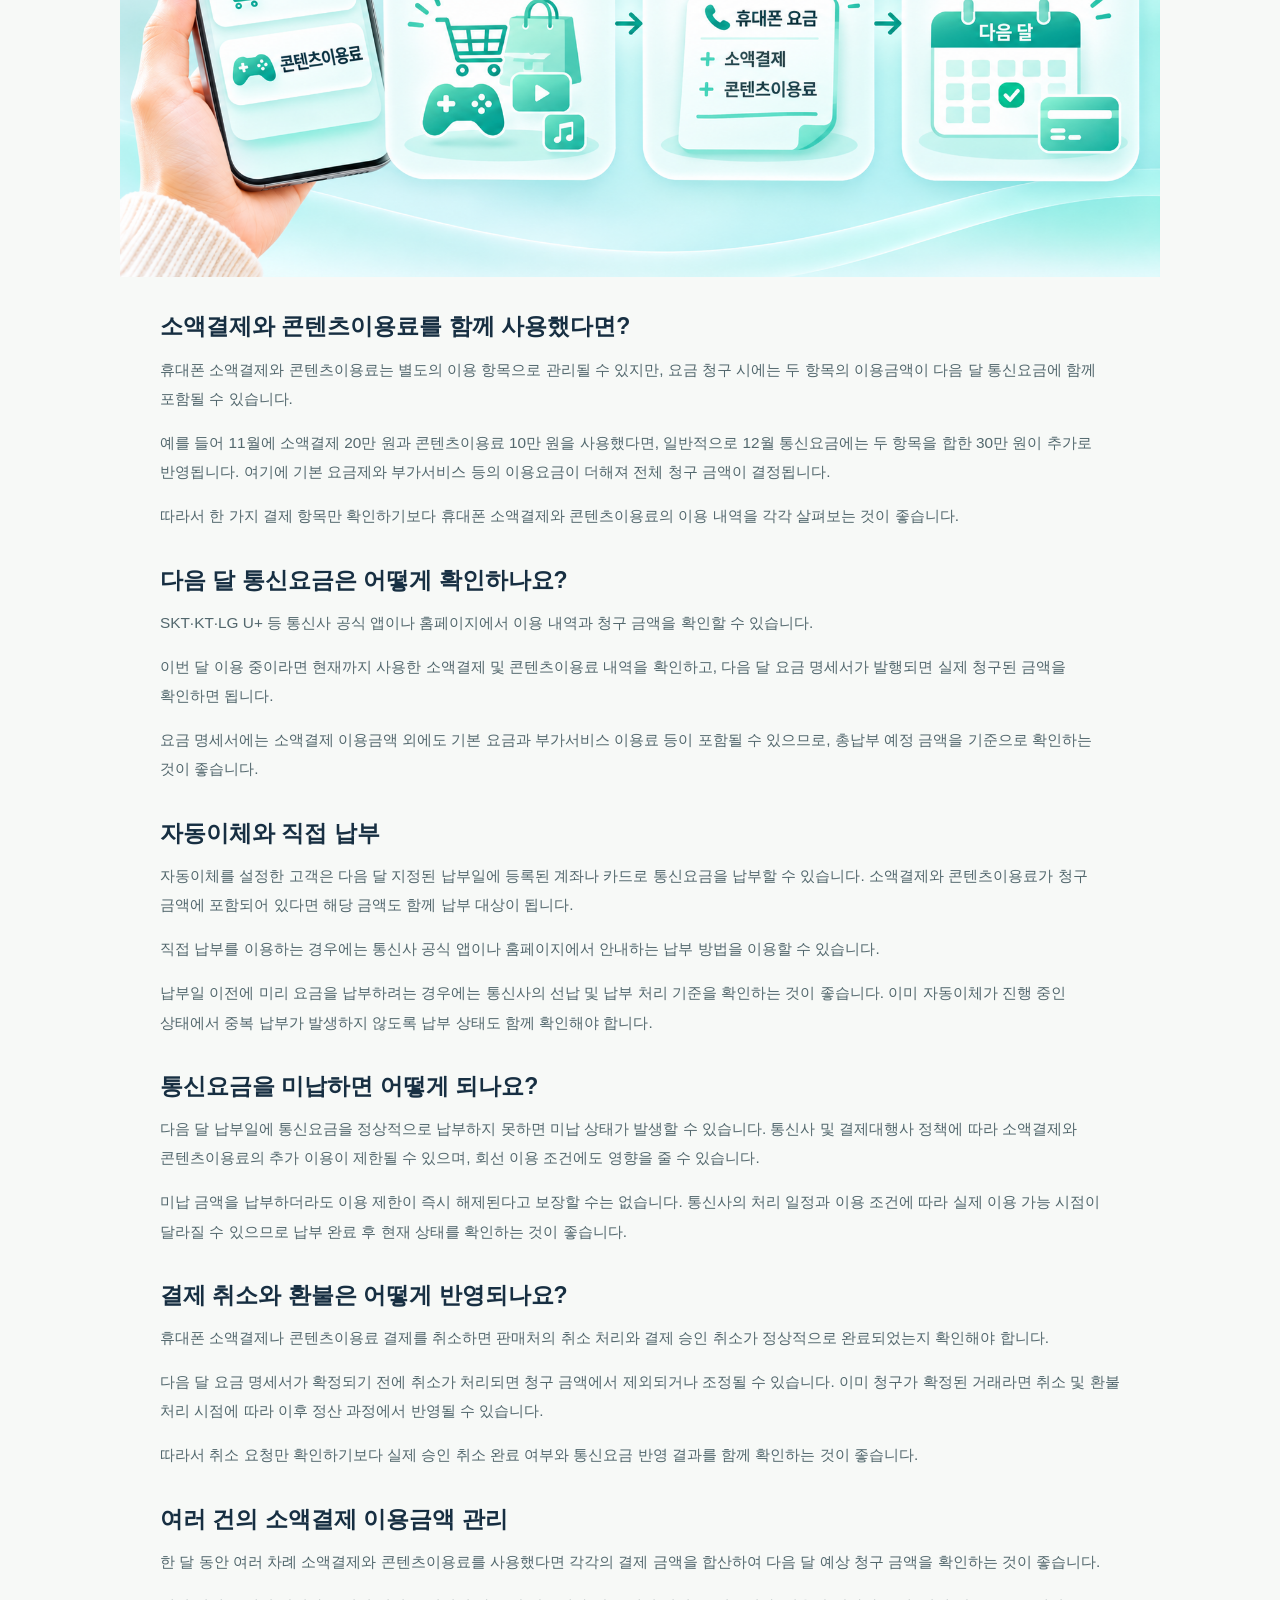
<file: public/mobile-payment.html>
<!DOCTYPE html><html lang="ko"><head><meta charset="utf-8"><meta name="viewport" content="width=device-width, initial-scale=1"><meta name="theme-color" content="#23414a"><title>휴대폰 소액결제 현금화 이용안내 | 소액티켓</title><meta name="description" content="휴대폰 소액결제를 이용하기 전에 통신사별 결제 한도와 이용 조건, 승인 상태 및 통신요금 청구 일정을 확인하세요."><link rel="canonical" href="https://soaekticket.pages.dev/mobile-payment"><meta property="og:type" content="website"><meta property="og:site_name" content="소액티켓"><meta property="og:title" content="휴대폰 소액결제 현금화 이용안내 | 소액티켓"><meta property="og:description" content="휴대폰 소액결제를 이용하기 전에 통신사별 결제 한도와 이용 조건, 승인 상태 및 통신요금 청구 일정을 확인하세요."><meta property="og:url" content="https://soaekticket.pages.dev/mobile-payment"><meta property="og:locale" content="ko_KR"><meta name="twitter:card" content="summary"><meta name="twitter:title" content="휴대폰 소액결제 현금화 이용안내 | 소액티켓"><meta name="twitter:description" content="휴대폰 소액결제를 이용하기 전에 통신사별 결제 한도와 이용 조건, 승인 상태 및 통신요금 청구 일정을 확인하세요."><link rel="stylesheet" href="assets/site.css"><script src="assets/site.js" defer></script><link rel="icon" href="/favicon.ico" sizes="48x48"><link rel="icon" type="image/png" href="/favicon-32x32.png" sizes="32x32"><link rel="icon" type="image/png" href="/favicon-48x48.png" sizes="48x48"><link rel="icon" type="image/png" href="/favicon-192x192.png" sizes="192x192"><link rel="apple-touch-icon" href="/apple-touch-icon.png" sizes="180x180"></head><body><div class="utility"><div class="wrap"><span>소액티켓 · 상품권 이용 안내</span><div class="line"><span><i class="dot"></i>구매·매입 조건 확인</span><a href="faq.html#contact">온라인 문의 안내</a></div></div></div><header class="header site-header"><div class="wrap header-in brand-header"><a class="brand" href="index.html" aria-label="소액티켓 메인으로 이동"><span aria-hidden="true" class="brand-mark"><span>ST</span></span><span><span class="brand-name">소액티켓</span><span class="brand-en" style="display:block">SOAEK TICKET</span></span></a><div class="header-right"><span class="header-quiet">상품권 이용을 더 쉽게 안내합니다</span><a class="header-cta" href="https://koreagiftcard.channel.io/home?page=소액티켓" target="_blank" rel="noopener noreferrer" data-channel-talk>상담하기 <span aria-hidden="true">↗</span></a></div><button class="menu-toggle mobile-nav-toggle" aria-controls="menu-shell" aria-expanded="false" aria-label="전체 메뉴 열기" type="button"><span></span><span></span><span></span></button></div><div class="menu-shell" id="menu-shell"><nav class="primary-navigation wrap" aria-label="전체 서비스 메뉴"><div class="primary-item" data-menu-group="brand"><div class="primary-tab"><a class="primary-link" href="/">소액티켓 소개</a><button class="primary-submenu-toggle" type="button" data-menu-trigger="brand" aria-expanded="false" aria-controls="mega-menu" aria-label="소액티켓 소개 하위 메뉴"><span class="tab-caret" aria-hidden="true">⌄</span></button></div><div class="mobile-submenu"><a class="mobile-sub-link" href="/#about">소액티켓 소개</a><a class="mobile-sub-link" href="index.html#standards">서비스 운영 원칙</a><a class="mobile-sub-link" href="/#process">소액티켓 이용순서</a></div></div><div class="primary-item" data-menu-group="mobile"><div class="primary-tab"><a class="primary-link" href="/mobile-payment">휴대폰 소액결제</a><button class="primary-submenu-toggle" type="button" data-menu-trigger="mobile" aria-expanded="false" aria-controls="mega-menu" aria-label="휴대폰 소액결제 하위 메뉴"><span class="tab-caret" aria-hidden="true">⌄</span></button></div><div class="mobile-submenu"><a class="mobile-sub-link" href="mobile-payment.html#overview">서비스 안내</a><a class="mobile-sub-link" href="mobile-payment.html#limits">결제 한도</a><a class="mobile-sub-link" href="mobile-payment.html#troubleshooting">승인 제한·오류</a><a class="mobile-sub-link" href="mobile-payment.html#billing">청구·납부 정보</a></div></div><div class="primary-item" data-menu-group="credit"><div class="primary-tab"><a class="primary-link" href="/credit-card">신용카드 안내</a><button class="primary-submenu-toggle" type="button" data-menu-trigger="credit" aria-expanded="false" aria-controls="mega-menu" aria-label="신용카드 안내 하위 메뉴"><span class="tab-caret" aria-hidden="true">⌄</span></button></div><div class="mobile-submenu"><a class="mobile-sub-link" href="credit-card.html#overview">상품권 카드 구매</a><a class="mobile-sub-link" href="credit-card.html#methods">일시불·할부 안내</a><a class="mobile-sub-link" href="credit-card.html#fees">결제 금액·무이자</a><a class="mobile-sub-link" href="credit-card.html#supported">카드별 이용 조건</a></div></div><div class="primary-item" data-menu-group="gift"><div class="primary-tab"><a class="primary-link" href="/giftcard">모바일상품권</a><button class="primary-submenu-toggle" type="button" data-menu-trigger="gift" aria-expanded="false" aria-controls="mega-menu" aria-label="모바일상품권 하위 메뉴"><span class="tab-caret" aria-hidden="true">⌄</span></button></div><div class="mobile-submenu"><a class="mobile-sub-link" href="giftcard.html#overview">상품권 매입 안내</a><a class="mobile-sub-link" href="giftcard.html#types">상품권 종류·권종</a><a class="mobile-sub-link" href="giftcard.html#condition">유효기간·사용 상태</a><a class="mobile-sub-link" href="giftcard.html#payout">매입금액·입금 확인</a></div></div><div class="primary-item" data-menu-group="usage"><div class="primary-tab"><a class="primary-link" href="/guide">이용안내</a><button class="primary-submenu-toggle" type="button" data-menu-trigger="usage" aria-expanded="false" aria-controls="mega-menu" aria-label="이용안내 하위 메뉴"><span class="tab-caret" aria-hidden="true">⌄</span></button></div><div class="mobile-submenu"><a class="mobile-sub-link" href="guide.html#steps">전체 이용 절차</a><a class="mobile-sub-link" href="guide.html#before">이용 전 점검</a><a class="mobile-sub-link" href="guide.html#result">거래 결과 확인</a><a class="mobile-sub-link" href="guide.html#privacy">안전한 정보 전달</a></div></div><div class="primary-item" data-menu-group="support"><div class="primary-tab"><a class="primary-link" href="/faq">고객센터</a><button class="primary-submenu-toggle" type="button" data-menu-trigger="support" aria-expanded="false" aria-controls="mega-menu" aria-label="고객센터 하위 메뉴"><span class="tab-caret" aria-hidden="true">⌄</span></button></div><div class="mobile-submenu"><a class="mobile-sub-link" href="faq.html#questions">자주 묻는 질문</a><a class="mobile-sub-link" href="faq.html#contact">상담 안내</a></div></div></nav><div class="mega-menu" id="mega-menu" aria-hidden="true"><div class="mega-menu-inner wrap"><div class="mega-grid"><section class="mega-column" data-menu-column="brand" aria-label="소액티켓 소개"><a class="mega-col-heading" href="index.html#about">소액티켓 소개</a><div class="mega-list"><a class="mega-sub-link" href="/#about">소액티켓 소개</a><a class="mega-sub-link" href="index.html#standards">서비스 운영 원칙</a><a class="mega-sub-link" href="/#process">소액티켓 이용순서</a></div></section><section class="mega-column" data-menu-column="mobile" aria-label="휴대폰 소액결제"><a class="mega-col-heading" href="mobile-payment.html#overview">휴대폰 소액결제</a><div class="mega-list"><a class="mega-sub-link" href="mobile-payment.html#overview">서비스 안내</a><a class="mega-sub-link" href="mobile-payment.html#limits">결제 한도</a><a class="mega-sub-link" href="mobile-payment.html#troubleshooting">승인 제한·오류</a><a class="mega-sub-link" href="mobile-payment.html#billing">청구·납부 정보</a></div></section><section class="mega-column" data-menu-column="credit" aria-label="신용카드 안내"><a class="mega-col-heading" href="credit-card.html#overview">신용카드 안내</a><div class="mega-list"><a class="mega-sub-link" href="credit-card.html#overview">상품권 카드 구매</a><a class="mega-sub-link" href="credit-card.html#methods">일시불·할부 안내</a><a class="mega-sub-link" href="credit-card.html#fees">결제 금액·무이자</a><a class="mega-sub-link" href="credit-card.html#supported">카드별 이용 조건</a></div></section><section class="mega-column" data-menu-column="gift" aria-label="모바일상품권"><a class="mega-col-heading" href="giftcard.html#overview">모바일상품권</a><div class="mega-list"><a class="mega-sub-link" href="giftcard.html#overview">상품권 매입 안내</a><a class="mega-sub-link" href="giftcard.html#types">상품권 종류·권종</a><a class="mega-sub-link" href="giftcard.html#condition">유효기간·사용 상태</a><a class="mega-sub-link" href="giftcard.html#payout">매입금액·입금 확인</a></div></section><section class="mega-column" data-menu-column="usage" aria-label="이용안내"><a class="mega-col-heading" href="guide.html#steps">이용안내</a><div class="mega-list"><a class="mega-sub-link" href="guide.html#steps">전체 이용 절차</a><a class="mega-sub-link" href="guide.html#before">이용 전 점검</a><a class="mega-sub-link" href="guide.html#result">거래 결과 확인</a><a class="mega-sub-link" href="guide.html#privacy">안전한 정보 전달</a></div></section><section class="mega-column" data-menu-column="support" aria-label="고객센터"><a class="mega-col-heading" href="faq.html#questions">고객센터</a><div class="mega-list"><a class="mega-sub-link" href="faq.html#questions">자주 묻는 질문</a><a class="mega-sub-link" href="faq.html#contact">상담 안내</a></div></section></div></div></div></div></header><main id="top"><div class="wrap breadcrumb"><a href="index.html">HOME</a><span aria-hidden="true">/</span><span>휴대폰 소액결제 안내</span></div><section class="page-hero mobile-payment-hero" aria-labelledby="mobile-payment-hero-heading">
  <div class="wrap">
    <div class="page-hero-copy">
      <div class="section-eyebrow">MOBILE PAYMENT CASH SERVICE</div>
      <h1 id="mobile-payment-hero-heading">휴대폰 소액결제 <span>현금화</span></h1>
      <p><strong>소액결제 현금화, 소액티켓에서 빠르고 정확하게 해결해 드립니다.</strong></p>
      <p>휴대폰 소액결제 한도를 활용한 상품권 구매부터 매입대금 지급까지, 복잡한 절차 없이 쉽고 간편하게 이용할 수 있도록 소액티켓에서 안내해 드립니다.</p>
      <p><strong>정상적인 매입 거래 완료 후 평균 5분 내 입금!</strong> 신속한 거래 확인과 체계적인 정산 절차를 통해 고객이 기다리는 시간을 최소화하고, 정확한 매입대금 지급을 위해 노력하고 있습니다.</p>
      <p>24시간 365일 상담을 통해 처음 이용하는 고객부터 기존 고객까지 편리하게 이용할 수 있도록 지원하며, 상품권 매입 조건과 진행 절차를 충분히 확인한 후 거래를 진행합니다.</p>
      <p><strong>빠른 입금, 정확한 정산, 편리한 상담. 휴대폰 소액결제 현금화는 소액티켓에서 확인하세요.</strong></p>
      <ul class="mobile-payment-hero-points" aria-label="이용 전 안내" role="list">
        <li><svg viewBox="0 0 64 64" aria-hidden="true"><rect x="18" y="7" width="27" height="49" rx="7" fill="none" stroke="currentColor" stroke-width="2.8"/><path d="M26 13h11M28 49h7" stroke="currentColor" stroke-width="2.6" stroke-linecap="round"/><circle cx="48" cy="41" r="11" fill="#fff" stroke="currentColor" stroke-width="2.2"/><path d="m43.5 40.8 3 3.2 5.3-6.4" fill="none" stroke="currentColor" stroke-width="2.8" stroke-linecap="round" stroke-linejoin="round"/></svg><span>통신사 한도 확인</span></li>
        <li><svg viewBox="0 0 64 64" aria-hidden="true"><rect x="12" y="9" width="40" height="46" rx="6" fill="none" stroke="currentColor" stroke-width="2.7"/><path d="m20 23 3 3 5-6m-8 14 3 3 5-6m-8 14 3 3 5-6M34 23h10m-10 11h10m-10 11h10" fill="none" stroke="currentColor" stroke-width="2.5" stroke-linecap="round" stroke-linejoin="round"/></svg><span>결제 조건 확인</span></li>
        <li><svg viewBox="0 0 64 64" aria-hidden="true"><path d="M9 16h46v12a6 6 0 0 0 0 12v8H9v-8a6 6 0 0 0 0-12V16Z" fill="none" stroke="currentColor" stroke-width="2.8" stroke-linejoin="round"/><path d="M29 16v32" stroke="currentColor" stroke-width="2.4" stroke-dasharray="3 5"/><path d="m43 25 2.2 4.5 5 .8-3.6 3.5.8 5-4.4-2.3-4.5 2.3.9-5-3.6-3.5 5-.8L43 25Z" fill="currentColor" opacity=".66"/></svg><span>청구·납부 확인</span></li>
        <li><svg viewBox="0 0 64 64" aria-hidden="true"><path d="M11 18c0-6 5-10 11-10h19c7 0 12 5 12 12v15c0 7-5 12-12 12H27L15 56v-9c-3-2-4-5-4-9V18Z" fill="none" stroke="currentColor" stroke-width="2.7" stroke-linejoin="round"/><path d="M23 26h19M23 34h12" stroke="currentColor" stroke-width="2.9" stroke-linecap="round"/><circle cx="45" cy="44" r="11" fill="#fff" stroke="currentColor" stroke-width="2.1"/><path d="M45 39v10m-5-5h10" stroke="currentColor" stroke-width="2.3" stroke-linecap="round"/></svg><span>1:1 맞춤 상담</span></li>
      </ul>
    </div>
  </div>
  <img class="mobile-payment-hero-image" src="images/mobile-payment-hero-final.png" width="1839" height="855" fetchpriority="high" alt="상품권과 콘텐츠 아이콘 옆에서 스마트폰의 소액결제 완료 화면을 확인하는 모습">
</section><section id="overview" class="sub-section mobile-payment-content" aria-labelledby="mobile-overview-heading">
  <div class="wrap">
    <div class="section-eyebrow">01 / OVERVIEW</div>
    <h2 class="sub-heading" id="mobile-overview-heading">휴대폰 소액결제 서비스 안내</h2>
    <div class="mobile-payment-copy">
      <h3>휴대폰 소액결제 기본 안내</h3>
      <p>휴대폰 소액결제는 온라인에서 상품이나 디지털 콘텐츠를 구매할 때 신용카드나 계좌이체 대신 본인 명의의 휴대전화를 이용해 결제하는 방식입니다. 결제 과정에서는 휴대전화 번호와 본인인증 등을 활용하며, 정상적으로 승인된 금액은 통신사의 요금 청구 일정에 따라 휴대전화 요금에 합산됩니다.</p>
      <p>일반적인 카드 결제와 달리 통신사에서 설정한 결제 한도 안에서 이용하며, 통신사와 결제대행사, 판매처의 정책에 따라 실제 결제 가능 여부가 결정됩니다.</p>
      <p>휴대폰 소액결제는 온라인 쇼핑몰의 상품 구매뿐 아니라 일부 모바일 서비스와 디지털 콘텐츠 등 다양한 분야에서 활용될 수 있습니다. 다만 모든 상품이나 서비스에 동일하게 적용되는 것은 아니며, 결제수단과 이용 조건은 판매처에 따라 달라질 수 있습니다.</p>
      <p>소액결제는 후불 결제 방식이므로 이용 시점에 은행 계좌에서 금액이 바로 출금되지 않더라도 추후 통신요금에 포함되어 청구될 수 있습니다. 따라서 현재 이용 가능한 금액뿐 아니라 납부 예정 금액까지 함께 고려하는 것이 중요합니다.</p>
      <h3>휴대폰 소액결제는 어떻게 진행되나요?</h3>
      <p>휴대폰 소액결제는 일반적으로 상품 선택, 결제수단 선택, 휴대전화 정보 입력, 본인인증, 결제 승인, 주문 완료의 순서로 진행됩니다.</p>
      <p>온라인 쇼핑몰이나 서비스에서 상품을 선택하고 결제수단으로 휴대폰 결제를 선택하면 통신사와 휴대전화 번호 등을 확인하는 화면이 나타납니다. 이후 서비스에서 요구하는 본인인증을 완료하면 통신사 및 결제대행사의 승인 과정이 진행됩니다.</p>
      <p>정상적으로 승인이 완료되면 결제 결과가 표시되고 판매처에서 주문 처리나 상품 제공 절차를 진행합니다.</p>
      <p>결제 승인과 실제 주문 완료는 서로 다른 단계일 수 있으므로 결제 승인 문자뿐 아니라 주문 상태도 확인하는 것이 좋습니다.</p>
      <p>결제 도중 오류가 발생했다면 동일한 결제를 반복하기 전에 기존 승인 내역을 먼저 확인해야 합니다. 이미 승인된 거래를 다시 진행하면 중복 결제가 발생할 수 있기 때문입니다.</p>
      <h3>소액결제와 콘텐츠이용료는 무엇이 다른가요?</h3>
      <p>휴대폰 소액결제와 콘텐츠이용료는 모두 휴대전화를 이용해 결제하고, 이용한 금액을 다음 달 통신요금에 합산하여 납부하는 방식입니다. 하지만 결제할 수 있는 상품과 서비스의 종류, 이용 한도, 승인 조건 등에서 차이가 있습니다.</p>
      <p><strong>휴대폰 소액결제</strong>는 온라인 쇼핑몰에서 상품을 구매하거나 각종 온라인 서비스를 이용할 때 사용할 수 있는 결제 방식입니다. 판매처에서 휴대폰 결제를 지원하는 경우 본인인증 등의 절차를 거쳐 결제할 수 있으며, 사용한 금액은 다음 달 휴대전화 요금에 포함됩니다.</p>
      <p><strong>콘텐츠이용료</strong>는 앱마켓, 게임, 음악, 영상 등 디지털 콘텐츠를 구매하거나 이용할 때 발생하는 결제 항목입니다. 앱마켓과 콘텐츠 제공 서비스에 따라 결제 가능 여부와 인증 방식, 이용 조건 등이 달라질 수 있습니다.</p>
      <p>두 항목은 통신사에서 각각 별도의 이용 한도로 관리할 수 있습니다. 따라서 소액결제 한도가 남아 있다고 해서 콘텐츠이용료에서도 동일한 금액을 사용할 수 있는 것은 아니며, 반대의 경우도 마찬가지입니다.</p>
      <p>또한 결제 차단 설정과 승인 정책도 각각 다르게 적용될 수 있으므로, 이용하려는 상품이 휴대폰 소액결제와 콘텐츠이용료 중 어떤 항목에 해당하는지 확인하는 것이 좋습니다.</p>
      <p><strong>두 결제 방식의 공통점은 이번 달 이용한 금액이 다음 달 통신요금에 합산되어 청구된다는 점입니다.</strong> 결제 항목이 다르더라도 이후 납부해야 할 금액이라는 점은 동일하므로 이용 내역과 청구 금액을 함께 관리하는 것이 중요합니다.</p>
      <figure class="mobile-payment-illustration mobile-payment-illustration-wide">
        <img src="images/소액결제와_콘텐츠이용료_비교_안내.png" width="1672" height="941" alt="상품·서비스 결제에 쓰이는 소액결제와 앱·게임·디지털 콘텐츠에 쓰이는 콘텐츠이용료 비교" loading="lazy" decoding="async">
        <figcaption><a href="images/소액결제와_콘텐츠이용료_비교_안내.png" target="_blank" rel="noopener noreferrer">이미지 원본 크게 보기</a></figcaption>
      </figure>
      <h3>휴대폰 소액결제의 특징</h3>
      <p>휴대폰 소액결제는 별도의 신용카드 번호나 계좌 정보를 직접 입력하지 않고도 본인 명의 휴대전화로 결제를 진행할 수 있다는 특징이 있습니다.</p>
      <p>이용자는 통신사 공식 앱이나 홈페이지 등을 통해 결제 이용 내역과 잔여 한도를 확인할 수 있습니다.</p>
      <p>다만 결제 편의성이 높더라도 통신사의 이용 한도와 승인 조건이 적용되므로 모든 결제가 승인되는 것은 아닙니다.</p>
      <p>특히 결제 금액은 추후 휴대전화 요금에 합산될 수 있으므로 이용 금액을 체계적으로 관리해야 합니다.</p>
      <p>통신요금 미납이나 결제 차단 설정, 신규 개통 회선에 대한 정책 등에 따라 이용이 제한될 수 있다는 점도 함께 이해해야 합니다.</p>
      <h3>소액티켓에서는 어떤 안내를 받을 수 있나요?</h3>
      <p>소액티켓은 휴대폰 소액결제를 활용한 모바일상품권 매입 및 현금화 서비스를 운영하고 있습니다.</p>
      <p>처음 이용하는 고객도 거래 절차를 이해할 수 있도록 이용 조건과 진행 방법을 안내하고 있습니다.</p>
      <p>휴대폰 소액결제를 통해 상품권을 구매하려는 경우, 소액티켓에서 매입 가능한 상품권의 종류와 거래 조건, 적용 매입률 및 예상 지급 금액 등을 상담할 수 있습니다.</p>
      <p>상품권 매입 거래가 정상적으로 완료되면 안내된 정산 절차에 따라 매입대금이 지급되며, 고객이 거래 조건을 충분히 확인한 후 진행할 수 있도록 안내합니다.</p>
    </div>
  </div>
</section><section id="limits" class="sub-section mobile-payment-content is-pale" aria-labelledby="mobile-limits-heading">
  <div class="wrap">
    <div class="section-eyebrow">02 / LIMITS</div>
    <h2 class="sub-heading" id="mobile-limits-heading">결제 한도</h2>
    <div class="mobile-payment-copy">
      <p>휴대폰 소액결제를 이용할 때 가장 먼저 확인해야 하는 것은 현재 설정된 결제 한도와 실제 사용할 수 있는 잔여 금액입니다. 통신사에서는 이용자의 회선 상태와 서비스 이용 조건에 따라 소액결제 한도를 설정하며, 이용자는 해당 범위 안에서 휴대전화 결제를 진행할 수 있습니다.</p>
      <p>하지만 통신사에서 확인되는 한도가 실제 모든 온라인 결제에서 그대로 사용 가능한 금액을 의미하는 것은 아닙니다. 결제하려는 상품과 판매처, 결제대행사의 정책에 따라 이용 가능한 금액이나 승인 여부가 달라질 수 있습니다. 따라서 단순히 한도가 얼마나 남았는지만 확인하기보다, 이용하려는 서비스에서 휴대폰 결제를 지원하는지와 별도의 제한이 적용되는지도 살펴보는 것이 좋습니다.</p>
      <p>휴대폰 소액결제 한도는 가입자마다 다르게 적용될 수 있으며, 신규 개통 여부나 통신요금 납부 상태, 이용 이력 등에 따라서도 제한이 발생할 수 있습니다. 현재 이용 가능한 한도는 본인이 사용하는 통신사의 공식 앱이나 홈페이지에서 확인하는 것이 가장 정확합니다.</p>
      <h3>월간 한도와 잔여 이용 금액을 구분하세요</h3>
      <p>휴대폰 소액결제의 월간 한도는 통신사에서 해당 회선에 설정한 일정 기간의 이용 상한 금액입니다. 반면 잔여 이용 금액은 이미 사용한 결제 금액과 취소 처리 등의 상태를 반영해 현재 남아 있는 이용 범위를 나타냅니다.</p>
      <p>예를 들어 월간 이용 한도가 50만 원으로 설정되어 있고 이번 달에 20만 원을 정상적으로 사용했다면, 다른 제한이 없다는 가정에서 남은 한도는 30만 원으로 계산할 수 있습니다. 다만 실제 통신사 화면에 표시되는 잔여 금액은 결제 승인이나 취소 처리 상태에 따라 차이가 발생할 수 있으므로 조회된 금액을 기준으로 확인해야 합니다.</p>
      <p>월간 한도는 설정된 상한이고 잔여 금액은 현재 사용 가능한 범위를 보여준다는 점에서 차이가 있습니다. 특히 여러 차례 결제를 진행한 경우에는 개별 결제 금액만 기억하기보다 통신사 이용 내역에서 이번 달 전체 사용 금액을 함께 확인하는 것이 좋습니다.</p>
      <p>결제가 정상적으로 승인된 직후에는 이용 내역이 반영되기까지 시간이 걸릴 수 있습니다. 반대로 결제를 취소한 경우에도 취소 요청과 실제 승인 취소 처리가 완료되는 시점이 다를 수 있습니다. 따라서 결제 또는 취소 직후 잔여 금액이 예상과 다르게 표시된다면 해당 거래의 처리 상태를 확인하는 것이 좋습니다.</p>
      <p>또한 휴대전화 번호를 여러 개 사용하거나 업무용과 개인용 회선을 함께 이용하는 경우에는 실제 결제에 사용할 회선을 정확하게 선택해야 합니다. 서로 다른 번호의 한도와 이용 내역을 혼동하면 결제 가능 금액을 잘못 판단할 수 있습니다.</p>
      <p>휴대폰 결제와 콘텐츠이용료가 별도 항목으로 표시되는 경우에도 주의가 필요합니다. 두 항목은 각각 다른 이용 한도와 결제 조건이 적용될 수 있으므로, 현재 결제하려는 상품이 어떤 항목으로 처리되는지 구분해서 확인해야 합니다.</p>
      <p><strong>휴대폰 소액결제 한도가 남아 있더라도 모든 결제가 가능한 것은 아닙니다. 실제 승인 여부는 이용 중인 통신사와 결제대행사, 판매처의 정책 및 상품 종류에 따라 달라질 수 있습니다.</strong></p>
      <h3>SKT·KT·LG U+ 한도를 확인하는 방법</h3>
      <p>휴대폰 소액결제 한도를 확인하는 가장 정확한 방법은 이용 중인 통신사의 공식 앱이나 홈페이지를 확인하는 것입니다. 통신사마다 메뉴 이름과 화면 구성이 다를 수 있지만, 일반적으로 휴대폰 결제 이용 내역과 설정 한도, 한도 변경, 차단 여부를 확인할 수 있는 기능을 제공합니다.</p>
      <h4>SKT 소액결제 한도 확인</h4>
      <p>SKT 이용자는 T world에서 휴대폰 결제 이용 상태와 한도, 이용 내역 등을 확인할 수 있습니다.</p>
      <p>T world에 로그인한 뒤 <strong>'나의 요금 → 휴대폰 결제'</strong> 관련 메뉴로 이동하면 현재 이용 한도와 결제 내역을 확인할 수 있습니다. 한도 변경 기능이 제공되는 화면에서는 이용 조건에 따라 설정된 금액을 조정할 수도 있습니다.</p>
      <p>현재 한도를 확인할 때는 월간 설정 금액과 이번 달 잔여 금액을 구분해서 살펴보는 것이 좋습니다. 이미 소액결제를 이용한 내역이 있다면 해당 결제 금액이 반영되었는지 확인하고, 취소한 거래가 있다면 실제 취소 처리 상태까지 확인해야 합니다.</p>
      <p>또한 휴대폰 결제와 콘텐츠이용료가 각각 구분되어 표시되는 경우에는 결제하려는 서비스에 해당하는 항목을 확인해야 합니다. 한쪽 항목의 이용 가능 금액이 남아 있더라도 다른 항목에서 동일하게 사용할 수 있는 것은 아닙니다.</p>
      <p>한도 조정을 원하는 경우에는 T world에서 제공하는 공식 변경 절차를 이용해야 하며, 본인의 회선에 적용된 허용 범위와 변경 조건에 따라 결과가 달라질 수 있습니다.</p>
      <figure class="mobile-limit-guide">
        <div class="mobile-limit-guide-view" tabindex="0" role="region" aria-label="SKT 한도 확인 이미지">
          <img src="images/skt_소액결제_한도_확인_가이드.png" width="1920" height="819" alt="SKT T world에서 나의 요금과 휴대폰 결제 메뉴를 열어 이용한도를 확인하는 순서" loading="lazy" decoding="async">
        </div>
        <figcaption>통신사 공식 안내를 참고하여 AI로 재현한 예시 이미지입니다. 실제 앱 화면과 메뉴 구성은 다를 수 있습니다. <span class="mobile-limit-guide-hint">이미지를 좌우로 밀어 확인하세요.</span></figcaption>
      </figure>
      <h4>KT 소액결제 한도 확인</h4>
      <p>KT 이용자는 마이케이티 앱 또는 KT 홈페이지에서 휴대폰 결제 한도와 이용 내역을 확인할 수 있습니다.</p>
      <p>마이케이티 앱에서는 <strong>'메뉴 → 마이 → 요금/서비스 → 요금조회 → 휴대폰결제 내역'</strong> 순서로 이동해 관련 정보를 확인할 수 있습니다. 이용한도 상세내역에서는 현재 설정된 한도와 한도 변경 및 결제 차단 메뉴 등을 확인할 수 있습니다.</p>
      <p>휴대폰 소액결제 이용동의가 완료되지 않은 경우에는 별도의 동의 및 본인인증 절차가 필요할 수 있습니다. 특히 신규 개통이나 번호이동 이후에는 기존에 사용하던 통신사의 설정과 현재 KT 회선에 적용된 조건이 다를 수 있으므로 이용 상태를 확인하는 것이 좋습니다.</p>
      <p>한도를 변경할 때는 본인에게 허용된 범위 안에서 금액을 선택하게 되며, 한도 상향 시에는 추가적인 인증 절차가 요구될 수 있습니다. 변경 요청을 완료했다면 실제로 새로운 한도가 적용되었는지도 다시 확인하는 것이 좋습니다.</p>
      <p>현재 이용 한도와 실제 결제 승인 가능 금액은 서로 다를 수 있습니다. 따라서 한도를 상향했다고 해서 모든 결제가 정상적으로 승인되는 것은 아니며, 판매처나 결제대행사의 별도 제한이 적용될 수도 있습니다.</p>
      <figure class="mobile-limit-guide">
        <div class="mobile-limit-guide-view" tabindex="0" role="region" aria-label="KT 한도 확인 이미지">
          <img src="images/kt_소액결제_한도_확인_가이드.png" width="1999" height="786" alt="KT 마이케이티에서 요금조회와 휴대폰 결제 메뉴를 열어 이용한도를 확인하는 순서" loading="lazy" decoding="async">
        </div>
        <figcaption>통신사 공식 안내를 참고하여 AI로 재현한 예시 이미지입니다. 실제 앱 화면과 메뉴 구성은 다를 수 있습니다. <span class="mobile-limit-guide-hint">이미지를 좌우로 밀어 확인하세요.</span></figcaption>
      </figure>
      <h4>LG U+ 소액결제 한도 확인</h4>
      <p>LG U+ 이용자는 U+one 앱이나 공식 홈페이지를 통해 휴대폰 결제 이용 상태와 한도 설정을 확인할 수 있습니다.</p>
      <p>U+one 앱에서는 <strong>'메뉴 → MY → 휴대폰 결제 → 결제 한도 설정/변경'</strong> 경로에서 한도를 조정하는 방법을 안내하고 있습니다. 일반·정기 결제와 스토어·콘텐츠 결제처럼 서비스 항목이 구분되는 경우에는 실제 이용하려는 결제 항목을 선택하여 확인하는 것이 좋습니다.</p>
      <p>현재 설정된 한도가 적절한지 살펴보고, 변경이 필요한 경우에는 앱에서 제공하는 절차를 이용하면 됩니다. 한도 상향 시 본인인증이 필요할 수 있으며, 본인의 회선 조건에 따라 변경 가능 범위에 제한이 적용될 수 있습니다.</p>
      <p>또한 이용 내역을 확인할 때는 결제 날짜와 금액, 이용 상태를 함께 살펴보는 것이 좋습니다. 이미 결제한 금액이나 취소한 거래가 있다면 실제 이용 내역과 잔여 금액에 정상적으로 반영되었는지 확인해야 합니다.</p>
      <p>앱 업데이트로 메뉴 이름이나 위치가 변경된 경우에는 공식 앱에서 '휴대폰 결제'를 검색하거나 고객센터의 안내를 참고하면 됩니다.</p>
      <figure class="mobile-limit-guide">
        <div class="mobile-limit-guide-view" tabindex="0" role="region" aria-label="LG U+ 한도 확인 이미지">
          <img src="images/lg_u_소액결제_한도_확인_가이드.png" width="1920" height="819" alt="LG U+ U+one에서 휴대폰 결제 설정과 이용한도를 확인하는 순서" loading="lazy" decoding="async">
        </div>
        <figcaption>통신사 공식 안내를 참고하여 AI로 재현한 예시 이미지입니다. 실제 앱 화면과 메뉴 구성은 다를 수 있습니다. <span class="mobile-limit-guide-hint">이미지를 좌우로 밀어 확인하세요.</span></figcaption>
      </figure>
      <h3>한도를 변경하거나 결제를 차단하고 싶을 때</h3>
      <p>휴대폰 소액결제 한도는 통신사에서 허용하는 범위 안에서 이용자가 직접 조정할 수 있는 경우가 있습니다. 현재 설정된 한도가 본인의 이용 계획보다 높다면 필요한 금액만큼 낮추는 방법을 고려할 수 있으며, 소액결제를 이용하지 않는다면 결제 차단 기능을 활용할 수도 있습니다.</p>
      <p>한도를 높이고 싶은 경우에는 현재 회선에 적용된 최대 허용 금액과 변경 가능 여부를 먼저 확인해야 합니다. 통신요금 미납이나 연체 이력, 신규 개통 여부, 이용 기간 등의 조건에 따라 한도 상향이 제한될 수 있기 때문입니다.</p>
      <p>또한 통신사에서 최대 한도를 높일 수 있다고 안내하더라도 실제 개별 결제 승인까지 보장되는 것은 아닙니다. 이용자가 설정한 금액은 결제에 사용할 수 있도록 허용된 범위일 뿐이며, 실제 승인 과정에서는 결제대행사와 판매처의 정책이 별도로 적용될 수 있습니다.</p>
      <p>결제 차단 기능은 휴대전화를 이용한 원하지 않는 결제를 예방하는 데 도움이 됩니다. 평소 소액결제를 사용하지 않거나 지출을 제한하고 싶은 경우에는 한도를 낮게 설정하거나 차단 여부를 확인하는 것이 좋습니다.</p>
      <p>차단 기능을 이용할 때는 휴대폰 결제와 콘텐츠이용료의 설정이 구분되어 있는지도 살펴봐야 합니다. 한 항목만 차단한 경우 다른 항목에는 기존 설정이 유지될 수 있으므로 필요한 항목을 각각 확인하는 것이 좋습니다.</p>
      <p>한도 변경이나 차단 해제는 통신사에서 제공하는 공식 절차를 통해 진행해야 합니다. 본인인증과 이용약관 동의가 필요한 경우에는 해당 절차를 완료해야 하며, 일부 제한 설정은 일반적인 한도 변경과 다른 방식으로 관리될 수 있습니다.</p>
      <p><strong>한도를 변경한 뒤에는 변경 요청 완료 화면만 확인하지 말고, 실제 설정된 금액과 차단 상태가 정상적으로 반영되었는지도 다시 확인하는 것이 좋습니다.</strong></p>
      <h3>신규 개통·번호이동 회선의 한도는 다를 수 있습니다</h3>
      <p>휴대전화를 새로 개통하거나 통신사를 변경한 경우에는 기존에 사용하던 한도와 동일한 조건이 적용되지 않을 수 있습니다.</p>
      <p>통신사는 신규 회선에 대해 이용 기간이나 본인확인 상태, 서비스 이용 조건 등을 고려하여 별도의 한도나 제한을 적용할 수 있습니다. 이러한 제한은 부정사용 방지와 이용자 보호 등을 목적으로 운영될 수 있으며, 통신사별 정책과 가입 조건에 따라 적용 방식이 달라집니다.</p>
      <p>번호이동을 한 경우에도 이전 통신사에서 사용하던 소액결제 한도가 새로운 통신사로 그대로 이전된다고 판단해서는 안 됩니다. 새로운 통신사의 이용동의 상태와 설정 한도, 결제 가능 여부를 별도로 확인해야 합니다.</p>
      <p>또한 통신요금 미납이나 연체 이력이 있는 회선은 한도 상향 또는 소액결제 이용에 제한이 발생할 수 있습니다. 미납금을 납부했다고 하더라도 실제 제한 해제 시점과 조건은 통신사 정책에 따라 다를 수 있으므로 현재 회선 상태를 확인하는 것이 중요합니다.</p>
      <p>따라서 신규 개통이나 번호이동 이후 소액결제를 이용하려는 경우에는 다른 이용자의 한도나 과거에 사용했던 금액을 기준으로 판단하기보다, 현재 통신사에서 조회되는 본인의 이용 조건을 기준으로 확인하는 것이 좋습니다.</p>
      <h3>한도가 남아 있는데 주문 금액이 승인되지 않는 이유</h3>
      <p>휴대폰 결제에는 통신사의 이용 한도뿐 아니라 결제대행사와 판매처에서 적용하는 별도의 조건이 있을 수 있습니다. 일부 판매처는 상품 종류에 따라 휴대폰 결제를 지원하지 않거나, 특정 상품에 별도의 구매 금액과 이용 횟수 제한을 설정할 수 있습니다.</p>
      <p>예를 들어 통신사에서 30만 원의 잔여 한도를 확인했더라도 이용하려는 판매처에서 해당 상품의 휴대폰 결제를 제한하고 있다면 주문 금액이 30만 원보다 적더라도 결제가 승인되지 않을 수 있습니다.</p>
      <p>또한 같은 금액의 결제를 요청하더라도 판매처와 결제대행사가 다르면 승인 결과가 달라질 수 있습니다. 과거에 정상적으로 결제한 경험이 있다고 해서 현재 동일한 금액이 반드시 승인되는 것도 아닙니다.</p>
      <p>따라서 한도가 남아 있는데 결제가 거절된다면 먼저 어떤 단계에서 제한이 발생했는지 확인해야 합니다. 통신사 잔여 한도 확인 단계에서 문제가 발생한 것인지, 본인인증 과정에서 오류가 발생한 것인지, 결제대행사 승인 과정에서 거절된 것인지에 따라 확인해야 할 항목이 달라집니다.</p>
      <p>한도 부족이 원인으로 확인되지 않은 상태에서 무조건 한도를 높이는 것은 문제 해결에 도움이 되지 않을 수 있습니다. 결제 화면에 표시된 오류 문구와 이용 조건을 먼저 살펴보고, 필요한 경우 해당 통신사나 결제 서비스를 통해 제한 사유를 확인하는 것이 좋습니다.</p>
      <h3>실제 결제 가능 금액을 확인할 때 알아둘 점</h3>
      <p>휴대폰 소액결제 한도를 확인할 때는 세 가지를 구분하면 이해하기 쉽습니다.</p>
      <p>첫 번째는 통신사가 해당 회선에 설정한 <strong>월간 이용 한도</strong>입니다. 이는 일정 기간 동안 이용할 수 있도록 설정된 상한 금액입니다.</p>
      <p>두 번째는 이미 사용한 결제 금액 등을 반영한 <strong>현재 잔여 이용 금액</strong>입니다. 월간 한도가 충분하더라도 이번 달에 이미 여러 번 결제를 진행했다면 남아 있는 금액은 줄어들 수 있습니다.</p>
      <p>세 번째는 실제 결제하려는 상품과 서비스에 적용되는 <strong>개별 거래의 승인 가능 여부</strong>입니다. 이는 통신사 한도뿐 아니라 판매처와 결제대행사의 정책에 따라 결정될 수 있습니다.</p>
      <p>또한 결제 한도는 이용자가 사용할 수 있도록 설정된 금액이지, 반드시 사용해야 하는 금액은 아닙니다. 현재의 지출 계획과 이후 청구될 통신요금 등을 고려하여 필요한 범위 안에서 이용하는 것이 좋습니다.</p>
      <h4>기억해 주세요</h4>
      <p><strong>통신사 월간 한도 ≠ 현재 잔여 이용 금액 ≠ 개별 거래의 실제 승인 가능 금액</strong></p>
      <p>휴대폰 소액결제를 이용하기 전에는 현재 회선에 설정된 한도와 잔여 금액을 확인하고, 결제하려는 상품과 판매처에 별도의 제한이 있는지도 살펴보는 것이 좋습니다.</p>
    </div>
  </div>
</section><section id="troubleshooting" class="sub-section mobile-payment-content" aria-labelledby="mobile-troubleshooting-heading">
  <div class="wrap">
    <div class="section-eyebrow">03 / TROUBLESHOOTING</div>
    <h2 class="sub-heading" id="mobile-troubleshooting-heading">승인 제한·오류</h2>
    <div class="mobile-payment-copy">
      <p>휴대폰 소액결제를 진행하다 보면 이용 가능한 한도가 남아 있는데도 결제가 승인되지 않거나, 본인인증을 완료했는데 오류가 발생하는 경우가 있습니다. 또한 결제 승인 문자를 받았지만 실제 주문이 완료되지 않거나, 결제 화면이 중간에 종료되는 상황도 발생할 수 있습니다.</p>
      <p>이러한 문제는 통신사 한도 부족뿐 아니라 휴대전화 회선 상태, 소액결제 차단 설정, 결제대행사(PG사)의 승인 조건, 판매처의 주문 처리 상태 등 여러 요인에 따라 발생할 수 있습니다.</p>
      <p>오류가 발생했을 때는 같은 결제를 반복해서 시도하기보다 <strong>어떤 단계에서 문제가 발생했는지 먼저 확인하는 것이 중요합니다.</strong> 오류 위치와 안내 문구를 확인하면 불필요한 중복 결제를 예방하고 정확한 처리 상태를 파악하는 데 도움이 됩니다.</p>
      <h3>오류가 어느 단계에서 발생했는지 확인하세요</h3>
      <p>휴대폰 소액결제는 일반적으로 결제수단 선택, 휴대전화 정보 입력, 본인인증, 결제 승인, 주문 완료 순서로 진행됩니다. 각 단계에서 발생하는 오류는 원인이 서로 다를 수 있으므로 문제가 시작된 위치를 확인해야 합니다.</p>
      <p>휴대전화 번호나 통신사 선택 단계에서 진행되지 않는다면 입력한 번호와 통신사가 정확한지, 이용 중인 회선이 정상적으로 유지되고 있는지 확인하는 것이 좋습니다. 번호를 변경했거나 통신사를 이동한 경우에는 현재 가입된 통신사 정보를 기준으로 결제를 진행해야 합니다.</p>
      <p>본인인증 단계에서 오류가 발생했다면 인증번호가 정상적으로 도착했는지, 입력한 인증번호가 정확한지, 인증 유효시간이 지나지 않았는지 살펴봐야 합니다. 인증 문자가 지연되거나 차단된 경우에는 휴대전화의 문자 수신 상태와 스팸 차단 설정도 함께 확인할 필요가 있습니다.</p>
      <p>본인인증이 완료되었는데 결제 승인이 거절된다면 통신사 한도와 결제 차단 설정, 요금 미납 여부, 결제대행사의 승인 조건 등을 확인해야 합니다. 통신사에서 한도가 정상적으로 표시되더라도 해당 거래에는 별도의 승인 제한이 적용될 수 있습니다.</p>
      <p>결제 승인 이후 주문 완료 화면으로 이동하지 못했다면 즉시 재결제하지 말고 승인 문자와 판매처 주문 내역을 먼저 확인하는 것이 좋습니다.</p>
      <figure class="mobile-payment-illustration">
        <img src="images/03-payment-error-check.png" width="1600" height="770" alt="오류 발생 시 결제 승인 내역, 주문 처리 상태, 취소 처리 결과를 순서대로 확인하는 안내" loading="lazy" decoding="async">
        <figcaption><a href="images/03-payment-error-check.png" target="_blank" rel="noopener noreferrer">이미지 원본 크게 보기</a></figcaption>
      </figure>
      <h3>소액결제 한도가 남아 있는데 승인이 거절되는 이유</h3>
      <p>휴대폰 소액결제 한도가 충분하더라도 실제 거래가 승인되지 않을 수 있습니다. 이는 통신사가 설정한 전체 이용 한도와 개별 결제에 적용되는 승인 조건이 서로 다르기 때문입니다.</p>
      <p>대표적인 원인으로는 통신요금 미납, 소액결제 차단 설정, 신규 개통 회선의 이용 제한, 결제대행사 정책, 판매처별 결제 제한 등이 있습니다.</p>
      <p>특히 일부 상품과 디지털 콘텐츠에는 일반적인 소액결제와 다른 결제 조건이 적용될 수 있습니다. 이용하려는 판매처에서 특정 결제수단을 지원하지 않거나 상품별 구매 금액을 제한하는 경우에도 결제가 거절될 수 있습니다.</p>
      <p>또한 이전에 정상적으로 결제한 경험이 있더라도 이후 거래에서 동일한 승인 결과가 나온다고 보장할 수는 없습니다. 통신사와 결제대행사, 판매처의 정책은 거래 시점과 이용 조건에 따라 다르게 적용될 수 있습니다.</p>
      <p>따라서 한도가 남아 있는데 결제가 안 된다면 무조건 한도를 높이기보다는 결제 화면의 오류 문구를 확인하고, 해당 거래에 적용되는 제한 사유를 먼저 살펴보는 것이 좋습니다.</p>
      <h3>통신사 제한과 결제대행사 오류는 다를 수 있습니다</h3>
      <p>휴대폰 소액결제는 통신사와 결제대행사, 판매처의 시스템을 통해 처리됩니다. 이 과정에서 어느 단계에 문제가 발생했는지에 따라 확인해야 할 사항이 달라집니다.</p>
      <p>통신사와 관련된 제한에는 회선 이용 상태, 미납 여부, 소액결제 차단 설정, 이용 한도 등이 포함될 수 있습니다. 이러한 사항은 이용 중인 통신사의 공식 앱이나 홈페이지에서 확인할 수 있습니다.</p>
      <p>결제대행사와 관련된 오류는 해당 거래를 승인 요청하는 과정에서 발생할 수 있으며, 결제 금액이나 상품 종류, 이용 조건 등에 따라 제한이 적용될 수 있습니다.</p>
      <p>판매처에서 발생하는 오류는 주문번호 생성, 상품 제공, 발급 처리 등의 단계와 관련될 수 있습니다. 결제가 승인되었더라도 판매처의 주문 처리 상태가 완료되지 않은 경우에는 별도로 확인해야 합니다.</p>
      <p>따라서 화면에 나타난 오류 문구와 결제 시각, 이용처를 확인하면 어느 단계에서 문제가 발생했는지 파악하는 데 도움이 됩니다.</p>
      <h3>승인 알림이 왔는데 주문이 완료되지 않은 경우</h3>
      <p>휴대전화로 결제 승인 문자를 받았지만 판매처의 주문 화면에는 완료 내역이 표시되지 않는 경우가 있습니다. 이러한 상황은 결제 승인과 주문 처리 과정이 서로 다른 단계에서 진행되기 때문에 발생할 수 있습니다.</p>
      <p>먼저 결제 승인 문자에 표시된 금액과 시각을 확인하고, 판매처의 주문 내역에서 해당 거래가 정상적으로 생성되었는지 확인해야 합니다.</p>
      <p>주문번호가 생성되었다면 주문 상태가 결제 완료인지, 상품 준비 중인지, 발급 완료인지 구분해서 살펴보는 것이 좋습니다. 디지털 상품이나 모바일 이용권은 결제 승인 이후 상품 제공 또는 발급 처리가 별도로 진행될 수 있습니다.</p>
      <p>반대로 결제 승인 문자가 도착했는데 판매처에서 주문번호를 확인할 수 없다면 결제 시각과 금액을 정리하여 해당 판매처에 문의하는 것이 좋습니다.</p>
      <p>이 과정에서 동일한 주문을 다시 결제하면 중복 승인이 발생할 수 있으므로 기존 거래의 상태를 확인하기 전에는 재결제를 피해야 합니다.</p>
      <h3>같은 금액이 여러 번 결제된 것처럼 보인다면?</h3>
      <p>휴대폰 소액결제 이용 내역에 같은 금액이 여러 번 표시된다면 실제 중복 결제인지, 결제 요청과 승인 알림이 중복으로 표시된 상황인지 구분해야 합니다.</p>
      <p>먼저 통신사 결제 이용 내역에서 결제 시각과 금액, 이용처를 비교하고, 판매처의 주문 내역에서도 동일한 금액의 주문이 여러 건 생성되었는지 확인하는 것이 좋습니다.</p>
      <p>결제 과정에서 화면이 멈추거나 오류가 발생해 재시도했다면 각각의 거래가 실제로 승인되었는지 확인해야 합니다.</p>
      <p>승인 내역이 여러 건 존재한다면 판매처의 주문 처리 상태와 함께 확인하고, 실제로 중복된 거래가 있다면 해당 판매처의 취소 및 환불 절차를 확인해야 합니다.</p>
      <p>중복 결제로 의심되는 상황에서는 결제 승인 문자와 주문번호, 이용 내역을 보관해 두면 거래 상태를 확인하는 데 도움이 됩니다.</p>
      <h3>결제 취소를 요청했는데 내역이 그대로 남아 있는 경우</h3>
      <p>휴대폰 소액결제 취소를 요청했다고 해서 모든 결제 내역이 즉시 사라지는 것은 아닙니다. 취소 요청 접수와 실제 승인 취소 완료는 서로 다른 처리 단계일 수 있습니다.</p>
      <p>판매처에서 취소 요청을 접수한 이후 결제대행사와 통신사에 취소 정보가 반영되기까지 시간이 필요할 수 있으며, 결제 시점과 청구 일정에 따라 처리 방식도 달라질 수 있습니다.</p>
      <p>따라서 취소를 요청한 경우에는 판매처 주문 상태뿐 아니라 실제 결제 승인 취소 여부를 확인해야 합니다. 취소 요청 상태로만 표시되어 있다면 최종 처리 결과가 확인될 때까지 관련 내역을 보관하는 것이 좋습니다.</p>
      <p>이미 휴대전화 요금에 청구된 결제의 취소 또는 환불은 별도의 정산 절차가 적용될 수 있으므로, 해당 거래를 처리한 판매처와 통신사의 안내를 확인해야 합니다.</p>
      <h3>고객센터에 문의하기 전 준비할 정보</h3>
      <p>휴대폰 소액결제 오류를 문의할 때는 문제 상황을 구체적으로 설명할 수 있도록 관련 정보를 정리해 두는 것이 좋습니다.</p>
      <p>결제를 진행한 날짜와 시간, 결제 금액, 이용한 판매처, 결제대행사 이름, 주문번호와 승인번호, 화면에 표시된 오류번호 등을 확인해 두면 도움이 됩니다.</p>
      <p>통신사 이용 제한이나 차단 설정과 관련된 문제라면 이용 중인 통신사의 공식 고객센터에서 회선 상태를 확인하는 것이 좋습니다. 결제 승인 요청 과정의 오류는 해당 결제대행사에서 안내하는 내용을 확인할 수 있으며, 주문 누락이나 상품 발급 관련 문제는 판매처의 주문 정보를 기준으로 확인해야 합니다.</p>
      <p>오류 화면을 캡처하여 보관하는 것도 도움이 되지만, 인증번호나 비밀번호, 상품권 PIN 번호처럼 타인에게 노출되면 안 되는 정보는 포함하지 않도록 주의해야 합니다.</p>
      <p>문제의 원인을 정확하게 구분하면 여러 곳에 반복해서 문의하는 불편을 줄이고, 거래 상태를 확인하는 데 필요한 정보를 보다 효율적으로 전달할 수 있습니다.</p>
      <h3>오류 발생 시 마지막으로 확인할 3가지</h3>
    </div>
    <div class="sub-card-grid">
      <article class="sub-card">
        <span class="sub-card-number">01</span>
        <h4>승인 내역 확인</h4>
        <p>휴대전화로 받은 결제 승인 문자와 통신사 이용 내역을 비교하세요. 결제 날짜와 금액, 승인번호를 확인하면 결제가 실제로 승인되었는지 파악하는 데 도움이 됩니다.</p>
      </article>
      <article class="sub-card">
        <span class="sub-card-number">02</span>
        <h4>주문 상태 확인</h4>
        <p>판매처의 주문번호와 상품 제공 또는 발급 상태를 확인하세요. 결제 승인과 주문 완료는 서로 다른 단계일 수 있으므로 주문이 정상적으로 처리되었는지 구분해서 살펴보는 것이 좋습니다.</p>
      </article>
      <article class="sub-card">
        <span class="sub-card-number">03</span>
        <h4>취소 완료 확인</h4>
        <p>결제 취소를 요청했다면 최종 승인 취소가 완료되었는지 확인하세요. 단순히 취소 요청이 접수된 상태와 실제 취소 처리가 완료된 상태는 다를 수 있으므로 처리 결과를 확인하는 것이 중요합니다.</p>
      </article>
    </div>
    <div class="mobile-payment-copy mobile-troubleshooting-summary">
      <p><strong>기억해 주세요. 결제가 정상적으로 진행되지 않는다면 같은 결제를 반복하기 전에 승인 내역과 주문 상태, 오류 메시지를 먼저 확인하는 것이 좋습니다.</strong></p>
    </div>
  </div>
</section><section id="billing" class="sub-section mobile-payment-content is-pale" aria-labelledby="mobile-billing-heading">
  <div class="wrap">
    <div class="section-eyebrow">04 / BILLING</div>
    <h2 class="sub-heading" id="mobile-billing-heading">청구·납부 정보</h2>
    <div class="mobile-payment-copy">
      <p>휴대폰 소액결제와 콘텐츠이용료는 이번 달에 사용한 금액을 다음 달 통신요금에 합산하여 납부하는 후불 결제 방식입니다. 상품이나 디지털 콘텐츠를 구매할 때 은행 계좌에서 결제 금액이 즉시 출금되는 것이 아니라, 통신사의 요금 청구 일정에 따라 다음 달 휴대전화 요금에 포함됩니다.</p>
      <p>예를 들어 11월에 휴대폰 소액결제로 20만 원을 사용했다면 일반적으로 해당 금액은 12월 통신요금에 포함되어 청구됩니다. 이용자는 본인이 설정한 다음 달 요금 납부일에 기본 통신요금과 소액결제 이용금액 등을 함께 납부하게 됩니다.</p>
      <p>콘텐츠이용료도 마찬가지로 다음 달 통신요금에 합산될 수 있습니다. 따라서 두 항목을 모두 이용했다면 각각의 사용 금액을 확인하고, 다음 달 전체 납부 예정 금액에 얼마나 포함되는지 살펴보는 것이 좋습니다.</p>
      <h3>이번 달 이용한 금액은 다음 달에 납부합니다</h3>
      <p>휴대폰 소액결제는 <strong>이번 달 이용 → 다음 달 요금 청구 → 다음 달 지정 납부일에 납부</strong>하는 방식으로 이해하면 쉽습니다.</p>
      <p>이번 달에 이용한 소액결제 금액은 통신사의 요금 산정 기간에 따라 집계되고, 다음 달 발행되는 요금 명세서에 포함됩니다. 이후 이용자가 설정한 납부일에 자동이체 또는 직접 납부 방식으로 요금을 납부하게 됩니다.</p>
      <p>예를 들어 11월 5일과 11월 20일에 각각 소액결제를 이용했다면, 두 결제 금액은 일반적으로 12월 통신요금에 합산되어 청구됩니다. 이용자는 12월의 지정된 납부일에 해당 금액을 포함한 전체 통신요금을 납부하게 됩니다.</p>
      <p>실제 청구서 발행일과 납부일은 통신사 및 이용자의 설정에 따라 다를 수 있지만, 일반적인 이용 구조는 이번 달 사용한 금액을 다음 달 요금에 합산하여 납부하는 방식입니다.</p>
      <h3>결제일, 청구일, 납부일은 각각 다른 날짜입니다</h3>
      <p><strong>결제일</strong>은 휴대폰 소액결제나 콘텐츠이용료를 이용하여 상품 또는 서비스를 구매한 날짜입니다. 해당 날짜에 결제가 승인되더라도 결제 금액이 은행 계좌에서 즉시 출금되는 것은 아닙니다.</p>
      <p><strong>청구일</strong>은 통신사가 이용 내역을 집계하여 다음 달 요금 명세서를 발행하는 시점입니다. 기본 통신요금과 소액결제, 콘텐츠이용료 등의 금액이 함께 표시될 수 있습니다.</p>
      <p><strong>납부일</strong>은 이용자가 설정한 날짜에 실제 통신요금을 납부하는 날입니다. 등록된 자동이체 계좌나 카드로 납부하거나 통신사에서 제공하는 직접 납부 방식을 이용할 수 있습니다.</p>
      <p>따라서 휴대폰 소액결제를 이용할 때는 결제한 날짜뿐 아니라 다음 달에 납부할 금액도 함께 확인하는 것이 중요합니다.</p>
      <figure class="mobile-payment-illustration mobile-payment-illustration-wide">
        <img src="images/청구_납부_정보_안내_인포그래픽.png" width="1672" height="941" alt="이번 달 소액결제와 콘텐츠이용료 사용, 다음 달 통신요금 합산 청구, 지정 납부일 납부 순서" loading="lazy" decoding="async">
        <figcaption><a href="images/청구_납부_정보_안내_인포그래픽.png" target="_blank" rel="noopener noreferrer">이미지 원본 크게 보기</a></figcaption>
      </figure>
      <h3>소액결제와 콘텐츠이용료를 함께 사용했다면?</h3>
      <p>휴대폰 소액결제와 콘텐츠이용료는 별도의 이용 항목으로 관리될 수 있지만, 요금 청구 시에는 두 항목의 이용금액이 다음 달 통신요금에 함께 포함될 수 있습니다.</p>
      <p>예를 들어 11월에 소액결제 20만 원과 콘텐츠이용료 10만 원을 사용했다면, 일반적으로 12월 통신요금에는 두 항목을 합한 30만 원이 추가로 반영됩니다. 여기에 기본 요금제와 부가서비스 등의 이용요금이 더해져 전체 청구 금액이 결정됩니다.</p>
      <p>따라서 한 가지 결제 항목만 확인하기보다 휴대폰 소액결제와 콘텐츠이용료의 이용 내역을 각각 살펴보는 것이 좋습니다.</p>
      <h3>다음 달 통신요금은 어떻게 확인하나요?</h3>
      <p>SKT·KT·LG U+ 등 통신사 공식 앱이나 홈페이지에서 이용 내역과 청구 금액을 확인할 수 있습니다.</p>
      <p>이번 달 이용 중이라면 현재까지 사용한 소액결제 및 콘텐츠이용료 내역을 확인하고, 다음 달 요금 명세서가 발행되면 실제 청구된 금액을 확인하면 됩니다.</p>
      <p>요금 명세서에는 소액결제 이용금액 외에도 기본 요금과 부가서비스 이용료 등이 포함될 수 있으므로, 총납부 예정 금액을 기준으로 확인하는 것이 좋습니다.</p>
      <h3>자동이체와 직접 납부</h3>
      <p>자동이체를 설정한 고객은 다음 달 지정된 납부일에 등록된 계좌나 카드로 통신요금을 납부할 수 있습니다. 소액결제와 콘텐츠이용료가 청구 금액에 포함되어 있다면 해당 금액도 함께 납부 대상이 됩니다.</p>
      <p>직접 납부를 이용하는 경우에는 통신사 공식 앱이나 홈페이지에서 안내하는 납부 방법을 이용할 수 있습니다.</p>
      <p>납부일 이전에 미리 요금을 납부하려는 경우에는 통신사의 선납 및 납부 처리 기준을 확인하는 것이 좋습니다. 이미 자동이체가 진행 중인 상태에서 중복 납부가 발생하지 않도록 납부 상태도 함께 확인해야 합니다.</p>
      <h3>통신요금을 미납하면 어떻게 되나요?</h3>
      <p>다음 달 납부일에 통신요금을 정상적으로 납부하지 못하면 미납 상태가 발생할 수 있습니다. 통신사 및 결제대행사 정책에 따라 소액결제와 콘텐츠이용료의 추가 이용이 제한될 수 있으며, 회선 이용 조건에도 영향을 줄 수 있습니다.</p>
      <p>미납 금액을 납부하더라도 이용 제한이 즉시 해제된다고 보장할 수는 없습니다. 통신사의 처리 일정과 이용 조건에 따라 실제 이용 가능 시점이 달라질 수 있으므로 납부 완료 후 현재 상태를 확인하는 것이 좋습니다.</p>
      <h3>결제 취소와 환불은 어떻게 반영되나요?</h3>
      <p>휴대폰 소액결제나 콘텐츠이용료 결제를 취소하면 판매처의 취소 처리와 결제 승인 취소가 정상적으로 완료되었는지 확인해야 합니다.</p>
      <p>다음 달 요금 명세서가 확정되기 전에 취소가 처리되면 청구 금액에서 제외되거나 조정될 수 있습니다. 이미 청구가 확정된 거래라면 취소 및 환불 처리 시점에 따라 이후 정산 과정에서 반영될 수 있습니다.</p>
      <p>따라서 취소 요청만 확인하기보다 실제 승인 취소 완료 여부와 통신요금 반영 결과를 함께 확인하는 것이 좋습니다.</p>
      <h3>여러 건의 소액결제 이용금액 관리</h3>
      <p>한 달 동안 여러 차례 소액결제와 콘텐츠이용료를 사용했다면 각각의 결제 금액을 합산하여 다음 달 예상 청구 금액을 확인하는 것이 좋습니다.</p>
      <p>개별 결제 금액이 작더라도 여러 건이 누적되면 다음 달 납부해야 할 금액이 커질 수 있습니다. 이용한 날짜와 금액, 결제 항목을 구분해서 확인하면 전체 사용 금액을 보다 쉽게 관리할 수 있습니다.</p>
      <p>휴대폰 소액결제는 이용 시점에 즉시 출금되지 않기 때문에 실제 사용한 금액을 잊기 쉽습니다. 따라서 통신사 앱에서 이용 내역을 주기적으로 확인하고, 다음 달 납부 가능한 범위 안에서 이용하는 것이 중요합니다.</p>
      <aside class="mobile-billing-note" aria-labelledby="mobile-billing-note-heading">
        <h3 id="mobile-billing-note-heading">기억해 주세요</h3>
        <p><strong>이번 달에 사용한 휴대폰 소액결제와 콘텐츠이용료는 일반적으로 다음 달 통신요금에 합산되어 청구되며, 다음 달 설정된 납부일에 납부합니다.</strong></p>
        <p>소액결제 이용금액을 별도로 지급받거나 구매한 상품을 이후 판매하더라도 원래 발생한 휴대폰 결제금액이 자동으로 사라지는 것은 아닙니다. 실제 납부할 금액은 통신사의 요금 명세서와 취소·환불 반영 내역을 기준으로 확인해야 합니다.</p>
      </aside>
    </div>
  </div>
</section>
<section class="page-related service-navigation" aria-labelledby="service-navigation-heading">
  <div class="wrap">
    <div class="service-navigation-intro">
      <span class="section-eyebrow">CONTINUE EXPLORING</span>
      <h2 id="service-navigation-heading">다른 서비스도 살펴보세요.</h2>
      <p>소액티켓의 다양한 서비스와 이용 안내를 확인할 수 있습니다.</p>
    </div>
    <nav class="service-navigation-grid" aria-label="다른 서비스">
      <a class="service-navigation-card" href="/mobile-payment">
        <strong>소액결제</strong>
        <span class="service-navigation-description">휴대폰 소액결제 안내 및 이용 방법</span>
        <span class="service-navigation-art" aria-hidden="true"><span class="service-navigation-icon"><svg viewBox="0 0 64 64" aria-hidden="true"><rect x="18" y="7" width="27" height="49" rx="7" fill="none" stroke="currentColor" stroke-width="2.8"/><path d="M26 13h11M28 49h7" stroke="currentColor" stroke-width="2.6" stroke-linecap="round"/><circle cx="48" cy="41" r="11" fill="#fff" stroke="currentColor" stroke-width="2.2"/><path d="m43.5 40.8 3 3.2 5.3-6.4" fill="none" stroke="currentColor" stroke-width="2.8" stroke-linecap="round" stroke-linejoin="round"/></svg></span><span class="service-navigation-arrow">→</span></span>
      </a>
      <a class="service-navigation-card" href="/credit-card">
        <strong>신용카드</strong>
        <span class="service-navigation-description">신용카드 결제 이용 안내</span>
        <span class="service-navigation-art" aria-hidden="true"><span class="service-navigation-icon"><svg viewBox="0 0 64 64" aria-hidden="true"><rect x="7" y="17" width="50" height="32" rx="7" fill="none" stroke="currentColor" stroke-width="2.8"/><path d="M8 28h48" stroke="currentColor" stroke-width="3"/><rect x="15" y="36" width="13" height="6" rx="2" fill="currentColor" opacity=".55"/><path d="M38 39h10" stroke="currentColor" stroke-width="2.7" stroke-linecap="round"/></svg></span><span class="service-navigation-arrow">→</span></span>
      </a>
      <a class="service-navigation-card" href="/giftcard">
        <strong>모바일상품권</strong>
        <span class="service-navigation-description">모바일상품권 서비스 안내</span>
        <span class="service-navigation-art" aria-hidden="true"><span class="service-navigation-icon"><svg viewBox="0 0 64 64" aria-hidden="true"><path d="M9 16h46v12a6 6 0 0 0 0 12v8H9v-8a6 6 0 0 0 0-12V16Z" fill="none" stroke="currentColor" stroke-width="2.8" stroke-linejoin="round"/><path d="M29 16v32" stroke="currentColor" stroke-width="2.4" stroke-dasharray="3 5"/><path d="m43 25 2.2 4.5 5 .8-3.6 3.5.8 5-4.4-2.3-4.5 2.3.9-5-3.6-3.5 5-.8L43 25Z" fill="currentColor" opacity=".66"/></svg></span><span class="service-navigation-arrow">→</span></span>
      </a>
      <a class="service-navigation-card" href="/guide">
        <strong>이용안내</strong>
        <span class="service-navigation-description">서비스 이용 방법 및 유의사항</span>
        <span class="service-navigation-art" aria-hidden="true"><span class="service-navigation-icon"><svg viewBox="0 0 64 64" aria-hidden="true"><rect x="12" y="9" width="40" height="46" rx="6" fill="none" stroke="currentColor" stroke-width="2.7"/><path d="m20 23 3 3 5-6m-8 14 3 3 5-6m-8 14 3 3 5-6M34 23h10m-10 11h10m-10 11h10" fill="none" stroke="currentColor" stroke-width="2.5" stroke-linecap="round" stroke-linejoin="round"/></svg></span><span class="service-navigation-arrow">→</span></span>
      </a>
      <a class="service-navigation-card" href="/faq">
        <strong>FAQ</strong>
        <span class="service-navigation-description">자주 묻는 질문 바로 확인</span>
        <span class="service-navigation-art" aria-hidden="true"><span class="service-navigation-icon"><svg viewBox="0 0 64 64" aria-hidden="true"><path d="M18 11h28a9 9 0 0 1 9 9v17a9 9 0 0 1-9 9H27L14 54v-9a9 9 0 0 1-5-8V20a9 9 0 0 1 9-9Z" fill="none" stroke="currentColor" stroke-width="2.7" stroke-linejoin="round"/><path d="M27 24a5.5 5.5 0 1 1 8 5c-2 1.1-3 2-3 4" fill="none" stroke="currentColor" stroke-width="2.7" stroke-linecap="round"/><circle cx="32" cy="38" r="1.5" fill="currentColor"/></svg></span><span class="service-navigation-arrow">→</span></span>
      </a>
    </nav>
  </div>
</section></main><footer class="footer"><div class="wrap"><div><a class="logo" href="index.html">소액티켓</a><p>상품권 이용을 위한 서비스별 정보 안내<br>© SOAEK TICKET. All rights reserved.</p></div><div class="footer-links"><a href="index.html">홈으로</a><a href="mobile-payment.html">소액결제</a><a href="credit-card.html">신용카드</a><a href="giftcard.html">상품권</a><a href="guide.html">이용안내</a><a href="faq.html">FAQ</a><a href="https://koreagiftcard.channel.io/home?page=소액티켓" target="_blank" rel="noopener noreferrer" data-channel-talk>채널톡 상담</a></div></div></footer>
<a class="channel-talk-fab" href="https://koreagiftcard.channel.io/home?page=소액티켓" target="_blank" rel="noopener noreferrer" data-channel-talk>채널톡</a>
<button class="top-button" type="button" aria-label="페이지 맨 위로 이동">TOP</button></body></html>
</file>
<file: public/assets/site.css>
:root{--ink:#182f3c;--dim:#667882;--teal:#276c71;--aqua:#9bc6bb;--line:#e4e7e4;--cream:#fbfcf9;--sand:#efe9de;--serif:Georgia,serif}
*{box-sizing:border-box}html{scroll-behavior:smooth}body{margin:0;font-family:"Noto Sans KR","Malgun Gothic","Apple SD Gothic Neo",Arial,sans-serif;color:var(--ink);background:#fff;overflow-x:hidden}a{color:inherit;text-decoration:none}button{font:inherit;cursor:pointer}img{max-width:100%}section{scroll-margin-top:120px}.wrap{width:min(1280px,calc(100% - 90px));margin:0 auto}.sr{position:absolute;left:-9999px}
.utility{height:41px;background:#173a45;color:#e6f1f0}.utility .wrap{display:flex;align-items:center;justify-content:space-between;height:100%;font-size:11px;letter-spacing:.02em}.utility .line{display:flex;align-items:center;gap:20px}.utility .dot{display:inline-block;width:5px;height:5px;border-radius:50%;background:#9ddbc7;margin-right:7px}
.header{position:relative;z-index:20;background:#fff;box-shadow:0 1px 0 rgba(27,49,57,.08)}.header-in{height:90px;display:flex;align-items:center;justify-content:space-between;gap:30px}.brand{display:flex;align-items:center;gap:13px;min-width:220px}.brand-mark{display:grid;place-items:center;width:49px;height:49px;border:1.6px solid #27666e;border-radius:2px;transform:rotate(-8deg);background:#eff7f2}.brand-mark span{font:bold 18px Georgia,serif;color:#236772;transform:rotate(8deg)}.brand-name{font-weight:850;letter-spacing:-.08em;font-size:29px;line-height:1}.brand-en{color:#738b8b;font-size:10px;letter-spacing:.25em;margin-top:6px}.nav{display:flex;align-items:center;gap:clamp(16px,2.45vw,38px)}.nav a{position:relative;font-size:15px;font-weight:700;letter-spacing:-.045em;white-space:nowrap}.nav a:hover{color:#157a7b}.nav a:after{content:'';position:absolute;left:0;bottom:-14px;width:0;height:2px;background:#2d8c84;transition:.2s}.nav a:hover:after{width:100%}.header-cta{background:#255d64;color:#fff;border:none;padding:15px 20px;font-size:13px;font-weight:750;white-space:nowrap}.header-cta:hover{background:#143f49}.menu-toggle{display:none;border:1px solid #e2e7e6;background:#fff;width:44px;height:44px;align-items:center;justify-content:center;flex-direction:column;gap:5px}.menu-toggle span{display:block;width:18px;height:2px;background:#1a444e}
/* Large reference-like image slider */
.hero{position:relative;min-height:590px;background:#f1f7ed;overflow:hidden}.hero-slide{position:absolute;inset:0;opacity:0;visibility:hidden;transition:opacity .55s ease,visibility .55s}.hero-slide.on{opacity:1;visibility:visible}.hero-slide::before{content:'';position:absolute;right:-10%;top:-35%;height:970px;width:980px;border-radius:50%;background:radial-gradient(circle,rgba(255,255,255,.7),transparent 65%)}.hero-slide[data-color="mint"]{background:linear-gradient(112deg,#f4f7ec 0%,#e8f2e7 50%,#d6eadc 100%)}.hero-slide[data-color="peach"]{background:linear-gradient(113deg,#fdf4eb 0%,#fae9df 52%,#efd5cc 100%)}.hero-slide[data-color="blue"]{background:linear-gradient(112deg,#f0f6f8 0%,#e3eff2 55%,#cde4ec 100%)}.hero-slide[data-color="lavender"]{background:linear-gradient(112deg,#f8f6fc 0%,#edeafd 52%,#dadff0 100%)}.hero-slide[data-color="sand"]{background:linear-gradient(112deg,#fbf8f0 0%,#f3eada 52%,#e1dfd5 100%)}.hero-slide[data-color="green"]{background:linear-gradient(112deg,#f4f8f4 0%,#e6f3ea 55%,#d4e7de 100%)}.hero-inner{position:relative;width:min(1280px,calc(100% - 90px));min-height:590px;margin:auto;display:grid;grid-template-columns:47% 53%;align-items:center}.hero-copy{position:relative;z-index:2;padding:14px 0 40px}.hero-over{font-size:13px;letter-spacing:.23em;font-weight:800;color:#347e78;margin-bottom:28px}.hero-copy h1{font-size:clamp(39px,4.35vw,69px);line-height:1.26;letter-spacing:-.075em;margin:0;font-weight:830;word-break:keep-all}.hero-copy h1 em{font-style:normal;color:#2a847f}.hero-desc{font-size:16px;line-height:1.95;color:#536c6b;margin:27px 0 32px;max-width:500px;word-break:keep-all}.hero-link{display:inline-flex;align-items:center;gap:20px;border-bottom:1px solid #235b63;padding:0 0 11px;font-weight:760;font-size:14px}.hero-link strong{font-size:21px;font-weight:400}.hero-scene{position:relative;height:545px;display:grid;place-items:center;transform:translate(28px,16px)}.scene-base{position:absolute;width:520px;height:120px;bottom:50px;left:51%;transform:translateX(-50%);border-radius:50%;background:rgba(31,92,100,.095);filter:blur(12px)}.scene-orbit{position:absolute;width:440px;height:440px;border:1px solid rgba(50,121,128,.13);border-radius:50%;left:52%;top:12%;transform:translateX(-50%)}.scene-orbit:before{content:'';position:absolute;inset:35px;border:1px dashed rgba(57,125,130,.13);border-radius:50%}.scene-object{position:absolute;filter:drop-shadow(0 32px 24px rgba(51,92,99,.19))}.hero-ticket{right:13%;top:22%;width:380px;height:220px;border-radius:17px;transform:rotate(-11deg);background:linear-gradient(127deg,#fff 0%,#f9f8ed 48%,#e2d8bc 100%);border:1px solid rgba(93,114,112,.22);box-shadow:0 8px 0 #cedfd7,0 18px 0 #bcd5cf,0 30px 60px rgba(38,95,98,.17);overflow:hidden}.hero-ticket::before{content:'';position:absolute;left:29px;right:29px;top:29px;bottom:29px;border:1px solid #b3c8bf;border-radius:11px}.ticket-seal{position:absolute;top:57px;left:70px;width:96px;height:96px;border:1px solid #a4beb0;border-radius:50%;display:grid;place-items:center;font-size:43px;color:#75afa0}.ticket-lines{position:absolute;top:67px;left:190px;width:145px}.ticket-lines span{height:9px;background:#d4e5db;display:block;border-radius:3px;margin-bottom:18px}.ticket-lines span:nth-child(2){width:78%}.ticket-lines span:nth-child(3){width:52%}.ticket-hole{position:absolute;top:96px;right:-14px;width:28px;height:28px;background:#e0eee6;border-radius:50%}.hero-phone{width:240px;height:383px;top:12%;left:32%;border-radius:35px;background:linear-gradient(135deg,#7b9c96,#234d58);border:10px solid #234853;box-shadow:inset 0 0 0 4px rgba(255,255,255,.65),0 14px 30px rgba(34,74,82,.15);transform:rotate(-10deg);display:grid;place-items:center}.hero-phone:before{content:'';position:absolute;top:13px;width:76px;height:15px;background:#1e4149;border-radius:0 0 13px 13px}.phone-screen{color:#eaf9ef;text-align:center}.phone-screen b{display:block;font-size:70px;font-weight:300;margin-bottom:9px}.phone-screen span{font-size:12px;letter-spacing:.24em}.hero-card{width:352px;height:214px;right:14%;top:28%;border-radius:20px;background:linear-gradient(115deg,#416f89,#1d435b 63%,#7ca1a5);transform:rotate(-15deg);box-shadow:0 12px 0 #cad8d5,0 28px 45px rgba(41,82,90,.22)}.hero-card:before{content:'';position:absolute;left:30px;top:48px;width:56px;height:39px;background:linear-gradient(150deg,#f2deaa,#c2a765);border-radius:8px}.hero-card:after{content:'SOAE TICKET';position:absolute;right:25px;bottom:26px;font-size:17px;letter-spacing:.18em;color:#e4eced;font-weight:700}.hero-coupon{position:absolute;right:2%;top:14%;width:210px;height:135px;background:#fdfbf4;border-radius:10px;box-shadow:0 12px 20px rgba(0,0,0,.12);transform:rotate(15deg);border:1px solid #c8d2c3;display:grid;place-items:center;font-size:58px;color:#91b6a1}.hero-chat{right:8%;top:26%;width:250px;height:180px;border-radius:40px 40px 12px 40px;background:linear-gradient(130deg,#fff,#ebf7f1);transform:rotate(9deg);box-shadow:0 18px 30px rgba(49,92,94,.15);display:grid;place-items:center;font-size:90px;color:#5caca1}.hero-check{left:18%;top:25%;width:220px;height:280px;transform:rotate(-12deg);border-radius:20px;background:#fff;box-shadow:0 20px 38px rgba(49,92,94,.12);padding:45px 30px}.hero-check div{height:18px;border-radius:7px;background:#cae6dd;margin-bottom:30px}.hero-check div:nth-child(2){width:80%}.hero-check div:nth-child(3){width:91%}.hero-check div:nth-child(4){width:70%}.hero-ring{position:absolute;width:125px;height:125px;right:4%;bottom:12%;border:25px solid rgba(106,162,141,.33);border-radius:50%}.hero-sun{position:absolute;width:118px;height:118px;left:13%;top:15%;border-radius:50%;background:#ffe6b2}.hero-headline-small{position:absolute;right:5%;bottom:40px;font:700 11px Arial,sans-serif;letter-spacing:.22em;color:#607d79}.hero-controls{position:absolute;bottom:35px;left:50%;transform:translateX(-50%);display:flex;align-items:center;gap:14px;z-index:4}.hero-controls button{border:none;background:transparent;color:#2c6265;font-size:18px;padding:9px 11px}.hero-dots{display:flex;gap:8px}.hero-dots button{width:27px;height:3px;padding:0;border:0;background:rgba(50,99,103,.25);transition:.22s}.hero-dots button[aria-current="true"]{width:47px;background:#2a8580}.hero-index{position:absolute;z-index:3;bottom:31px;right:60px;color:#3f7577;font-size:12px;letter-spacing:.15em}
/* Under-hero editorial navigation */
.quick-strip{border-bottom:1px solid #e1e7e5;background:#fff}.quick-strip .wrap{display:grid;grid-template-columns:repeat(3,1fr)}.quick-strip a{min-height:118px;padding:28px 28px 25px;border-right:1px solid #e7ebea;display:flex;align-items:center;gap:18px}.quick-strip a:first-child{border-left:1px solid #e7ebea}.quick-strip b{display:block;font-size:16px;letter-spacing:-.055em}.quick-strip small{display:block;font-size:12px;color:#72878a;margin-top:6px}.quick-num{font:normal 27px Georgia,serif;color:#8aafa6}.quick-arrow{margin-left:auto;font-size:21px;color:#2e7778}
.eyebrow{display:flex;align-items:center;gap:12px;color:#327976;font-size:13px;font-weight:850;letter-spacing:.12em}.eyebrow:before{content:'';width:27px;height:2px;background:#428c82}.section-title{font-size:clamp(29px,3.1vw,48px);line-height:1.32;letter-spacing:-.067em;margin:21px 0 20px;font-weight:830;word-break:keep-all}.section-desc{color:#697b7d;line-height:1.95;font-size:15px;word-break:keep-all}.section{padding:115px 0}.features{display:grid;grid-template-columns:1fr 1fr;gap:24px}.feature-panel{position:relative;min-height:466px;overflow:hidden;background:#e9f1ec;display:flex;align-items:flex-end;padding:50px}.feature-panel:nth-child(2){background:#e9eff3}.feature-panel:before{content:'';position:absolute;width:380px;height:380px;border-radius:50%;background:rgba(255,255,255,.53);right:-70px;top:-70px}.feature-panel:nth-child(2):before{background:rgba(255,255,255,.45)}.feature-copy{position:relative;z-index:1;max-width:430px}.feature-copy small{font-size:11px;color:#307d78;letter-spacing:.2em;font-weight:850}.feature-copy h3{font-size:35px;letter-spacing:-.06em;line-height:1.35;margin:15px 0}.feature-copy p{color:#526c6b;line-height:1.8;font-size:14px;max-width:320px}.feature-link{display:inline-flex;align-items:center;gap:18px;border-bottom:1px solid #345b5c;padding-bottom:7px;margin-top:18px;font-size:13px;font-weight:800}.feature-art{position:absolute;right:24px;top:30px;width:230px;height:230px}.art-circle{position:absolute;width:210px;height:210px;border-radius:50%;background:rgba(104,169,151,.15)}.art-card{position:absolute;width:160px;height:103px;border-radius:13px;background:linear-gradient(130deg,#427e7d,#17424f);top:55px;left:40px;box-shadow:0 18px 24px rgba(0,0,0,.15);transform:rotate(-12deg)}.art-card:before{content:'';position:absolute;left:20px;top:26px;width:32px;height:23px;background:#decf9c;border-radius:4px}.art-sheets{position:absolute;top:67px;left:50px;width:132px;height:94px;background:#fff;transform:rotate(16deg);border:1px solid #acc8c0;box-shadow:0 7px 0 #d1e3dc,0 15px 0 #b6d2c7}.art-sheets:after{content:'';position:absolute;inset:18px;border:1px solid #abcfc4}
.program{background:#f5f7f3}.program-head{text-align:center;max-width:700px;margin:0 auto 55px}.program-head .eyebrow{justify-content:center}.program-grid{display:grid;grid-template-columns:repeat(3,1fr);gap:19px}.program-card{background:#fff;border:1px solid #e7ebe7;padding:39px 34px 34px;min-height:295px;transition:transform .2s,box-shadow .2s}.program-card:hover{transform:translateY(-5px);box-shadow:0 18px 35px rgba(34,69,69,.07)}.program-icon{font-size:39px;color:#378d82;font-family:Georgia,serif}.program-card h3{font-size:22px;letter-spacing:-.06em;margin:30px 0 12px}.program-card p{font-size:14px;line-height:1.9;color:#6b7d7d;margin:0 0 26px}.program-card a{font-weight:750;font-size:12px;color:#3b8279}.program-card a span{margin-left:9px}
.big-info{display:grid;grid-template-columns:46% 54%;min-height:520px}.big-visual{background:linear-gradient(140deg,#dcece4,#a9cbbc);position:relative;overflow:hidden}.big-visual:before{content:'';position:absolute;top:15%;left:19%;width:62%;aspect-ratio:1;border:50px solid rgba(255,255,255,.45);border-radius:50%}.big-visual .big-card{position:absolute;top:22%;left:27%;width:45%;height:46%;border-radius:24px;transform:rotate(-13deg);background:linear-gradient(145deg,#fdfdf7,#eaf2ec);box-shadow:0 22px 33px rgba(25,71,66,.19);display:grid;place-items:center;color:#377c78;font-size:85px}.big-visual .big-card:after{content:'';position:absolute;left:15%;right:15%;bottom:21%;height:6px;background:#b4d5cc;border-radius:5px}.big-text{display:flex;flex-direction:column;justify-content:center;padding:85px clamp(45px,7vw,130px);background:#1e555d;color:#fff}.big-text .eyebrow{color:#a2d8cd}.big-text .eyebrow:before{background:#a2d8cd}.big-text h2{font-size:clamp(32px,3.1vw,48px);line-height:1.35;letter-spacing:-.06em;margin:22px 0}.big-text p{max-width:510px;font-size:15px;line-height:2;color:#cce4dd}.big-text a{border-bottom:1px solid #cce4dd;align-self:flex-start;padding:10px 0;margin-top:18px;font-size:13px}
.process .steps{display:grid;grid-template-columns:repeat(4,1fr);gap:20px;margin-top:55px}.step{padding:34px 23px;border-top:3px solid #488984;background:#f7faf7;min-height:225px}.step .num{font:normal 29px Georgia,serif;color:#699f95}.step b{display:block;margin:27px 0 14px;font-size:19px}.step p{font-size:13px;line-height:1.9;color:#718081;margin:0}.news{padding:100px 0;background:#faf9f5}.news-head{display:flex;align-items:flex-end;justify-content:space-between;margin-bottom:37px}.news-grid{display:grid;grid-template-columns:repeat(3,1fr);gap:25px}.news-card{border-top:1px solid #bcc9c6;padding-top:24px}.news-card span{font-size:12px;color:#59887c}.news-card h3{font-size:18px;line-height:1.6;letter-spacing:-.05em;margin:16px 0 17px}.news-card p{font-size:13px;color:#687a7b;line-height:1.9}.faq-grid{display:grid;grid-template-columns:38% 62%;gap:55px}.faq details{border-bottom:1px solid #dfe6e4;padding:25px 0}.faq summary{display:flex;align-items:center;justify-content:space-between;font-weight:730;list-style:none;cursor:pointer;font-size:16px;gap:15px}.faq summary::-webkit-details-marker{display:none}.faq summary:after{content:'+';font-size:24px;font-weight:300;color:#3a8180}.faq details[open] summary:after{content:'−'}.faq details p{font-size:14px;line-height:1.9;color:#62777a;padding-right:35px}
.contact{background:#ebf3ee;padding:90px 0}.contact .wrap{display:grid;grid-template-columns:1fr 1fr;gap:55px;align-items:center}.contact h2{font-size:38px;letter-spacing:-.07em;line-height:1.35}.contact p{line-height:2;color:#637d7b;font-size:14px}.contact .contact-board{background:#fff;padding:36px;border:1px solid #e1eae5}.contact-board strong{font-size:19px}.contact-board p{margin:13px 0 20px}.contact-board a{display:inline-block;padding:15px 21px;color:#fff;background:#275e64;font-size:14px;font-weight:700}
.footer{background:#163741;color:#c4d5d6;padding:48px 0}.footer .wrap{display:flex;justify-content:space-between;gap:35px;align-items:center}.footer .logo{font-size:24px;color:#fff;font-weight:850;letter-spacing:-.07em}.footer p{font-size:12px;line-height:1.8}.footer a{font-size:12px}.top-button{opacity:0;pointer-events:none;transform:translateY(10px);transition:opacity .25s,transform .25s;position:fixed;bottom:22px;right:22px;border:1px solid #acc7c5;background:#fff;color:#28676a;border-radius:50%;width:48px;height:48px;z-index:50;font-size:12px;font-weight:850;box-shadow:0 5px 25px rgba(18,55,58,.13)}
.top-button.visible{opacity:1;pointer-events:auto;transform:translateY(0)}
@media(max-width:1050px){.wrap{width:calc(100% - 50px)}.header-in{height:77px}.utility{display:none}.brand{min-width:0}.brand-name{font-size:25px}.nav{display:none;position:absolute;top:77px;left:0;right:0;background:#fff;box-shadow:0 14px 27px rgba(0,0,0,.1);padding:25px;flex-direction:column;align-items:stretch;gap:0}.nav.show{display:flex}.nav a{padding:15px 0;border-bottom:1px solid #edf0ed}.nav a:after{display:none}.menu-toggle{display:flex;margin-left:auto}.header-cta{display:none}.hero-inner{width:calc(100% - 50px);grid-template-columns:50% 50%}.hero-copy h1{font-size:48px}.hero-scene{transform:translate(20px,10px) scale(.88)}.hero-copy{padding-top:20px}.feature-panel{padding:32px}.features{gap:16px}.feature-art{opacity:.8;transform:scale(.8);transform-origin:right top}.feature-copy h3{font-size:28px}.program-grid{gap:11px}.program-card{padding:30px 22px}.big-text{padding:55px 40px}}
@media(max-width:700px){.wrap{width:calc(100% - 36px)}.header-in{height:68px}.nav{top:68px}.brand-mark{height:39px;width:39px}.brand-mark span{font-size:16px}.brand-name{font-size:23px}.brand-en{font-size:8px}.hero{min-height:745px}.hero-inner{min-height:745px;display:block;width:calc(100% - 45px)}.hero-copy{padding:64px 0 0}.hero-over{font-size:10px;letter-spacing:.16em;margin-bottom:18px}.hero-copy h1{font-size:clamp(32px,8.5vw,48px);line-height:1.29}.hero-desc{font-size:13px;line-height:1.85;margin:20px 0}.hero-link{font-size:12px}.hero-scene{position:absolute;top:330px;left:50%;width:580px;height:420px;transform:translateX(-50%) scale(.66);transform-origin:top center}.hero-index{bottom:66px;right:22px}.hero-controls{bottom:21px}.quick-strip .wrap{width:100%;grid-template-columns:1fr}.quick-strip a{min-height:75px;padding:18px 25px;border-left:none!important;border-right:none;border-bottom:1px solid #e7ece7}.quick-num{font-size:22px}.quick-strip b{font-size:14px}.quick-strip small{font-size:11px}.section{padding:75px 0}.section-title{font-size:32px}.features{grid-template-columns:1fr;gap:14px}.feature-panel{min-height:365px;padding:32px}.feature-copy{max-width:290px}.feature-copy h3{font-size:29px}.feature-art{top:18px;right:5px;transform:scale(.58)}.feature-copy p{max-width:250px;font-size:13px}.program-head{margin-bottom:36px}.program-grid{grid-template-columns:1fr}.program-card{min-height:220px;padding:28px}.program-card h3{margin:20px 0 8px}.program-card p{margin-bottom:14px}.big-info{grid-template-columns:1fr}.big-visual{height:310px}.big-text{padding:65px 25px}.big-text h2{font-size:32px}.process .steps{grid-template-columns:1fr 1fr;gap:11px}.step{min-height:190px;padding:24px 17px}.step b{font-size:16px}.step p{font-size:12px}.news{padding:75px 0}.news-grid{grid-template-columns:1fr;gap:22px}.faq-grid{grid-template-columns:1fr;gap:4px}.faq summary{font-size:14px}.contact{padding:70px 0}.contact .wrap{grid-template-columns:1fr;gap:25px}.contact h2{font-size:31px}.footer .wrap{display:block}.footer p{margin-top:15px}.top-button{bottom:15px;right:15px}}
@media(prefers-reduced-motion:reduce){html{scroll-behavior:auto}.hero-slide{transition:none}}

/* SOAEK TICKET v3: compact corporate homepage + click-to-open full mega menu */
:root{--ink:#1f3445;--teal:#315e62;--orange:#EAA15C;--pale:#F8F8F5;}
.wrap{width:min(1140px,calc(100% - 56px))}
.utility{height:32px;background:#23414A}
.utility .wrap{font-size:10px}
.header.site-header{position:relative;z-index:200;box-shadow:0 1px 0 #e6e8e7}
.header .brand-header{height:78px;gap:16px}
.brand-name{font-size:26px}
.brand-mark{width:43px;height:43px;background:#f5f8f5;transform:rotate(-6deg)}
.brand-mark span{font-size:16px;transform:rotate(6deg)}
.header-right{margin-left:auto;display:flex;gap:28px;align-items:center}
.header-quiet{font-size:12px;color:#859394}
.header-cta{background:transparent;color:#315b60;border:1px solid #b7d0c9;border-radius:2px;padding:12px 16px;transition:.2s}
.header-cta:hover{color:#fff;background:#315b60}
.menu-shell{position:relative;border-top:1px solid #ebeeed;background:#fff}
.primary-navigation{display:grid;grid-template-columns:repeat(6,minmax(0,1fr));height:58px}
.primary-item{position:relative;min-width:0}
.primary-item+.primary-item:before{content:'';position:absolute;left:0;top:18px;height:22px;width:1px;background:#eceeed}
.primary-tab{background:none;border:0;width:100%;height:100%;padding:0 7px;display:flex;gap:5px;align-items:center;justify-content:center;font-size:15px;font-weight:690;letter-spacing:-.05em;color:#304150;white-space:nowrap;transition:color .15s,background-color .15s}
.primary-tab:hover,.primary-tab:focus-within{color:#b96b2d;background:#faf5ed;outline-offset:-3px}
.primary-item.is-selected > .primary-tab{background:#efa24e;color:#fff}
.tab-caret{font-size:14px;opacity:.65;transition:transform .22s}
.primary-submenu-toggle[aria-expanded="true"] .tab-caret{transform:rotate(180deg)}
.mobile-submenu{display:none}
.mega-menu{position:absolute;top:100%;left:0;right:0;display:none;z-index:210;background:#fff;border-top:1px solid #ebe8e4;box-shadow:0 20px 35px rgba(22,40,47,.15)}
.mega-menu.is-open{display:block;animation:menuDown .16s ease-out}
@keyframes menuDown{from{opacity:.8;transform:translateY(-6px)}to{opacity:1;transform:translateY(0)}}
.mega-grid{display:grid;grid-template-columns:repeat(6,minmax(0,1fr));min-height:292px}
.mega-column{min-width:0;padding:23px 14px 27px;text-align:center;border-right:1px solid #f0f0ed;transition:background .15s}
.mega-column:first-child{border-left:1px solid #f0f0ed}
.mega-column.is-highlighted{background:#efa24e;border-color:#efa24e;color:#fff}
.mega-col-heading{display:block;font-size:15px;font-weight:760;margin-bottom:23px;word-break:keep-all}
.mega-list{display:flex;flex-direction:column;gap:19px}
.mega-sub-link{font-size:13px;letter-spacing:-.03em;color:#68757b;line-height:1.3;word-break:keep-all}
.mega-column.is-highlighted .mega-sub-link{color:#fff}
.mega-sub-link:hover,.mega-col-heading:hover{text-decoration:underline;text-underline-offset:5px}
.hero-payment-art{width:min(90%,480px);justify-self:center;margin-bottom:24px;overflow:hidden;border-radius:18px}
.hero-payment-art img{display:block;width:100%;height:auto}
@media(max-width:700px){
 .hero-payment-art{width:min(90%,310px);margin:18px auto 0;border-radius:14px}
}
.hero-credit-art{width:min(88%,380px);justify-self:center;margin-bottom:24px}
.hero-credit-art img{display:block;width:100%;height:auto}
@media(max-width:700px){
 .hero-credit-art{width:min(80%,238px);margin:12px auto 0}
}
/* Shift away from oversized/wide hero: restrained, compact display */
.hero{min-height:430px;border-bottom:1px solid #e4e8e5}
.hero-inner{width:min(1140px,calc(100% - 56px));min-height:430px;grid-template-columns:53% 47%}
.hero-copy{padding:3px 0 24px}
.hero-over{font-size:11px;margin-bottom:15px;letter-spacing:.19em}
.hero-copy h1{font-size:clamp(35px,3.4vw,49px);line-height:1.32}
.hero-desc{font-size:14px;line-height:1.8;margin:16px 0 22px;max-width:440px}
.hero-scene{height:420px;transform:translate(10px,9px) scale(.73);transform-origin:center center}
.hero-controls{bottom:17px;gap:8px}
.hero-controls button{padding:4px 9px}
.hero-index{bottom:18px;right:max(28px,calc((100% - 1140px)/2))}
.hero-slide::before{width:680px;height:680px;right:3%;top:-30%}
.quick-strip .wrap{grid-template-columns:repeat(3,1fr)}
.quick-strip a{min-height:96px;padding:20px 22px}
.quick-num{font-size:23px;color:#bb997d}
.eyebrow{color:#37656a}
.section{padding-top:82px;padding-bottom:82px}
.section-title{font-size:clamp(28px,2.9vw,40px)}
.program-card,.feature-panel{border-radius:3px}
.program-card,.news-card{scroll-margin-top:190px}
@media(max-width:1050px){
 .wrap{width:calc(100% - 48px)}
 .header .brand-header{height:72px}
 .header-quiet{display:none}
 .menu-shell{display:none;position:absolute;top:100%;left:0;right:0;z-index:230;max-height:calc(100dvh - 74px);overflow-y:auto;box-shadow:0 20px 35px rgba(12,34,41,.18);border-top:1px solid #e5e9e6}
 .menu-shell.is-mobile-open{display:block}
 .primary-navigation{height:auto;width:100%;display:block;padding:9px 24px 22px}
 .primary-item+.primary-item:before{display:none}
 .primary-item{border-bottom:1px solid #e8edeb}
 .primary-tab{height:55px;justify-content:space-between;font-size:15px;padding:0 7px}
 .primary-item.is-selected > .primary-tab{background:#fff;color:#ce762f}
 .tab-caret{font-size:20px}
 .mobile-submenu{display:none;padding:2px 5px 15px 18px;background:#fafaf8}
 .primary-item.is-selected .mobile-submenu{display:flex;flex-direction:column;gap:0}
 .mobile-sub-link{padding:10px 8px;font-size:13px;color:#4c6266}
 .mobile-sub-link:hover{text-decoration:underline}
 .mega-menu{display:none!important}
 .mobile-nav-toggle{display:flex;margin-left:0}
 .header .header-cta{display:inline-flex;font-size:11px;padding:10px 11px}
 .hero-inner{width:calc(100% - 50px);grid-template-columns:53% 47%}
 .hero-copy h1{font-size:clamp(35px,4vw,45px)}
 .hero-scene{transform:translate(4px,8px) scale(.67)}
}
@media(max-width:700px){
 .wrap{width:calc(100% - 36px)}
 .utility{display:none}
 .header .brand-header{height:68px}
 .header .header-right{display:none}
 .menu-shell{max-height:calc(100dvh - 68px)}
 .hero{min-height:590px}
 .hero-inner{min-height:590px;display:block;width:calc(100% - 40px)}
 .hero-copy{padding:38px 0 0}
 .hero-over{font-size:10px;margin-bottom:14px}
 .hero-copy h1{font-size:clamp(29px,7.5vw,39px);line-height:1.28}
 .hero-desc{font-size:12px;line-height:1.75;margin:15px 0;max-width:310px}
 .hero-scene{position:absolute;top:230px;left:50%;width:580px;height:420px;transform:translateX(-50%) scale(.56);transform-origin:top center}
 .hero-controls{bottom:17px}
 .hero-index{bottom:20px;right:13px;font-size:10px}
 .quick-strip .wrap{grid-template-columns:1fr;width:100%}
 .quick-strip a{min-height:65px;padding:13px 23px}
 .section{padding:65px 0}
}
@media(max-width:375px){.hero-inner{min-height:570px}.hero-scene{top:226px;transform:translateX(-50%) scale(.5)}.hero-copy h1{font-size:29px}.hero-desc{font-size:12px}.brand-name{font-size:22px}}
@media(prefers-reduced-motion:reduce){.mega-menu.is-open{animation:none}}



/* V4 multi-page extension, layered over original V3 visuals and mega menu */
:root{--site-max:1140px}html{scroll-padding-top:105px}body{overflow-x:hidden}a:focus-visible,button:focus-visible,summary:focus-visible{outline:3px solid #eaa15c;outline-offset:4px}
.page-hero{position:relative;background:var(--subhero,#eaf2ef);overflow:hidden;border-top:1px solid #e4ebe7;border-bottom:1px solid #e3e8e6}.page-hero::before{content:"";position:absolute;right:-100px;top:-150px;width:640px;height:640px;border:1px solid rgba(36,96,101,.11);border-radius:50%}.page-hero::after{content:"";position:absolute;right:70px;top:-75px;width:350px;height:350px;border:1px dashed rgba(36,96,101,.18);border-radius:50%}.page-hero .wrap{position:relative;z-index:1;min-height:365px;display:grid;grid-template-columns:1.2fr .8fr;align-items:center;gap:40px}.page-hero .section-eyebrow{font-size:12px;color:#40746d;font-weight:800;letter-spacing:.18em}.page-hero h1{font-size:clamp(36px,3.8vw,57px);line-height:1.23;letter-spacing:-.075em;margin:21px 0 20px;max-width:600px;word-break:keep-all}.page-hero p{color:#52686b;font-size:15px;line-height:1.9;max-width:580px;word-break:keep-all}.hero-piece{position:relative;width:min(100%,310px);aspect-ratio:1;justify-self:center;filter:drop-shadow(0 24px 27px rgba(30,72,75,.09))}.hero-piece .ring{position:absolute;inset:16px;border:1px solid #8faeab;border-radius:50%;opacity:.7}.hero-piece .ring:nth-child(2){inset:50px;border-style:dashed}.hero-piece .ticket-shape{position:absolute;left:21%;top:25%;width:67%;height:45%;border-radius:18px;background:linear-gradient(135deg,#ffffff,#d7eae4);border:1px solid #bbd7cd;transform:rotate(-18deg);box-shadow:0 12px 0 #c4d6cf,0 28px 25px rgba(37,76,75,.13);display:grid;place-items:center;color:#42817b;font-size:58px}.hero-piece .ticket-shape:after{content:"";position:absolute;inset:16px;border:1px solid #a9c6bc;border-radius:10px}.breadcrumb{display:flex;align-items:center;gap:10px;font-size:12px;color:#5e7475;padding:19px 0}.breadcrumb a:hover{text-decoration:underline}.sub-section{padding:74px 0;scroll-margin-top:100px}.sub-section.is-pale{background:#f7f9f7}.section-eyebrow{display:block;font-size:12px;letter-spacing:.13em;color:#45827b;font-weight:850}.sub-heading{font-size:clamp(25px,2.65vw,37px);line-height:1.4;letter-spacing:-.065em;margin:19px 0 26px;word-break:keep-all}.sub-paragraph{max-width:840px;line-height:1.95;font-size:15px;color:#52676d;margin:0 0 16px;word-break:keep-all}.sub-card-grid{display:grid;grid-template-columns:repeat(3,minmax(0,1fr));gap:18px;margin-top:35px}.sub-card{background:#fff;border:1px solid #e2eae6;padding:30px 25px;min-height:184px;border-radius:4px}.sub-card-number{font:700 11px Arial,sans-serif;letter-spacing:.1em;color:#d48c4b}.sub-card h3{font-size:19px;margin:18px 0 12px;letter-spacing:-.05em}.sub-card p{font-size:14px;line-height:1.8;color:#627478;margin:0;word-break:keep-all}.sub-callout{margin-top:35px;border-left:4px solid #eaa15c;background:#eff5f1;padding:22px 28px;color:#415e60;font-size:14px;line-height:1.9;word-break:keep-all}.table-scroll{overflow:auto;max-width:100%;border:1px solid #e1e9e6;border-radius:4px;margin-top:24px}.detail-table{width:100%;border-collapse:collapse;min-width:650px;background:#fff;text-align:left;font-size:14px}.detail-table th{padding:19px;background:#e7f1ed;color:#2b595a;font-size:13px}.detail-table td{padding:18px 19px;line-height:1.65;color:#53686d;border-top:1px solid #e9eeeb}.detail-table td:first-child{font-weight:760;color:#27454b}.page-related{background:#1d4248;color:#fff;padding:58px 0}.page-related .wrap{display:grid;grid-template-columns:1fr 1.8fr;gap:38px;align-items:center}.page-related h2{font-size:27px;letter-spacing:-.05em;margin:11px 0}.page-related .section-eyebrow{color:#b2dcd1}.related-links{display:flex;flex-wrap:wrap;gap:10px}.related-links a{border:1px solid rgba(255,255,255,.3);font-size:12px;padding:12px 14px;white-space:nowrap}.related-links a:hover{background:#315f64}.related-links span{padding-left:8px;color:#bdded3}.faqs-list{max-width:900px}.faqs-list details{border-bottom:1px solid #dce5e2;padding:4px 0}.faqs-list details:first-child{border-top:1px solid #dce5e2}.faqs-list summary{padding:22px 34px 22px 0;cursor:pointer;list-style:none;display:flex;gap:14px;align-items:baseline;position:relative;font-size:16px;font-weight:720;line-height:1.6}.faqs-list summary::after{content:"+";position:absolute;right:3px;top:19px;font-size:21px;color:#47817d}.faqs-list details[open] summary::after{content:"−"}.faqs-list summary::-webkit-details-marker{display:none}.faqs-list details p{margin:0 0 23px 41px;font-size:14px;line-height:1.85;color:#667a7c;max-width:800px}.faq-num{font:700 12px Arial,sans-serif;color:#e29952;white-space:nowrap}.contact-info-panel{background:#ecf5f2;border:1px solid #ccded7;padding:36px;display:flex;align-items:end;justify-content:space-between;gap:28px}.contact-info-panel h3{font-size:22px;letter-spacing:-.05em;margin:15px 0 10px}.contact-info-panel p{font-size:14px;line-height:1.85;color:#617679;max-width:670px}.contact-status{font-size:11px;color:#33625f;letter-spacing:.05em;font-weight:800}.soft-link{display:inline-block;background:#28666a;color:white;padding:15px 18px;font-size:13px;font-weight:750;white-space:nowrap}.soft-link:hover{background:#17464c}.footer-links{display:flex;flex-wrap:wrap;gap:15px}.footer-links a{white-space:nowrap}.footer-links a:hover{text-decoration:underline}.hero-slide:not(.on){pointer-events:none}
@media(max-width:1050px){.page-hero .wrap{min-height:330px}.page-hero h1{font-size:clamp(32px,4vw,49px)}.page-related .wrap{grid-template-columns:1fr}.sub-card-grid{gap:12px}}
@media(max-width:700px){html{scroll-padding-top:70px}.page-hero .wrap{min-height:0;display:block;padding-top:44px;padding-bottom:26px}.page-hero h1{font-size:36px;margin:17px 0}.page-hero p{font-size:13px}.hero-piece{width:170px;margin:0 auto;height:160px;aspect-ratio:unset}.hero-piece .ticket-shape{font-size:37px}.sub-section{padding:49px 0}.sub-heading{font-size:27px;margin:15px 0 20px}.sub-paragraph{font-size:14px;line-height:1.85}.sub-card-grid{grid-template-columns:1fr;margin-top:24px;gap:12px}.sub-card{min-height:0;padding:23px}.sub-callout{padding:18px;font-size:13px}.contact-info-panel{padding:24px;display:block}.contact-info-panel h3{font-size:18px}.contact-info-panel .soft-link{margin-top:12px;white-space:normal}.related-links{gap:8px}.related-links a{padding:10px}.page-related{padding:47px 0}.faqs-list summary{font-size:14px;padding-right:25px}.faqs-list details p{margin-left:0}.breadcrumb{font-size:11px}.footer-links{margin-top:20px;gap:12px}.detail-table{font-size:13px}}
@media(prefers-reduced-motion:reduce){.hero-slide{transition:none}}

/* First slide: V10 artwork over the compact layout */
.hero-slide-original{background:radial-gradient(ellipse at 80% 57%,rgba(141,202,245,.20),transparent 50%),linear-gradient(110deg,#fff 6%,#fafdff 45%,#dcefff 100%)}
.hero-slide-original::before{display:none}
.hero-slide-original .hero-over-pill{display:inline-block;background:linear-gradient(95deg,#d8edff,#d1f5f5);border-radius:999px;color:#102f68;letter-spacing:0;font-weight:790;line-height:1.25;}
.hero-slide-original .hero-reference-title{font-weight:900;color:#061c3d}
.hero-slide-original .hero-reference-title em{font-style:normal;color:#0f49ad}
.hero-slide-original .hero-desc{color:#586477;font-weight:450}
.hero-slide-original .hero-intro-actions{display:flex;align-items:center;flex-wrap:wrap}
.hero-slide-original .hero-cta{display:inline-flex;align-items:center;justify-content:center;font-weight:800;white-space:nowrap;transition:transform .2s,box-shadow .2s}
.hero-slide-original .hero-cta-primary{background:linear-gradient(115deg,#278dff 0%,#062caa 100%);color:#fff;box-shadow:0 12px 25px rgba(27,85,168,.15)}
.hero-slide-original .hero-cta-secondary{background:#fff;border:2px solid #159cc5;color:#102949}
.hero-slide-original .hero-cta:hover{transform:translateY(-2px)}
.hero-slide-original .hero-cta-ico{font-size:21px;line-height:1}
.hero-slide-original .hero-intro-trust{display:flex;align-items:center;flex-wrap:wrap;color:#15233c}
.hero-slide-original .hero-intro-trust>span{display:flex;align-items:center;gap:9px;min-width:0}
.hero-slide-original .hero-intro-trust>span+span{border-left:1px solid #d5e0eb}
.hero-slide-original .hero-intro-trust strong{display:block;font-size:13px;line-height:1.25}
.hero-slide-original .hero-intro-trust small{display:block;margin-top:5px;font-size:10px;color:#6a7b8e;white-space:nowrap}
.hero-slide-original .hero-trust-icon{flex:0 0 39px;height:39px;background:#eaf8fc;border-radius:12px;color:#098dbe;display:grid;place-items:center;font-size:20px}
.hero-slide-original .hero-intro-art {
  position: absolute; z-index: 1; bottom: 0; right: -26px;
  width: min(60vw, 645px);
  mask-image: linear-gradient(90deg, transparent, #000 5%, #000 96%, transparent);
}
.hero-slide-original .hero-intro-art img { display: block; width: 100%; height: auto; }
@media (min-width: 701px) {
  .hero:has(.hero-slide-original.on) .hero-controls {
    left: calc(50% - min(28.5vw, 290px));
  }
  .hero-slide-original .hero-inner {
    display: grid; grid-template-columns: 53% 47%; align-items: center;
    width: min(1140px, calc(100% - 56px));
    height: 430px; min-height: 430px; overflow: visible;
  }
  .hero-slide-original .hero-copy {
    min-width: 0;
    padding: 0 8px 24px 0; text-align: left;
  }
  .hero-slide-original .hero-over-pill {
    font-size: 12px; padding: 7px 13px; margin-bottom: 15px;
  }
  .hero-slide-original .hero-copy .hero-reference-title {
    font-size: clamp(30px, 3.2vw, 46px);
    line-height: 1.18; white-space: normal; text-wrap: balance;
    letter-spacing: -.07em;
  }
  .hero-slide-original .hero-desc {
    font-size: clamp(13px, 1.2vw, 15px);
    line-height: 1.65; margin: 15px 0 21px;
  }
  .hero-slide-original .hero-intro-actions { gap: 9px; }
  .hero-slide-original .hero-cta {
    min-height: 45px; font-size: 13px; padding: 0 18px;
    border-radius: 10px; gap: 9px;
  }
  .hero-slide-original .hero-cta-ico { font-size: 16px; }
  .hero-slide-original .hero-intro-trust {
    margin-top: 20px; gap: 10px;
  }
  .hero-slide-original .hero-intro-trust>span+span {
    padding-left: 10px;
  }
}
@media (min-width: 701px) and (max-width: 1050px) {
  .hero-slide-original .hero-intro-art { width: min(61vw, 600px); right: -24px; }
}
@media (max-width: 700px) {
  .hero-slide-original .hero-inner {
    display: block; position: relative;
    width: calc(100% - 36px);
    height: 590px; min-height: 590px; padding-bottom: 0;
  }
  .hero-slide-original .hero-copy {
    width: 100%; padding: 18px 0 0; text-align: left;
  }
  .hero-slide-original .hero-over-pill {
    font-size: 10px; padding: 6px 10px; margin-bottom: 10px;
  }
  .hero-slide-original .hero-copy .hero-reference-title {
    font-size: clamp(26px, 7.5vw, 34px);
    line-height: 1.2; white-space: normal; text-wrap: balance;
  }
  .hero-slide-original .hero-desc {
    font-size: 12.5px; line-height: 1.5;
    margin: 10px 0 14px;
  }
  .hero-slide-original .hero-intro-actions { gap: 7px; flex-wrap: nowrap; }
  .hero-slide-original .hero-cta {
    min-height: 40px; padding: 0 11px;
    font-size: 11px; gap: 5px; border-radius: 9px;
  }
  .hero-slide-original .hero-cta-ico { font-size: 14px; }
  .hero-slide-original .hero-intro-trust {
    display: grid; grid-template-columns: repeat(3, minmax(0,1fr));
    gap: 4px; margin-top: 13px;
  }
  .hero-slide-original .hero-intro-trust>span {
    align-items: flex-start; gap: 3px;
  }
  .hero-slide-original .hero-intro-trust>span+span { padding-left: 4px; }
  .hero-slide-original .hero-intro-trust strong { font-size: 10px; }
  .hero-slide-original .hero-intro-trust small {
    font-size: 9px; white-space: normal; line-height: 1.3; word-break: keep-all;
  }
  .hero-slide-original .hero-trust-icon {
    flex: 0 0 20px; height: 20px; font-size: 12px;
    border-radius: 6px;
  }
  .hero-slide-original .hero-intro-art {
    left: 50%; right: auto; bottom: 52px;
    transform: translateX(-50%); width: min(100vw, 440px);
  }
}
@media (max-width: 360px) {
  .hero-slide-original .hero-copy .hero-reference-title { font-size: 26px; }
  .hero-slide-original .hero-intro-trust small { font-size: 8px; }
  .hero:has(.hero-slide-original.on) .hero-controls,
  .hero:has(.hero-slide-original.on) .hero-dots { gap: 4px; }
  .hero:has(.hero-slide-original.on) .hero-dots button:not([aria-current="true"]) { width: 24px; }
}
@media(max-width:700px){.hero:has(.hero-slide-original.on) .hero-index{bottom:4px}}
@media(prefers-reduced-motion:reduce){.hero-slide-original .hero-cta{transition:none}}

.hero-slide[data-color="lavender"] .hero-slide04-art{
 display:flex;align-items:center;justify-content:center;
 height:400px;transform:translateX(2%);
}
.hero-slide[data-color="lavender"] .hero-slide04-art img{
 display:block;width:min(119%,690px);max-width:none;height:auto;
 filter:drop-shadow(0 18px 26px rgba(52,70,128,.13));
}
@media(max-width:1050px) and (min-width:701px){
 .hero-slide[data-color="lavender"] .hero-slide04-art{transform:none}
 .hero-slide[data-color="lavender"] .hero-slide04-art img{width:min(108%,590px)}
}
@media(max-width:700px){
 .hero-slide[data-color="lavender"] .hero-slide04-art{
  position:static;width:min(100%,530px);height:auto;
  transform:none;margin:18px auto 0;
 }
 .hero-slide[data-color="lavender"] .hero-slide04-art img{width:100%}
}

.hero-guide-art{width:min(108%,600px);justify-self:center;margin-bottom:22px}
.hero-guide-art img{display:block;width:100%;height:auto}
@media(max-width:700px){
 .hero-guide-art{width:min(100%,530px);margin:18px auto 0}
}

.hero-faq-art{width:min(108%,600px);justify-self:center;margin-bottom:22px}
.hero-faq-art img{display:block;width:100%;height:auto}
@media(max-width:700px){
 .hero-faq-art{width:min(100%,530px);margin:18px auto 0}
}

.feature-card-link{
 display:block;min-width:0;border-radius:3px;
}
.feature-card-link img{
 display:block;width:100%;height:auto;
}

/* Homepage ABOUT prose */
#about .about-copy {
  max-width: 850px;
  color: #30505e;
  font-size: 16px;
  line-height: 1.9;
  word-break: keep-all;
  overflow-wrap: anywhere;
}
#about .about-copy p { margin: 0; }
#about .about-copy p + p { margin-top: 1.15em; }
#about .about-intro { margin-bottom: 45px; }
#about .about-intro a {
  color: #176b84;
  text-decoration: underline;
  text-underline-offset: .18em;
}
#about .about-details { margin: clamp(40px, 6vw, 76px) 0 0; }
#about .about-details section + section {
  margin-top: clamp(32px, 5vw, 58px);
  padding-top: clamp(28px, 4vw, 44px);
  border-top: 1px solid #cce6e5;
}
#about .about-details h3 {
  margin: 0 0 .75em;
  color: #173347;
  font-size: clamp(22px, 3vw, 32px);
  line-height: 1.35;
  letter-spacing: -.035em;
}
#about .about-summary h3 { text-align: center; }
#about .about-summary p { text-align: left; }
#about-payment-heading { scroll-margin-top: 120px; }
@media (max-width: 700px) {
  #about .about-copy { font-size: 15px; }
  #about .about-intro { margin-bottom: 32px; }
}

/* SOAEKTICKET premium service grid – scoped exclusively to .program--premium */
.program.program--premium {
  --program-ink: #122f44;
  position: relative;
  isolation: isolate;
  overflow: hidden;
  background: linear-gradient(180deg,#f7fbfa 0%,#edf7f6 44%,#edf4f8 100%);
  border-top: 1px solid #e7f0ec;
  padding: 91px 0 108px;
}
.program--premium::before {
  content: "";
  position: absolute;
  left: -120px; top: 16%; width: 410px; height: 410px;
  background: radial-gradient(circle,rgba(105,203,203,.12),transparent 70%);
  pointer-events: none;
  z-index: -1;
}
.program--premium::after {
  content: "";
  position: absolute;
  right: -130px; bottom: -180px; width: 540px; height: 540px;
  background: radial-gradient(circle,rgba(101,161,238,.11),transparent 72%);
  pointer-events: none;
  z-index: -1;
}
.program--premium .program-head { margin: 0 auto 43px; text-align: center; }
.program--premium .program-eyebrow {
  display: flex; justify-content: center; align-items: center; gap: 13px;
  color: #19898c; font-size: 11px; font-weight: 800; letter-spacing: .24em;
}
.program--premium .program-eyebrow-rule {display:block;width:24px;height:1px;background:linear-gradient(90deg,transparent,#59bfc2);}
.program--premium .program-eyebrow-rule:last-child {transform:scaleX(-1)}
.program--premium .program-head .section-title {
  margin: 17px 0 14px; color: #153549; font-size: clamp(29px,3vw,41px);
  line-height: 1.3; letter-spacing: -.065em;
}
.program--premium .program-head .section-desc {
  margin: 0; color: #647c84; font-size: 14px; line-height: 1.9;
}
.program--premium .program-grid {
  display: grid;
  grid-template-columns: repeat(3,minmax(0,1fr));
  gap: 19px;
  align-items: stretch;
}
.program--premium .program-card {
  --c: #268bb5; --soft: #e8f6fc;
  position: relative; display: flex; flex-direction: column;
  min-height: 310px; padding: 24px 26px 21px;
  overflow: hidden; isolation: isolate;
  border: 1px solid rgba(184,212,220,.75);
  border-radius: 18px;
  background: linear-gradient(145deg,rgba(255,255,255,.99),rgba(251,254,255,.92));
  color: var(--program-ink);
  box-shadow: 0 6px 16px rgba(42,89,103,.025),0 20px 50px rgba(42,89,103,.035);
  text-decoration: none;
  transform: translateY(0);
  transition: transform .28s ease, box-shadow .28s ease, border-color .28s ease;
  scroll-margin-top: 190px;
}
.program--premium .program-card::before {
  content:""; position:absolute; right:-62px; top:-92px;
  width:230px; height:230px; border-radius:50%;
  background:radial-gradient(circle,var(--soft) 0%,rgba(255,255,255,0) 72%);
  z-index:-1;
}
.program--premium .program-card::after {
  content:"";position:absolute;top:0;left:25px;right:25px;height:2px;
  background: linear-gradient(90deg,transparent,var(--c),transparent);
  opacity:.55;
}
.program--premium .program-card--credit {--c:#2379b8;--soft:#e6f2fe}
.program--premium .program-card--gift {--c:#4f95a5;--soft:#e9f6f8}
.program--premium .program-card--status {--c:#409b88;--soft:#e6f7f1}
.program--premium .program-card--billing {--c:#8a9cbe;--soft:#eff1fc}
.program--premium .program-card--support {--c:#3185a5;--soft:#eaf6fc}
.program--premium .program-card:hover,
.program--premium .program-card:focus-visible {
  transform: translateY(-5px); border-color: color-mix(in srgb,var(--c) 38%,white);
  box-shadow: 0 16px 44px rgba(27,96,113,.13);
}
.program--premium .program-card:focus-visible {outline: 3px solid #0d9faa;outline-offset:3px}
.program--premium .program-card-top{display:flex;align-items:flex-start;justify-content:space-between;position:relative;z-index:1}
.program--premium .program-graphic {
  width: 66px; height: 66px; display:grid;place-items:center;
  color:var(--c);
  border-radius: 17px;
  background:linear-gradient(145deg,#fff 12%,var(--soft) 100%);
  border:1px solid rgba(188,219,224,.64);
  box-shadow: 0 9px 17px rgba(38,123,142,.085),inset 0 1px 0 rgba(255,255,255,.9);
}
.program--premium .program-graphic svg {width:39px;height:39px;display:block;overflow:visible;filter:drop-shadow(0 1px 0 rgba(255,255,255,.65))}
.program--premium .program-card-number {margin-top:3px;font:700 24px Georgia,serif;color:#9fbbc5;letter-spacing:-.03em}
.program--premium .program-card-number small {font:700 11px Arial,sans-serif;letter-spacing:.05em;color:#bbcdd2}
.program--premium .program-card-body {padding-top:18px;flex:1}
.program--premium .program-card-label {font:800 10px Arial,sans-serif;letter-spacing:.16em;color:var(--c)}
.program--premium .program-card h3 {margin:11px 0 9px;font-size:21px;line-height:1.33;letter-spacing:-.055em;color:#173347;font-weight:800;word-break:keep-all}
.program--premium .program-card p {margin:0;max-width:315px;color:#647981;font-size:13px;line-height:1.75;letter-spacing:-.015em;word-break:keep-all}
.program--premium .program-card-bottom {
  margin-top:24px;padding-top:14px;border-top:1px solid #eaf0f1;
  display:flex;align-items:center;justify-content:space-between;
  color:#265b6d;font-size:12px;font-weight:800;
}
.program--premium .program-card-arrow {
  display:grid;place-items:center;width:29px;height:29px;
  border-radius:50%;background:var(--soft);color:var(--c);
  font:700 16px Arial,sans-serif;transition:transform .25s;
}
.program--premium .program-card:hover .program-card-arrow {transform:translate(2px,-2px)}
@media(max-width:1050px){
  .program--premium .program-grid{grid-template-columns:repeat(2,minmax(0,1fr));gap:15px}
  .program--premium .program-card{min-height:298px}
}
@media(max-width:700px){
  .program.program--premium{padding:64px 0 72px}
  .program--premium .program-head {margin-bottom:28px}
  .program--premium .program-head .section-title {font-size:30px;margin:14px 0 12px}
  .program--premium .program-head .section-desc {font-size:12.5px;line-height:1.75;word-break:keep-all}
  .program--premium .program-head .section-desc br{display:none}
  .program--premium .program-grid{grid-template-columns:1fr;gap:13px}
  .program--premium .program-card {min-height:0;padding:19px 21px 17px;border-radius:16px}
  .program--premium .program-graphic{width:56px;height:56px;border-radius:14px}
  .program--premium .program-graphic svg{width:34px;height:34px}
  .program--premium .program-card-number{font-size:22px}
  .program--premium .program-card-body{padding-top:10px}
  .program--premium .program-card h3 {font-size:19px;margin:9px 0 6px}
  .program--premium .program-card p{max-width:100%;font-size:13px;line-height:1.67}
  .program--premium .program-card-bottom{margin-top:15px;padding-top:12px}
}
@media(prefers-reduced-motion:reduce){
  .program--premium .program-card,.program--premium .program-card-arrow{transition:none}
}

#standards .big-visual {
  background: linear-gradient(145deg, #dbf0e9, #acd9d5);
}
#standards .big-visual::before { content: none; }
#standards .big-visual img {
  position: absolute; inset: 0; margin: auto;
  max-width: 100%; max-height: 100%; width: auto; height: auto;
  mask-image: linear-gradient(90deg, transparent, #000 4%, #000 96%, transparent),
    linear-gradient(transparent, #000 5%, #000 95%, transparent);
  mask-composite: intersect;
}
@media (max-width: 700px) {
  /* The image comes before the heading on mobile. */
  #standards { scroll-margin-top: -120px; }
  #standards .big-visual { height: auto; aspect-ratio: 1312 / 1199; }
  #standards .big-visual img { mask-image: none; }
}

#standards .big-text {
  padding-block: clamp(42px, 5vw, 64px);
  text-align: left;
  word-break: keep-all;
  overflow-wrap: anywhere;
}
#standards .big-text p { margin: 0; }
#standards .big-text p + p { margin-top: 13px; }
#standards .big-text strong { color: #e6f8f4; font-weight: 650; }
#standards .principles-content {
  max-width: 1160px;
  padding-block: clamp(44px, 6vw, 86px);
  text-align: left;
  word-break: keep-all;
  overflow-wrap: anywhere;
}
#standards .principles-content .section-title { margin-bottom: 12px; }
#standards .principles-intro { margin: 0 0 27px; color: #435f6a; }
#standards .principles-accordion { border-bottom: 1px solid #cce5e4; }
#standards details { border-top: 1px solid #cce5e4; }
#standards details[open] { background: linear-gradient(140deg, #edf9f6, #f4fbfe); }
#standards summary {
  display: grid;
  grid-template-columns: 2ch minmax(0, 1fr) 24px;
  align-items: center;
  gap: clamp(10px, 1.6vw, 20px);
  min-height: 60px;
  padding: 14px clamp(10px, 2.3vw, 28px);
  list-style: none;
  color: #193b4a;
  font-size: clamp(15px, 1.55vw, 19px);
  font-weight: 700;
  line-height: 1.45;
  cursor: pointer;
}
#standards summary::-webkit-details-marker { display: none; }
#standards summary:focus-visible { outline: 2px solid #287c8e; outline-offset: -3px; }
#standards .principles-number { color: #176f68; font-variant-numeric: tabular-nums; }
#standards .principles-toggle {
  position: relative;
  width: 24px;
  height: 24px;
  color: #176f68;
}
#standards .principles-toggle::before,
#standards .principles-toggle::after {
  position: absolute;
  top: 50%;
  left: 50%;
  width: 12px;
  height: 2px;
  background: currentColor;
  content: "";
  transform: translate(-50%, -50%);
}
#standards .principles-toggle::after { transform: translate(-50%, -50%) rotate(90deg); }
#standards details[open] .principles-toggle::after { display: none; }
#standards .principles-copy,
#standards .principles-closing {
  color: #34535f;
  font-size: 16px;
  line-height: 1.9;
}
#standards .principles-copy { max-width: 940px; padding: 0 clamp(14px, 4.7vw, 68px) 26px; }
#standards .principles-copy p,
#standards .principles-closing p { margin: 0; }
#standards .principles-copy p + p,
#standards .principles-closing p + p { margin-top: 13px; }
#standards .principles-closing { max-width: 920px; margin: 42px 0 0; }
#standards .principles-closing h3 {
  margin: 0 0 15px;
  color: #193b4a;
  font-size: clamp(20px, 2.4vw, 28px);
  line-height: 1.45;
}
#standards .principles-emphasis { color: #17645f; }
@media (max-width: 700px) {
  #standards .big-text h2 { font-size: 28px; }
  #standards .principles-copy,
  #standards .principles-closing { font-size: 15px; }
}
@media (prefers-reduced-motion: no-preference) {
  #standards details[open] .principles-copy { animation: principles-reveal .22s ease-out; }
}
@keyframes principles-reveal {
  from { opacity: 0; transform: translateY(-4px); }
  to { opacity: 1; transform: translateY(0); }
}

#process {
  padding: clamp(38px, 5.2vw, 76px) 0;
  background:
    radial-gradient(ellipse at 90% 0%, #d9f4f0 0, transparent 44%),
    linear-gradient(165deg, #fff 18%, #f2faf9 100%);
  color: #172f42;
  text-align: left;
  word-break: keep-all;
  overflow-wrap: anywhere;
}
#process > .wrap { width: min(1320px, calc(100% - 8%)); }
#process .process-definitions { position: absolute; pointer-events: none; }
#process .process-intro { position: relative; min-height: 202px; }
#process .process-intro .eyebrow { color: #16706c; }
#process .process-intro .eyebrow::before { width: 32px; background: #20948c; }
#process .section-title {
  position: relative;
  z-index: 1;
  max-width: 680px;
  margin: 15px 0 13px;
  color: #172f42;
  font-size: clamp(30px, 3.8vw, 52px);
  line-height: 1.15;
  letter-spacing: -.055em;
}
#process .section-desc {
  position: relative;
  z-index: 1;
  max-width: min(480px, 68%);
  margin: 0;
  color: #385563;
  font-size: clamp(14px, 1.36vw, 19px);
  line-height: 1.68;
}
#process .process-hero-icon {
  position: absolute;
  right: 4%;
  bottom: -12px;
  width: clamp(210px, 25vw, 330px);
  height: auto;
  filter: drop-shadow(0 12px 13px #258f8542);
}
#process .process-grid {
  display: grid;
  grid-template-columns: repeat(2, minmax(0, 1fr));
  gap: clamp(14px, 1.5vw, 24px);
  margin: 28px 0 0;
  padding: 0;
  list-style: none;
}
#process .process-step {
  position: relative;
  display: flex;
  flex-direction: column;
  min-width: 0;
  overflow: hidden;
  padding: clamp(100px, 9vw, 128px) clamp(15px, 1.6vw, 23px) 16px;
  border: 1px solid #d5efeb;
  border-top-color: #589f98;
  border-radius: 25px;
  background: radial-gradient(ellipse at 83% 18%, #ecfaf7, transparent 48%), #fff;
  box-shadow: 0 7px 15px #248e8419;
}
#process .process-number {
  position: absolute;
  inset: 0 auto auto 0;
  min-width: 87px;
  padding: 9px 23px 10px 20px;
  border-radius: 0 0 34px 0;
  background: linear-gradient(110deg, #32cba5, #217a78);
  color: #fff;
  font: 800 clamp(23px, 2.15vw, 31px)/1 Arial, sans-serif;
}
#process .process-icon {
  position: absolute;
  top: 12px;
  right: 10px;
  width: clamp(90px, 9.3vw, 136px);
  height: auto;
  filter: drop-shadow(0 6px 6px #258f8540);
}
#process .process-step h3 {
  margin: 0;
  font-size: clamp(21px, 2.05vw, 29px);
  line-height: 1.25;
  letter-spacing: -.055em;
}
#process .process-step h3::after {
  content: "";
  display: block;
  width: 28px;
  height: 2px;
  margin: 9px 0 13px;
  background: #268a80;
}
#process .process-description {
  flex: 1;
  margin: 0 0 18px;
  color: #324c59;
  font-size: clamp(13px, 1.22vw, 16px);
  line-height: 1.65;
}
#process .process-tip {
  display: flex;
  align-items: center;
  gap: 7px;
  min-height: 48px;
  margin: 0;
  padding: 8px 10px;
  border-radius: 16px;
  background: #e6f7f4;
  color: #174451;
  font-size: clamp(12px, 1.02vw, 14px);
  font-weight: 750;
  line-height: 1.35;
}
#process .process-tip span {
  display: grid;
  flex: 0 0 19px;
  place-items: center;
  height: 19px;
  border-radius: 50%;
  background: #148b78;
  color: #fff;
  font: 700 13px/1 Arial, sans-serif;
}
#process .process-summary {
  display: flex;
  align-items: center;
  justify-content: center;
  gap: 14px;
  margin: clamp(14px, 3vw, 34px) 0 0;
  padding: 11px 18px;
  border: 1px solid #ccece7;
  border-radius: 20px;
  background: #e6f7f5;
  font-size: clamp(13px, 1.3vw, 18px);
  font-weight: 700;
  line-height: 1.55;
}
#process .process-summary svg { flex: 0 0 28px; height: 33px; }
@media (min-width: 1024px) {
  #process .process-grid { grid-template-columns: repeat(4, minmax(0, 1fr)); }
}
@media (max-width: 700px) {
  #process .process-intro { min-height: 0; }
  #process .section-desc { max-width: 100%; }
  #process .process-hero-icon { display: none; }
  #process .process-grid { grid-template-columns: minmax(0, 1fr); grid-auto-rows: 1fr; margin-top: 23px; }
  #process .process-step { padding: 112px 15px 14px; }
  #process .process-icon { width: clamp(108px, 39vw, 158px); top: 8px; right: 8px; }
  #process .process-description { font-size: 15px; }
  #process .process-tip { font-size: 13px; }
}
@media (hover: hover) and (prefers-reduced-motion: no-preference) {
  #process .process-step { transition: box-shadow .2s ease, transform .2s ease; }
  #process .process-step:hover { transform: translateY(-2px); box-shadow: 0 10px 19px #248e8426; }
}

.page-hero:is(.mobile-payment-hero, .credit-card-hero, .giftcard-hero, .guide-page-hero) {
  border: 0;
  background: linear-gradient(155deg, #f7fcfb, #e3f4f0);
}
:is(.mobile-payment-hero, .credit-card-hero, .giftcard-hero, .guide-page-hero)::before,
:is(.mobile-payment-hero, .credit-card-hero, .giftcard-hero, .guide-page-hero)::after { content: none; }
:is(.mobile-payment-hero, .credit-card-hero, .giftcard-hero, .guide-page-hero) .wrap {
  display: flex;
  width: min(1440px, calc(100% - 8%));
  min-height: max(520px, 46.5vw);
  padding-block: clamp(28px, 4vw, 54px);
}
:is(.mobile-payment-hero, .credit-card-hero, .giftcard-hero, .guide-page-hero) .page-hero-copy { width: 52%; text-align: left; overflow-wrap: anywhere; }
:is(.mobile-payment-hero, .credit-card-hero, .giftcard-hero, .guide-page-hero) h1 span { color: #0b7469; }
:is(.mobile-payment-hero, .credit-card-hero, .giftcard-hero, .guide-page-hero) p { max-width: 630px; margin: 0; font-size: clamp(15px, 1.25vw, 17px); }
:is(.mobile-payment-hero, .credit-card-hero, .giftcard-hero, .guide-page-hero) p + p { margin-top: 14px; }
.mobile-payment-hero-points {
  display: grid;
  grid-template-columns: repeat(4, minmax(0, 1fr));
  gap: 8px;
  max-width: 630px;
  margin: 22px 0 0;
  padding: 0;
  list-style: none;
}
.mobile-payment-hero-points li {
  display: flex;
  align-items: center;
  gap: 5px;
  min-height: 44px;
  padding: 7px 9px;
  border-radius: 8px;
  background: #ffffffb8;
  color: #164950;
  font-size: 13px;
  font-weight: 700;
  line-height: 1.4;
  word-break: keep-all;
}
.mobile-payment-hero-points svg { flex: 0 0 23px; width: 23px; height: 23px; color: #11776b; }
.mobile-payment-hero-image {
  position: absolute;
  inset: 0;
  display: block;
  width: 100%;
  height: 100%;
  object-fit: cover;
  object-position: right bottom;
}
@media (max-width: 1000px) {
  :is(.mobile-payment-hero, .credit-card-hero, .giftcard-hero, .guide-page-hero) .wrap { display: block; width: min(670px, calc(100% - 36px)); min-height: 0; padding-bottom: 14px; }
  :is(.mobile-payment-hero, .credit-card-hero, .giftcard-hero, .guide-page-hero) .page-hero-copy { width: auto; }
  .mobile-payment-hero-image {
    position: relative;
    height: auto;
    aspect-ratio: 100 / 97;
    mask-image: linear-gradient(transparent, #000 10%);
  }
}
@media (max-width: 700px) {
  :is(.mobile-payment-hero, .credit-card-hero, .giftcard-hero, .guide-page-hero) h1 { font-size: clamp(30px, 8vw, 38px); }
  .mobile-payment-hero-points { grid-template-columns: repeat(2, minmax(0, 1fr)); }
}

.credit-card-hero-image {
  position: absolute;
  inset: 50% 0 auto;
  display: block;
  width: 100%;
  height: auto;
  transform: translateY(-50%);
  mask-image: linear-gradient(transparent, #000 9%, #000 91%, transparent);
}
@media (max-width: 1000px) {
  .credit-card-hero-image {
    position: relative;
    inset: auto;
    transform: none;
    aspect-ratio: 1.37;
    object-fit: cover;
    object-position: right center;
    mask-image: linear-gradient(transparent, #000 13%);
  }
}

:is(.mobile-payment-content, .credit-card-content, .giftcard-content, .guide-steps, .guide-content) { text-align: left; }
:is(.mobile-payment-content, .credit-card-content, .giftcard-content, .guide-steps, .guide-content) > .wrap > :is(.section-eyebrow, .sub-heading, .mobile-payment-copy, .credit-card-copy, .giftcard-copy, .guide-steps-copy, .sub-card-grid, .credit-methods-example, .table-scroll) {
  max-width: 960px;
  margin-inline: auto;
}
:is(.mobile-payment-content, .credit-card-content, .giftcard-content, .guide-steps, .guide-content) .sub-heading { color: #172f42; }
:is(.mobile-payment-copy, .credit-card-copy, .giftcard-copy, .guide-steps-copy) { word-break: keep-all; overflow-wrap: anywhere; }
@media (min-width: 1051px) {
  :is(.mobile-payment-content, .credit-card-content, .giftcard-content, .guide-steps, .guide-content) > .wrap { width: min(1200px, calc(100% - 56px)); }
}
:is(.mobile-payment-copy, .credit-card-copy, .giftcard-copy, .guide-steps-copy) p {
  margin: 0;
  color: #52676d;
  font-size: clamp(15px, 1.2vw, 17px);
  line-height: 1.9;
}
:is(.mobile-payment-copy, .credit-card-copy, .giftcard-copy, .guide-steps-copy) p + p { margin-top: 15px; }
:is(.mobile-payment-copy, .credit-card-copy, .giftcard-copy, .guide-steps-copy) h3 {
  margin: 33px 0 12px;
  color: #172f42;
  font-size: clamp(20px, 1.8vw, 24px);
  line-height: 1.4;
}
:is(.mobile-payment-copy, .credit-card-copy, .giftcard-copy, .guide-steps-copy) strong { color: #17645f; }
.mobile-payment-copy .mobile-payment-illustration {
  max-width: 1000px;
  margin: 22px auto 0;
}
.mobile-payment-illustration img { display: block; width: 100%; height: auto; }
@media (min-width: 1100px) {
  .mobile-payment-copy .mobile-payment-illustration-wide {
    width: calc(100% + 80px);
    max-width: 1040px;
    margin-inline: -40px;
  }
}
.mobile-payment-illustration figcaption { display: none; }
@media (max-width: 700px) {
  .mobile-payment-illustration figcaption { display: block; margin-top: 8px; }
  .mobile-payment-illustration a { color: #17645f; font-size: 14px; text-decoration: underline; }
}
#troubleshooting .mobile-payment-copy p { line-height: 1.8; }
:is(#troubleshooting, .credit-card-overview, .giftcard-content, .guide-steps, .guide-content) .sub-card-grid { margin-top: 4px; }
:is(#troubleshooting, .credit-card-overview, .giftcard-content, .guide-steps, .guide-content) .sub-card h4 {
  margin: 18px 0 12px;
  font-size: 19px;
  letter-spacing: -.05em;
  word-break: keep-all;
}
#troubleshooting .mobile-troubleshooting-summary { margin-top: 24px; }
#billing .mobile-billing-note,
:is(.credit-card-copy, .giftcard-copy) .sub-callout,
.credit-methods-example {
  margin-top: 30px;
  padding: 17px 0;
  border-top: 1px solid #cce5e4;
  background: #e9f7f3;
}
#billing .mobile-billing-note h3,
.credit-methods-example h3 { margin-top: 0; }
#limits .mobile-payment-copy h4 {
  margin: 22px 0 10px;
  color: #193b4a;
  font-size: 18px;
  line-height: 1.45;
  word-break: keep-all;
}
#limits .mobile-limit-guide {
  max-width: 800px;
  margin: 20px auto 13px;
}
#limits .mobile-limit-guide img { display: block; width: 100%; height: auto; }
#limits .mobile-limit-guide figcaption {
  margin-top: 8px;
  color: #52676d;
  font-size: 13px;
  line-height: 1.6;
}
#limits .mobile-limit-guide-hint { display: none; }
@media (max-width: 700px) {
  #limits .mobile-limit-guide-view { overflow-x: auto; }
  #limits .mobile-limit-guide-view:focus-visible { outline: 2px solid #17645f; outline-offset: 2px; }
  #limits .mobile-limit-guide-view img { width: 720px; max-width: none; }
  #limits .mobile-limit-guide-hint { display: block; }
}

.page-related.service-navigation {
  background: radial-gradient(ellipse at 86% 100%, #286367, transparent 63%), #153f44;
}
.service-navigation.page-related .wrap {
  width: min(1340px, calc(100% - 56px));
  grid-template-columns: minmax(260px, .95fr) minmax(0, 2.6fr);
  gap: clamp(20px, 3vw, 42px);
}
.service-navigation-intro h2 {
  font-size: clamp(26px, 2.45vw, 38px);
  line-height: 1.25;
  word-break: keep-all;
}
.service-navigation-intro p {
  margin: 15px 0 0;
  color: #d4ebe8;
  font-size: 14px;
  line-height: 1.65;
  word-break: keep-all;
}
.service-navigation-grid {
  display: grid;
  grid-template-columns: repeat(5, minmax(0, 1fr));
  gap: 12px;
}
.service-navigation-card {
  display: flex;
  flex-direction: column;
  min-width: 0;
  padding: 15px 13px 12px;
  border: 1px solid #d8f1ee;
  border-radius: 16px;
  background: linear-gradient(156deg, #fff 30%, #e5f8f5);
  color: #17353d;
  word-break: keep-all;
  overflow-wrap: anywhere;
}
.service-navigation-card strong { font-size: clamp(16px, 1.45vw, 21px); line-height: 1.3; }
.service-navigation-description { flex: 1; margin-top: 6px; font-size: 13px; line-height: 1.5; }
.service-navigation-art { display: flex; align-items: center; justify-content: space-between; gap: 8px; margin-top: 14px; }
.service-navigation-icon,
.service-navigation-arrow { display: grid; flex: 0 0 auto; place-items: center; border-radius: 50%; }
.service-navigation-icon { width: 55px; height: 55px; background: #c9f0ea; color: #137b72; }
.service-navigation-icon svg { width: 37px; height: 37px; }
.service-navigation-arrow { width: 26px; height: 26px; background: #187a73; color: #fff; font-size: 17px; line-height: 1; }
.service-navigation-card:hover { background: #dff6f1; }
.service-navigation-card:focus-visible { outline: 2px solid #b5eee5; outline-offset: 3px; }
@media (max-width: 1050px) {
  .service-navigation.page-related .wrap { grid-template-columns: minmax(0, 1fr); }
}
@media (max-width: 700px) {
  .service-navigation.page-related .wrap { width: calc(100% - 36px); }
  .service-navigation-grid { grid-template-columns: repeat(2, minmax(0, 1fr)); }
}

.home-faq { background: linear-gradient(160deg, #fff 35%, #f1faf8); }
.home-faq .section-desc { max-width: 720px; margin-bottom: 28px; }
.home-faq .site-faq-list { scroll-margin-top: 24px; }
.site-faq-list {
  text-align: left;
  word-break: keep-all;
  overflow-wrap: anywhere;
}
.site-faq-list details[open] { background: #edf8f6; }
.site-faq-list summary { padding-inline: 14px 39px; color: #193b4a; }
.site-faq-list summary::after { right: 14px; }
.site-faq-list summary:focus-visible { outline: 2px solid #287c8e; outline-offset: -2px; }
.site-faq-list .faq-num { color: #176f68; }
.site-faq-list details p {
  margin: 0 20px 20px 53px;
  color: #38565f;
  font-size: 15px;
  line-height: 1.9;
}
.home-faq-more {
  display: inline-flex;
  align-items: center;
  gap: 9px;
  min-height: 44px;
  margin-top: 24px;
  padding: 9px 17px;
  border: 1px solid #abd8d2;
  border-radius: 12px;
  background: #e4f5f2;
  color: #165b58;
  font-weight: 700;
}
.home-faq-more:hover { background: #d6efeb; }
@media (max-width: 700px) {
  .site-faq-list details p { margin-left: 14px; }
}

#contact .contact-channel-button {
  display: inline-flex;
  align-items: center;
  gap: 8px;
  min-height: 48px;
  padding: 10px 17px;
  border: 0;
  border-radius: 10px;
  background: linear-gradient(135deg, #187d78, #255f98);
  color: #fff;
  font-size: 14px;
  font-weight: 700;
}
.contact-channel-actions { display: grid; justify-items: start; gap: 10px; }
.guide-channel-link { margin-top: 18px; }

.channel-talk-fab {
  position: fixed;
  z-index: 49;
  right: 22px;
  bottom: 94px;
  display: grid;
  place-items: center;
  width: 60px;
  height: 60px;
  border: 1px solid #a4cdcb;
  border-radius: 50%;
  background: #fff;
  color: #0c4f55;
  box-shadow: 0 5px 25px rgba(18, 55, 58, .13);
  font-size: 12px;
  font-weight: 700;
  line-height: 1;
  text-align: center;
}
.channel-talk-fab + .top-button { width: 60px; height: 60px; }
@media (max-width: 700px) {
  .channel-talk-fab { right: 15px; bottom: 87px; }
}

.credit-card-methods .detail-table th:first-child { width: 18%; }
.credit-card-methods .detail-table tbody th {
  border-top: 1px solid #e9eeeb;
  background: #f6fbf9;
}
.credit-card-methods .table-scroll:focus-visible { outline: 2px solid #28666a; outline-offset: 3px; }
:is(.credit-card-copy, .giftcard-copy) .sub-callout { border-left: 0; }
.credit-methods-example { padding-inline: 17px; }
.credit-methods-example p, .credit-methods-example ul { margin: 8px 0 0; }
.credit-methods-example ul { padding-inline-start: 20px; }

.credit-guide-figure {
  width: min(100%, 900px);
  margin: 32px auto;
}
.credit-guide-figure img {
  display: block;
  width: 100%;
  height: auto;
}

.credit-guide-figure figcaption { display: none; }
@media (max-width: 700px) {
  .credit-guide-figure figcaption { display: block; margin-top: 8px; }
  .credit-guide-figure a { color: #17645f; font-size: 14px; text-decoration: underline; }
}

.credit-guide-figure .credit-guide-example {
  display: block;
  margin-top: 8px;
  color: #52676d;
  font-size: 14px;
  line-height: 1.6;
}
@media (min-width: 701px) {
  .credit-guide-example a { display: none; }
}

.page-hero.giftcard-hero {
  position: relative;
  isolation: isolate;
  background: linear-gradient(#edf9fc, #dcf4fa);
}
.page-hero.giftcard-hero::before {
  content: "";
  inset: 0;
  width: auto;
  height: auto;
  border: 0;
  border-radius: 0;
  z-index: 1;
  pointer-events: none;
  background: linear-gradient(90deg, rgb(255 255 255 / 80%) 0% 90%, rgb(255 255 255 / 68%) 100%);
}
.giftcard-hero .wrap { z-index: 2; }
.giftcard-hero h1 { color: #102e41; }
.giftcard-hero .page-hero-copy p {
  color: #102b3c;
  font-size: 16px;
  font-weight: 600;
  line-height: 1.8;
}
.giftcard-hero strong { color: #075b5d; font-weight: 700; }
.giftcard-hero-image {
  position: absolute;
  inset: 50% auto auto 50%;
  z-index: 0;
  display: block;
  width: min(100%, 2170px);
  height: auto;
  transform: translate(-50%, -50%);
  mask-image: linear-gradient(transparent, #000 10%, #000 90%, transparent);
}
@media (min-width: 1001px) {
  .giftcard-hero .wrap {
    display: grid;
    grid-template-columns: minmax(0, 1fr);
    min-height: min(33.41vw, 725px);
    height: auto;
  }
  .giftcard-hero .page-hero-copy {
    width: 100%;
    max-width: 93%;
  }
  .giftcard-hero .page-hero-copy p { max-width: none; }
  .giftcard-hero .page-hero-copy p:not(:first-of-type):not(:last-of-type) {
    text-align: justify;
    text-align-last: left;
  }
}
@media (max-width: 1000px) {
  .page-hero.giftcard-hero { --giftcard-art-height: min(62.5vw, 405px); }
  .page-hero.giftcard-hero::before {
    background: linear-gradient(to bottom, rgb(255 255 255 / 80%) 0% calc(100% - var(--giftcard-art-height)), rgb(255 255 255 / 65%) 100%);
  }
  .giftcard-hero .page-hero-copy p { font-size: 15px; }
  .giftcard-hero .wrap { padding-bottom: calc(var(--giftcard-art-height) + 16px); }
  .giftcard-hero-image {
    inset: auto auto 0 82%;
    width: calc(var(--giftcard-art-height) * 2170 / 725);
    max-width: none;
    transform: translateX(-82%);
    mask-image: linear-gradient(transparent, #000 18%);
  }
}

.giftcard-content .content-visual {
  width: min(100%, 900px);
  margin: 32px auto 36px;
}
.giftcard-content .content-visual img {
  display: block;
  width: 100%;
  height: auto;
  object-fit: contain;
  border-radius: 24px;
  box-shadow: 0 18px 40px rgb(16 27 45 / 8%);
}
@media (max-width: 768px) {
  .giftcard-content .content-visual { margin-block: 28px; }
  .giftcard-content .content-visual img { border-radius: 18px; }
}

.page-hero.guide-page-hero { background: linear-gradient(#f4fbfe, #e0f7fa); }
.guide-page-hero .wrap { min-height: min(33.41vw, 725px); }
.guide-page-hero .page-hero-copy { width: 48%; }
.guide-page-hero h1 { color: #102e41; font-weight: 800; }
.guide-page-hero .page-hero-copy p {
  color: #173b4a;
  font-size: 16px;
  font-weight: 500;
  line-height: 1.75;
}
.guide-page-hero strong { color: #086b68; font-weight: 700; }
.guide-page-hero-image {
  position: absolute;
  inset: 50% auto auto 50%;
  display: block;
  width: min(100%, 2170px);
  height: auto;
  transform: translate(-50%, -50%);
  mask-image: linear-gradient(transparent, #000 5% 95%, transparent);
}
@media (max-width: 1000px) {
  .guide-page-hero .wrap { min-height: 0; }
  .guide-page-hero .page-hero-copy { width: 100%; }
  .guide-page-hero .page-hero-copy p { font-size: 15px; }
  .guide-page-hero-image {
    position: relative;
    inset: auto auto auto 85%;
    width: 190%;
    max-width: none;
    transform: translateX(-85%);
    mask-image: linear-gradient(transparent, #000 6%);
  }
}

.guide-steps .sub-card-grid { grid-auto-rows: 1fr; }
@media (min-width: 701px) {
  .guide-steps .sub-card-grid { grid-template-columns: repeat(2, minmax(0, 1fr)); }
}

.guide-visual {
  display: block;
  width: min(100%, 820px);
  margin: 32px auto;
  padding: 0;
  border: 0;
  background: transparent;
  color: #17645f;
  font: inherit;
  cursor: zoom-in;
}
.guide-visual img { display: block; width: 100%; height: auto; }
.guide-visual span { display: block; margin-top: 8px; font-size: 14px; text-decoration: underline; }
.guide-image-dialog {
  position: fixed;
  inset: 0;
  margin: auto;
  width: min(1200px, calc(100% - 32px));
  max-height: calc(100dvh - 32px);
  padding: 0;
  border: 0;
  border-radius: 12px;
  color: #173b4a;
}
.guide-image-dialog::backdrop { background: rgb(16 46 65 / 75%); }
.guide-image-toolbar { display: flex; justify-content: space-between; align-items: center; gap: 12px; padding: 10px 12px; }
.guide-image-toolbar button {
  min-height: 44px;
  padding: 0 14px;
  border: 1px solid #a4cdcb;
  border-radius: 6px;
  background: #fff;
  color: #0c4f55;
  cursor: pointer;
}
.guide-image-scroll { overflow: auto; overscroll-behavior: contain; max-height: calc(100dvh - 96px); }
.guide-image-scroll img { display: block; max-width: none; height: auto; }

.page-hero.faq-page-hero { background: #eef9fb; border: 0; }
.faq-page-hero::before,
.faq-page-hero::after { content: none; }
.faq-page-hero img {
  display: block;
  width: min(100%, 2170px);
  height: auto;
  margin-inline: auto;
}
.faq-page-hero h1 {
  position: absolute;
  width: 1px;
  height: 1px;
  margin: -1px;
  padding: 0;
  overflow: hidden;
  clip-path: inset(50%);
  white-space: nowrap;
}

.faq-page-hero ~ #contact .contact-info-panel { align-items: center; text-align: left; }
.faq-page-hero ~ #contact .contact-info-panel p { margin: 0; line-height: 1.85; }
.faq-page-hero ~ #contact .contact-info-panel p + p { margin-top: 12px; }
.faq-page-hero ~ #contact .contact-info-panel strong { color: #0c4f55; }
.faq-page-hero ~ #contact .contact-channel-actions { flex: 0 0 auto; }
@media (max-width: 700px) {
  .faq-page-hero ~ #contact .contact-info-panel { align-items: stretch; padding: 22px; gap: 20px; }
  .faq-page-hero ~ #contact .soft-link { width: 100%; text-align: center; }
}

/* Homepage document typography, aligned with the mobile payment guide. */
.home-document {
  --document-width: 960px;
  --document-font-size: clamp(15px, 1.2vw, 17px);
  --document-leading: 1.9;
  --document-paragraph-gap: 15px;
}
.home-document :is(#about > .wrap > :is(.eyebrow, .section-title, .about-copy),
  #services .program-head, #standards .principles-content > :is(.eyebrow, .section-title, .principles-intro, .principles-closing),
  #process .process-intro > :is(.eyebrow, .section-title, .section-desc),
  #faq > .wrap > :is(.eyebrow, .section-title, .section-desc)) {
  width: 100%;
  max-width: var(--document-width);
  margin-inline: auto;
  text-align: left;
}
.home-document #services .program-eyebrow { justify-content: flex-start; }
.home-document :is(#about, #services, #process, #faq) .section-title,
.home-document :is(#standards, #contact) h2 {
  margin-block: 19px 26px;
  font-size: clamp(25px, 2.65vw, 37px);
  line-height: 1.4;
  letter-spacing: -.065em;
  word-break: keep-all;
  overflow-wrap: anywhere;
}
.home-document :is(#about .about-details, #standards .principles-closing) h3,
.home-document #standards .principles-content .section-title {
  margin-block: 33px 12px;
  font-size: clamp(20px, 1.8vw, 24px);
  line-height: 1.4;
  word-break: keep-all;
  overflow-wrap: anywhere;
  text-align: left;
}
.home-document :is(#about .about-copy, #standards .principles-copy,
  #standards .principles-closing, #standards .principles-intro,
  #standards .big-text p, #services .program-head .section-desc,
  #process .process-intro .section-desc, #faq .section-desc, #contact.contact p) {
  font-size: var(--document-font-size);
  line-height: var(--document-leading);
  word-break: keep-all;
  overflow-wrap: anywhere;
}
.home-document :is(#about .about-copy, #standards .big-text,
  #standards .principles-copy, #standards .principles-closing) p { margin-block: 0; }
.home-document :is(#about .about-copy, #standards .big-text,
  #standards .principles-copy, #standards .principles-closing) p + p {
  margin-block-start: var(--document-paragraph-gap);
}
.home-document #process .process-intro > :is(.section-title, .section-desc) {
  padding-inline-end: 30%;
}
.home-document #services .program-head .section-desc { max-width: none; }
.home-document #services .program-card h3 { line-height: 1.35; }
.home-document #services .program-card p {
  max-width: none;
  font-size: 14px;
  line-height: 1.8;
  overflow-wrap: anywhere;
}
@media (max-width: 700px) {
  .home-document #process > .wrap { width: calc(100% - 36px); }
  .home-document :is(#about, #services, #process, #faq) .section-title,
  .home-document :is(#standards, #contact) h2 {
    margin-block: 15px 20px;
    font-size: 27px;
  }
  .home-document #process .process-intro > :is(.section-title, .section-desc) { padding-inline-end: 0; }
}

/* The document scroll padding already accounts for the introduction anchors. */
.home-document > :is(#about, #process) { scroll-margin-top: 0; }

.primary-link { display: flex; align-items: center; min-height: 44px; color: inherit; }
.primary-submenu-toggle {
  display: grid;
  place-items: center;
  width: 32px;
  min-height: 44px;
  padding: 0;
  border: 0;
  background: transparent;
  color: inherit;
  cursor: pointer;
}
.primary-link:focus-visible,
.primary-submenu-toggle:focus-visible { outline: 2px solid currentColor; outline-offset: -2px; }
@media (max-width: 1050px) {
  .primary-link { flex: 1; height: 100%; }
  .primary-submenu-toggle { width: 44px; }
}
</file>
